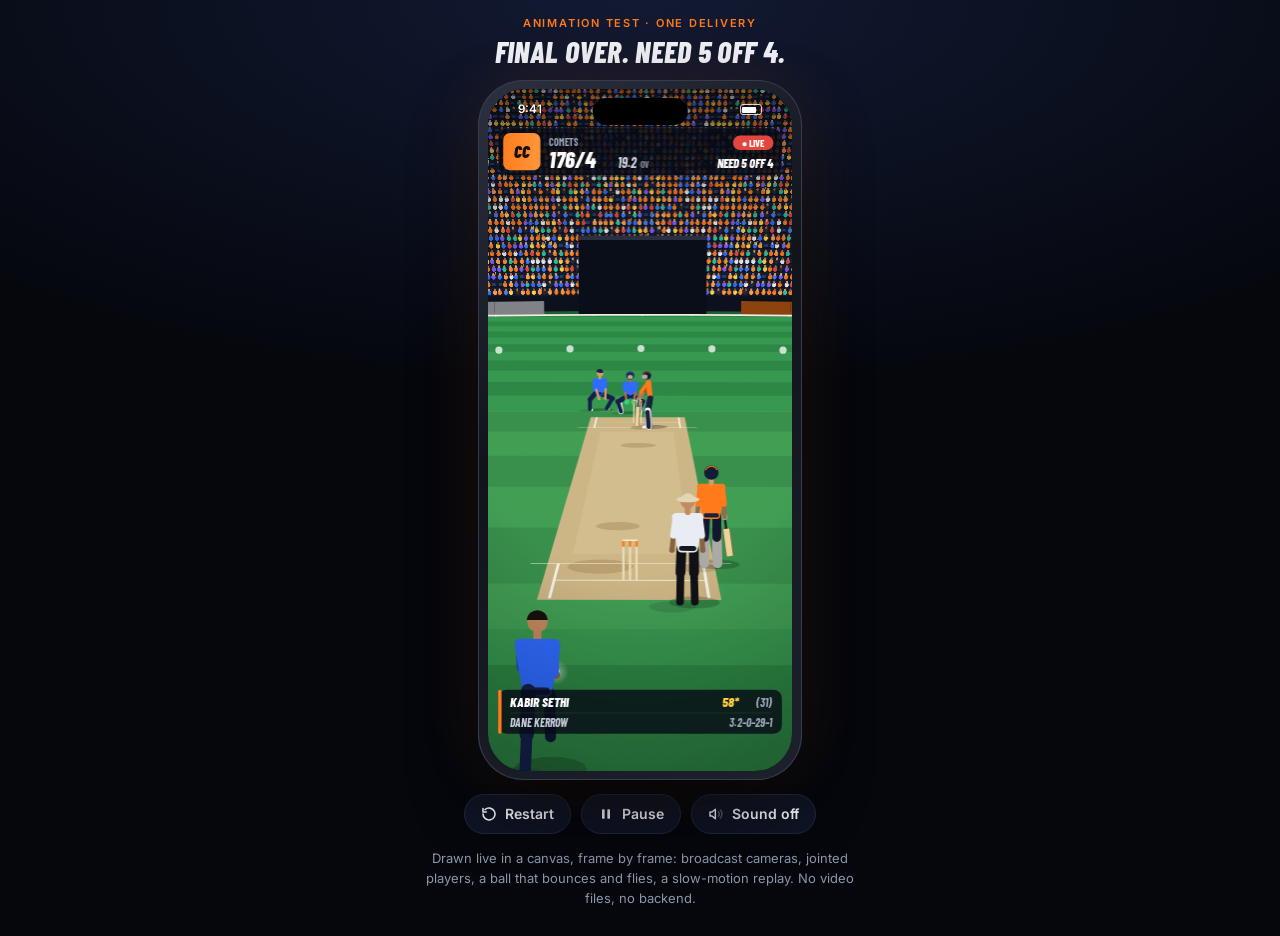
<file: demos/one-ball/index.html>
<!doctype html>
<html lang="en">
<head>
<meta charset="utf-8">
<meta name="viewport" content="width=device-width, initial-scale=1, viewport-fit=cover">
<title>One Ball</title>
<link rel="preconnect" href="https://fonts.googleapis.com">
<link rel="preconnect" href="https://fonts.gstatic.com" crossorigin>
<link href="https://fonts.googleapis.com/css2?family=Barlow+Condensed:ital,wght@0,600;0,700;0,800;1,700;1,800;1,900&family=Inter:wght@400;500;600;700&display=swap" rel="stylesheet">
<style>
  /* Single committed look: a floodlit night match. Same tokens in every scheme. */
  :root{
    --bg:#05070d; --bg-glow:#121a33; --ink:#eef1f7; --muted:#8c95aa; --line:#1f2740;
    --btn:#0e1424; --btn-hover:#2d3753; --accent:#ff7a1a; --accent-ink:#1a0d02; --gold:#ffd23f;
    color-scheme: dark;
  }
  @media (prefers-color-scheme: dark){
    :root:not([data-theme="light"]){
      --bg:#05070d; --bg-glow:#121a33; --ink:#eef1f7; --muted:#8c95aa; --line:#1f2740;
      --btn:#0e1424; --btn-hover:#2d3753; --accent:#ff7a1a; --accent-ink:#1a0d02; --gold:#ffd23f;
    }
  }
  :root[data-theme="dark"]{
    --bg:#05070d; --bg-glow:#121a33; --ink:#eef1f7; --muted:#8c95aa; --line:#1f2740;
    --btn:#0e1424; --btn-hover:#2d3753; --accent:#ff7a1a; --accent-ink:#1a0d02; --gold:#ffd23f;
  }
  *{box-sizing:border-box}
  html,body{margin:0}
  body{
    background:radial-gradient(120% 70% at 50% 0%, var(--bg-glow) 0%, var(--bg) 62%) fixed, var(--bg);
    color:var(--ink); font-family:Inter, system-ui, sans-serif; min-height:100vh; min-height:100svh;
  }
  .stage{
    max-width:720px; margin:0 auto; display:flex; flex-direction:column; align-items:center; gap:14px;
    padding:18px max(16px, env(safe-area-inset-right, 0px)) 28px max(16px, env(safe-area-inset-left, 0px));
  }
  .intro{text-align:center}
  .kicker{font:600 11px/1 Inter, sans-serif; letter-spacing:.16em; text-transform:uppercase; color:var(--accent); margin:0 0 7px}
  h1{font:italic 800 30px/1 "Barlow Condensed", "Arial Narrow", sans-serif; margin:0; text-transform:uppercase; letter-spacing:.01em}
  .phone{
    --w: min(360px, calc(100vw - 32px), calc((100vh - 200px) * 0.4615));
    width:var(--w); aspect-ratio:9 / 19.5; position:relative;
    border-radius:calc(var(--w) * .14); padding:calc(var(--w) * .028);
    background:linear-gradient(145deg,#2c3140,#11141b 42%,#1d212c);
    box-shadow:0 0 0 1px #363c4d inset, 0 30px 80px -20px rgba(0,0,0,.85), 0 0 70px -12px rgba(255,122,26,.18);
  }
  @supports (height:100svh){ .phone{ --w: min(360px, calc(100vw - 32px), calc((100svh - 200px) * 0.4615)); } }
  .screen{position:relative; width:100%; height:100%; border-radius:calc(var(--w) * .115); overflow:hidden; background:#000}
  canvas{display:block; width:100%; height:100%}
  .island{position:absolute; top:calc(var(--w) * .028); left:50%; transform:translateX(-50%); width:31%; height:calc(var(--w) * .082); background:#000; border-radius:999px; z-index:5}
  .status{position:absolute; top:calc(var(--w) * .047); left:0; right:0; display:flex; justify-content:space-between; padding:0 10%; font:600 calc(var(--w) * .036)/1 Inter, sans-serif; color:#fff; z-index:4; pointer-events:none}
  .status .bat{display:inline-block; width:1.9em; height:.95em; border:1.5px solid rgba(255,255,255,.8); border-radius:3px; position:relative; vertical-align:-1px}
  .status .bat::after{content:""; position:absolute; inset:1.5px; right:25%; background:#fff; border-radius:1px}
  .endcard{
    position:absolute; inset:0; z-index:6; display:flex; flex-direction:column; align-items:center; justify-content:flex-end;
    gap:calc(var(--w) * .025); padding:0 9% 22%; text-align:center;
    background:linear-gradient(180deg, rgba(5,7,13,0) 25%, rgba(5,7,13,.86) 62%, rgba(5,7,13,.95));
    opacity:0; pointer-events:none; transition:opacity .6s ease;
  }
  .endcard.show{opacity:1; pointer-events:auto}
  .endcard .tag{font:700 calc(var(--w) * .033)/1 Inter, sans-serif; letter-spacing:.18em; color:var(--gold); text-transform:uppercase}
  .endcard .big{font:italic 900 calc(var(--w) * .15)/.9 "Barlow Condensed", "Arial Narrow", sans-serif; text-transform:uppercase; color:#fff}
  .endcard .big span{color:var(--accent)}
  .endcard .sub{font:500 calc(var(--w) * .038)/1.4 Inter, sans-serif; color:#c8cedb}
  .endcard .pom{margin-top:calc(var(--w) * .02); font:600 calc(var(--w) * .036)/1.3 Inter, sans-serif; color:#fff; padding:.7em 1em; border:1px solid rgba(255,255,255,.14); border-radius:12px; background:rgba(255,255,255,.04)}
  .endcard .pom b{color:var(--gold)}
  .endcard .btn{margin-top:calc(var(--w) * .03)}
  .bigplay{
    position:absolute; z-index:6; left:50%; top:50%; transform:translate(-50%,-50%);
    width:calc(var(--w) * .24); height:calc(var(--w) * .24); border-radius:50%; border:0; cursor:pointer;
    background:rgba(255,122,26,.95); box-shadow:0 10px 40px rgba(0,0,0,.5); display:grid; place-items:center;
  }
  .bigplay[hidden]{display:none}
  .bigplay svg{width:38%; height:38%; margin-left:8%}
  .controls{display:flex; gap:10px; flex-wrap:wrap; justify-content:center}
  .btn{
    appearance:none; border:1px solid var(--line); background:var(--btn); color:var(--ink); cursor:pointer;
    font:600 14px/1 Inter, sans-serif; padding:11px 16px; border-radius:999px; display:inline-flex; gap:8px; align-items:center;
  }
  .btn:hover{border-color:var(--btn-hover)}
  .btn:focus-visible, .bigplay:focus-visible{outline:2px solid var(--gold); outline-offset:3px}
  .btn.primary{background:var(--accent); border-color:var(--accent); color:var(--accent-ink)}
  .btn svg{width:16px; height:16px}
  .note{max-width:430px; text-align:center; color:var(--muted); font:400 13px/1.55 Inter, sans-serif; margin:0}
</style>
</head>
<body>

<main class="stage">
  <header class="intro">
    <p class="kicker">Animation test · one delivery</p>
    <h1>Final over. Need 5 off 4.</h1>
  </header>

  <div class="phone">
    <div class="screen" id="screen">
      <canvas id="cv" aria-label="Animated cricket delivery: the bowler runs in, the batter hits a six, then a slow-motion replay"></canvas>
      <div class="island"></div>
      <div class="status"><span>9:41</span><span><span class="bat"></span></span></div>
      <button class="bigplay" id="bigplay" hidden aria-label="Play the ball">
        <svg viewBox="0 0 24 24" fill="#1a0d02"><path d="M6 4l14 8-14 8z"/></svg>
      </button>
      <div class="endcard" id="endcard" aria-live="polite">
        <div class="tag">Result</div>
        <div class="big">Comets <span>win</span></div>
        <div class="sub">by 6 wickets · 3 balls to spare</div>
        <div class="pom">Player of the match<br><b>Kabir Sethi</b> 64* (32)</div>
        <button class="btn primary" id="again">
          <svg viewBox="0 0 24 24" fill="none" stroke="currentColor" stroke-width="2.4" stroke-linecap="round" stroke-linejoin="round"><path d="M3 12a9 9 0 1 0 3-6.7"/><path d="M3 4v5h5"/></svg>
          Watch again
        </button>
      </div>
    </div>
  </div>

  <div class="controls">
    <button class="btn" id="restart">
      <svg viewBox="0 0 24 24" fill="none" stroke="currentColor" stroke-width="2.4" stroke-linecap="round" stroke-linejoin="round"><path d="M3 12a9 9 0 1 0 3-6.7"/><path d="M3 4v5h5"/></svg>
      Restart
    </button>
    <button class="btn" id="pause">
      <svg id="pauseIcon" viewBox="0 0 24 24" fill="currentColor"><rect x="6" y="5" width="4" height="14" rx="1"/><rect x="14" y="5" width="4" height="14" rx="1"/></svg>
      <span id="pauseLabel">Pause</span>
    </button>
    <button class="btn" id="sound" aria-pressed="false">
      <svg viewBox="0 0 24 24" fill="none" stroke="currentColor" stroke-width="2.2" stroke-linecap="round" stroke-linejoin="round"><path d="M11 5L6 9H3v6h3l5 4z"/><path id="waves" d="M15.5 8.5a5 5 0 0 1 0 7M18.5 6a8.5 8.5 0 0 1 0 12" opacity=".3"/></svg>
      <span id="soundLabel">Sound off</span>
    </button>
  </div>
  <p class="note">Drawn live in a canvas, frame by frame: broadcast cameras, jointed players, a ball that bounces and flies, a slow-motion replay. No video files, no backend.</p>
</main>

<script>
(() => {
'use strict';
const cv = document.getElementById('cv');
const ctx = cv.getContext('2d');
let W = 360, H = 780, DPR = 1, U = 1;
const NEAR = 0.25;
const REDUCED = window.matchMedia && matchMedia('(prefers-reduced-motion: reduce)').matches;

/* ---------------- math ---------------- */
const add=(a,b)=>[a[0]+b[0],a[1]+b[1],a[2]+b[2]];
const sub=(a,b)=>[a[0]-b[0],a[1]-b[1],a[2]-b[2]];
const mul=(a,k)=>[a[0]*k,a[1]*k,a[2]*k];
const dot=(a,b)=>a[0]*b[0]+a[1]*b[1]+a[2]*b[2];
const cross=(a,b)=>[a[1]*b[2]-a[2]*b[1],a[2]*b[0]-a[0]*b[2],a[0]*b[1]-a[1]*b[0]];
const len=a=>Math.hypot(a[0],a[1],a[2]);
const norm=a=>{const l=len(a)||1;return [a[0]/l,a[1]/l,a[2]/l]};
const lerp=(a,b,t)=>a+(b-a)*t;
const lerp3=(a,b,t)=>[a[0]+(b[0]-a[0])*t,a[1]+(b[1]-a[1])*t,a[2]+(b[2]-a[2])*t];
const clamp=(x,a,b)=>x<a?a:x>b?b:x;
const c01=x=>clamp(x,0,1);
const sm=x=>{x=c01(x);return x*x*(3-2*x)};
const ramp=(t,a,b)=>sm((t-a)/(b-a));
const easeOutBack=x=>{const c1=1.9,c3=c1+1;return 1+c3*Math.pow(x-1,3)+c1*Math.pow(x-1,2)};
const easeOut=x=>1-Math.pow(1-c01(x),3);
const DEG=Math.PI/180, UP=[0,1,0];
function rng(seed){let a=seed>>>0;return()=>{a=a+0x6D2B79F5|0;let t=Math.imul(a^a>>>15,1|a);t=t+Math.imul(t^t>>>7,61|t)^t;return((t^t>>>14)>>>0)/4294967296}}
function hash(n){const x=Math.sin(n*127.1+311.7)*43758.5453;return x-Math.floor(x)}

/* Monotone cubic keyframes: keys = [[t, ...values]] */
function track(rows){ return rows.map(r=>({t:r[0], v:r.slice(1)})); }
function sample(keys, t){
  const n=keys.length;
  if(t<=keys[0].t) return keys[0].v.slice();
  if(t>=keys[n-1].t) return keys[n-1].v.slice();
  let i=0; while(i<n-2 && t>keys[i+1].t) i++;
  const k0=keys[i], k1=keys[i+1], dt=k1.t-k0.t, u=(t-k0.t)/dt;
  const u2=u*u,u3=u2*u, h00=2*u3-3*u2+1,h10=u3-2*u2+u,h01=-2*u3+3*u2,h11=u3-u2;
  const km=keys[i-1], kp=keys[i+2], out=new Array(k0.v.length);
  for(let j=0;j<out.length;j++){
    const d=(k1.v[j]-k0.v[j])/dt;
    let m0=0,m1=0;
    if(km){const dm=(k0.v[j]-km.v[j])/(k0.t-km.t); m0=dm*d>0?2*dm*d/(dm+d):0;}
    if(kp){const dp=(kp.v[j]-k1.v[j])/(kp.t-k1.t); m1=dp*d>0?2*dp*d/(dp+d):0;}
    out[j]=h00*k0.v[j]+h10*dt*m0+h01*k1.v[j]+h11*dt*m1;
  }
  return out;
}
const s1=(keys,t)=>sample(keys,t)[0];

function ik(a, c, l1, l2, bend){
  const d=sub(c,a); let dist=len(d)||1e-4; const dn=mul(d,1/dist);
  dist=Math.min(dist,l1+l2-1e-3);
  const x=(l1*l1-l2*l2+dist*dist)/(2*dist), h=Math.sqrt(Math.max(0,l1*l1-x*x));
  const p=norm(sub(bend,mul(dn,dot(bend,dn))));
  return add(add(a,mul(dn,x)),mul(p,h));
}

/* ---------------- camera ---------------- */
function makeCam(pos, target, fov, roll=0){
  const fwd=norm(sub(target,pos));
  let right=norm(cross(UP,fwd)), up=cross(fwd,right);
  if(roll){const c=Math.cos(roll),s=Math.sin(roll);const r2=add(mul(right,c),mul(up,s));up=add(mul(up,c),mul(right,-s));right=r2;}
  return {pos,fwd,right,up,f:(H/2)/Math.tan(fov*DEG/2)};
}
function toCam(cam,p){const d=sub(p,cam.pos);return [dot(d,cam.right),dot(d,cam.up),dot(d,cam.fwd)];}
function projC(cam,c){if(c[2]<NEAR)return null;const s=cam.f/c[2];return {x:W/2+c[0]*s,y:H/2-c[1]*s,s,z:c[2]};}
function proj(cam,p){return projC(cam,toCam(cam,p));}
function clipNear(c){
  const out=[];
  for(let i=0;i<c.length;i++){
    const a=c[i],b=c[(i+1)%c.length],ai=a[2]>=NEAR,bi=b[2]>=NEAR;
    if(ai)out.push(a);
    if(ai!==bi){const t=(NEAR-a[2])/(b[2]-a[2]);out.push([a[0]+(b[0]-a[0])*t,a[1]+(b[1]-a[1])*t,NEAR]);}
  }
  return out;
}
function polyPath(cam, pts){
  const c=clipNear(pts.map(p=>toCam(cam,p)));
  if(c.length<3)return false;
  ctx.beginPath();
  for(let i=0;i<c.length;i++){const s=cam.f/c[i][2],x=W/2+c[i][0]*s,y=H/2-c[i][1]*s;i?ctx.lineTo(x,y):ctx.moveTo(x,y);}
  ctx.closePath();return true;
}
function fillPoly(cam,pts,col){if(polyPath(cam,pts)){ctx.fillStyle=col;ctx.fill();}}
function line3(cam,a,b,wM,col,minW=0.6){
  let ca=toCam(cam,a),cb=toCam(cam,b);
  if(ca[2]<NEAR&&cb[2]<NEAR)return;
  if(ca[2]<NEAR){const t=(NEAR-ca[2])/(cb[2]-ca[2]);ca=[ca[0]+(cb[0]-ca[0])*t,ca[1]+(cb[1]-ca[1])*t,NEAR];}
  if(cb[2]<NEAR){const t=(NEAR-cb[2])/(ca[2]-cb[2]);cb=[cb[0]+(ca[0]-cb[0])*t,cb[1]+(ca[1]-cb[1])*t,NEAR];}
  const pa=projC(cam,ca),pb=projC(cam,cb);
  ctx.strokeStyle=col;ctx.lineWidth=Math.max(minW*DPR,wM*(pa.s+pb.s)/2);
  ctx.beginPath();ctx.moveTo(pa.x,pa.y);ctx.lineTo(pb.x,pb.y);ctx.stroke();
}
function groundCircle(c,r,n=18){const o=[];for(let i=0;i<n;i++){const a=i/n*Math.PI*2;o.push([c[0]+Math.cos(a)*r,0.01,c[2]+Math.sin(a)*r*0.9]);}return o;}

/* ---------------- colours ---------------- */
function shade(hex,k){const n=parseInt(hex.slice(1),16);const r=Math.round(((n>>16)&255)*k),g=Math.round(((n>>8)&255)*k),b=Math.round((n&255)*k);return `rgb(${Math.min(255,r)},${Math.min(255,g)},${Math.min(255,b)})`;}
function kit(o){o.dk={};for(const k in o){if(typeof o[k]==='string'&&o[k][0]==='#')o.dk[k]=shade(o[k],0.7);}return o;}
const SKINS=['#b7794f','#d29a6e','#8f5d3b','#c48a60','#e0b089','#a86d45'];
const KIT_BAT=kit({shirt:'#ff7a1a',pants:'#1a2140',skin:'#b7794f',head:'helmet',helmet:'#141b36',trim:'#ff7a1a',pads:'#f4f3ee',gloves:'#f4f3ee',shoe:'#f2f2f2'});
const KIT_NS=kit({shirt:'#ff7a1a',pants:'#1a2140',skin:'#d29a6e',head:'helmet',helmet:'#141b36',trim:'#ff7a1a',pads:'#f4f3ee',gloves:'#f4f3ee',shoe:'#f2f2f2'});
const KIT_BOWL=kit({shirt:'#2f6bff',pants:'#14214d',skin:'#c48a60',head:'hair',hair:'#17110d',shoe:'#f2f2f2'});
const KIT_KEEP=kit({shirt:'#2f6bff',pants:'#14214d',skin:'#a86d45',head:'helmet',helmet:'#14214d',trim:'#2f6bff',pads:'#f4f3ee',gloves:'#36d17c',shoe:'#f2f2f2',bigGloves:true});
const KIT_UMP=kit({shirt:'#e9edf3',pants:'#15181f',skin:'#c48a60',head:'hat',hat:'#e2d6b6',shoe:'#15181f'});
const fieldKit=i=>kit({shirt:'#2f6bff',pants:'#14214d',skin:SKINS[i%SKINS.length],head:'cap',cap:'#14214d',shoe:'#f2f2f2'});

/* ---------------- the delivery: timings ---------------- */
const B=[0.35,0,18.95];               // batter's stance base
const T_REL=2.42, T_B=2.80, T_C=2.885, FLY=3.05, T_LAND=T_C+FLY;
const P_B=[0.0,0,14.8], P_LAND=[52,7.3,-46];
let P_REL,P_C,V1,V2,V3;

/* ---------------- bowler ---------------- */
const BP=(()=>{const rows=[];
  for(let t=0;t<2.0-1e-6;t+=0.1){const u=t/2;rows.push([t,-1.15+0.4*u,0.98,-16+13.4*(0.88*u+0.12*u*u)]);}
  rows.push([2.0,-0.75,1.0,-2.6],[2.13,-0.7,1.26,-1.6],[2.26,-0.66,0.97,-0.75],[2.36,-0.6,0.9,0.05],[2.42,-0.58,0.93,0.5],
    [2.55,-0.62,0.88,1.3],[2.75,-0.8,0.86,2.3],[3.0,-1.1,0.92,3.35],[3.3,-1.45,0.95,4.25],[3.6,-1.75,0.97,4.85],
    [4.0,-1.98,0.98,5.2],[4.5,-2.05,0.98,5.3],[20,-2.05,0.98,5.3]);
  return track(rows);})();
const THETA=track([[0,140],[2.0,140],[2.13,110],[2.26,-20],[2.36,-110],[2.42,-192],[2.5,-265],[2.62,-325],[2.9,-345],[3.5,-358],[20,-358]]);
const PSI=track([[0,150],[2.0,150],[2.13,165],[2.26,175],[2.36,120],[2.42,30],[2.55,-30],[2.75,-40],[3.2,-12],[3.6,-4],[20,-4]]);
const RHO=track([[0,0],[2.0,0.3],[2.26,1.25],[2.36,1.0],[2.42,0.1],[2.62,-0.7],[3.0,-0.3],[3.6,0],[20,0]]);
const LEAN=track([[0,0.1],[2.0,0.08],[2.13,0.0],[2.26,-0.12],[2.42,0.14],[2.6,0.3],[3.0,0.15],[3.6,0.04],[20,0.04]]);
const pelvisXZ=t=>{const v=sample(BP,t);return [v[0],v[2]];};
const FEET_L=[],FEET_R=[];
(()=>{
  for(let k=-2;k<=8;k++){
    const ton=1.88-(8-k)*0.22, isL=((8-k)%2===0);
    const p=pelvisXZ(Math.max(0,ton+0.06));
    (isL?FEET_L:FEET_R).push({ton,toff:ton+0.12,p:[p[0]+(isL?-0.1:0.1),p[1]+(ton<0?ton*6.6:0)],lift:0.34});
  }
  FEET_L[FEET_L.length-1].toff=2.0;
  FEET_R.push({ton:2.26,toff:2.5,p:[-0.62,-0.35],lift:0.42});
  FEET_L.push({ton:2.36,toff:2.62,p:[-0.5,0.95],lift:0.55});
  FEET_R.push({ton:2.66,toff:2.78,p:[-0.8,2.35],lift:0.3});
  FEET_L.push({ton:2.92,toff:3.05,p:[-1.15,3.45],lift:0.26});
  FEET_R.push({ton:3.2,toff:3.34,p:[-1.5,4.3],lift:0.2});
  FEET_L.push({ton:3.5,toff:3.62,p:[-1.82,4.95],lift:0.15});
  FEET_R.push({ton:3.86,toff:99,p:[-1.93,5.32],lift:0.1});
  FEET_L.push({ton:4.25,toff:99,p:[-2.16,5.2],lift:0.08});
})();
function footPos(list,t){
  for(let i=0;i<list.length;i++){
    const pl=list[i];
    if(t<pl.ton){
      if(i===0)return [pl.p[0],0.07,pl.p[1]];
      const pr=list[i-1],u=c01((t-pr.toff)/(pl.ton-pr.toff)),e=sm(u);
      return [lerp(pr.p[0],pl.p[0],e),0.07+pl.lift*Math.sin(Math.PI*Math.pow(u,0.75)),lerp(pr.p[1],pl.p[1],e)];
    }
    if(t<=pl.toff)return [pl.p[0],0.07,pl.p[1]];
  }
  const l=list[list.length-1];return [l.p[0],0.07,l.p[1]];
}
function armSwing(sh,F,a,bend){
  const d1=add(mul(UP,-Math.cos(a)),mul(F,Math.sin(a))), el=add(sh,mul(d1,0.3));
  const d2=add(mul(UP,-Math.cos(a+bend)),mul(F,Math.sin(a+bend)));
  return {el,ha:add(el,mul(d2,0.28))};
}
function bowlerPose(t){
  const pv=sample(BP,t);
  let y=pv[1]; if(t<2.0) y+=0.035*Math.sin(2*Math.PI*(t-0.02)/0.22)*(1-ramp(t,1.8,2.0));
  const h=-0.35*ramp(t,2.6,3.6), F=[Math.sin(h),0,Math.cos(h)], R=[Math.cos(h),0,-Math.sin(h)];
  const pel=[pv[0],y,pv[2]];
  const rho=s1(RHO,t)+(t<2.0?0.2*Math.sin(2*Math.PI*t/0.44):0), lean=s1(LEAN,t);
  const hipAx=add(mul(R,Math.cos(rho*0.5)),mul(F,-Math.sin(rho*0.5)));
  const lhip=add(pel,mul(hipAx,-0.1)), rhip=add(pel,mul(hipAx,0.1));
  const shAx=add(mul(R,Math.cos(rho)),mul(F,-Math.sin(rho)));
  const sc=add(add(pel,[0,0.5,0]),mul(F,lean));
  const lsh=add(sc,mul(shAx,-0.19)), rsh=add(sc,mul(shAx,0.19));
  const neck=add(sc,[0,0.08,0]), head=add(add(neck,[0,0.17,0]),mul(F,0.04));
  const lft=footPos(FEET_L,t), rft=footPos(FEET_R,t);
  const lkn=ik(lhip,lft,0.47,0.47,F), rkn=ik(rhip,rft,0.47,0.47,F);
  const runW=1-ramp(t,1.9,2.08), ph=2*Math.PI*t/0.44;
  const ra=armSwing(rsh,F,0.85*Math.sin(ph),1.45), la=armSwing(lsh,F,-0.85*Math.sin(ph),1.45);
  const th=s1(THETA,t)*DEG, ps=s1(PSI,t)*DEG;
  const across=ramp(t,2.44,2.62)*(1-ramp(t,2.9,3.4));
  const dB=add(mul(UP,-Math.cos(th)),mul(F,Math.sin(th)));
  const rhaD=add(add(rsh,mul(dB,0.66)),mul(R,-0.45*across)), relD=add(lerp3(rsh,rhaD,0.48),mul(R,0.03));
  const dL=add(add(mul(UP,-Math.cos(ps)),mul(F,Math.sin(ps))),mul(R,-0.15));
  const ps2=ps+18*DEG, dL2=add(mul(UP,-Math.cos(ps2)),mul(F,Math.sin(ps2)));
  const lelD=add(lsh,mul(norm(dL),0.31)), lhaD=add(lelD,mul(dL2,0.29));
  return {F,J:{pel,lhip,rhip,lkn,rkn,lft,rft,lsh,rsh,neck,head,
    lel:lerp3(lelD,la.el,runW),lha:lerp3(lhaD,la.ha,runW),rel:lerp3(relD,ra.el,runW),rha:lerp3(rhaD,ra.ha,runW)}};
}

/* ---------------- batter (keyframed, offsets from B) ---------------- */
const BAT_JOINTS=['pel','lhip','rhip','lft','rft','neck','head','lsh','rsh','lel','rel','g','toe','rha'];
const BATK=[
 [0.0,{pel:[0.05,0.95,0.03],lhip:[0.04,0.93,-0.09],rhip:[0.06,0.93,0.15],lft:[0,0.07,-0.26],rft:[0.03,0.07,0.24],neck:[-0.03,1.44,0],head:[-0.07,1.61,-0.08],lsh:[-0.03,1.41,-0.16],rsh:[0.01,1.39,0.16],lel:[-0.24,1.12,-0.1],rel:[-0.17,1.06,0.14],g:[-0.31,0.9,0.01],toe:[-0.37,0.05,-0.08]}],
 [2.2,'same'],
 [2.36,{rft:[-0.02,0.07,0.21],g:[-0.27,0.97,0.05],toe:[-0.3,0.16,-0.04]}],
 [2.58,{pel:[0.03,0.92,-0.08],lhip:[0.01,0.91,-0.2],rhip:[0.05,0.91,0.06],lft:[-0.02,0.22,-0.55],rft:[-0.02,0.07,0.21],neck:[-0.05,1.42,-0.12],head:[-0.1,1.57,-0.24],lsh:[-0.05,1.39,-0.28],rsh:[0.03,1.37,0.05],lel:[-0.24,1.22,-0.12],rel:[-0.08,1.1,0.2],g:[-0.12,1.3,0.12],toe:[-0.02,1.92,0.62]}],
 [2.76,{pel:[0.01,0.83,-0.42],lhip:[-0.01,0.83,-0.55],rhip:[0.04,0.83,-0.29],lft:[-0.06,0.07,-0.98],rft:[-0.02,0.07,0.21],neck:[-0.07,1.33,-0.62],head:[-0.13,1.47,-0.78],lsh:[-0.09,1.31,-0.76],rsh:[0.04,1.3,-0.46],lel:[-0.27,1.2,-0.58],rel:[-0.1,1.1,-0.22],g:[-0.13,1.38,-0.34],toe:[-0.02,2.08,0.12]}],
 [T_C,{pel:[0,0.82,-0.48],lhip:[-0.02,0.82,-0.61],rhip:[0.03,0.82,-0.35],lft:[-0.06,0.07,-0.98],rft:[-0.02,0.08,0.2],neck:[-0.09,1.32,-0.68],head:[-0.16,1.45,-0.84],lsh:[-0.12,1.3,-0.82],rsh:[0,1.29,-0.52],lel:[-0.3,1.1,-0.86],rel:[-0.2,1.02,-0.66],g:[-0.29,0.96,-0.98],toe:[-0.38,0.18,-1.3]}],
 [3.15,{pel:[-0.01,0.87,-0.52],lhip:[-0.04,0.87,-0.63],rhip:[0.02,0.87,-0.4],lft:[-0.06,0.07,-0.98],rft:[-0.04,0.13,0.12],neck:[-0.06,1.4,-0.7],head:[-0.07,1.57,-0.8],lsh:[0.05,1.37,-0.83],rsh:[-0.17,1.35,-0.6],lel:[-0.05,1.62,-1.0],rel:[-0.28,1.52,-0.78],g:[-0.14,1.82,-0.85],toe:[0.22,2.25,-0.2]}],
 [3.45,{g:[-0.12,1.86,-0.84],toe:[0.26,2.27,-0.22]}],
 [4.3,{pel:[0,0.92,-0.5],lhip:[-0.03,0.92,-0.6],rhip:[0.03,0.92,-0.4],lft:[-0.06,0.07,-0.98],rft:[0,0.07,0],neck:[-0.02,1.45,-0.62],head:[0,1.63,-0.68],lsh:[0.08,1.42,-0.72],rsh:[-0.15,1.41,-0.52],lel:[-0.05,1.2,-0.85],rel:[-0.25,1.18,-0.55],g:[-0.12,1.02,-0.78],toe:[0.25,0.35,-0.95]}],
 [6.95,'same'],
 [7.4,{pel:[0.02,0.97,-0.5],lhip:[0.02,0.96,-0.62],rhip:[0.02,0.96,-0.38],lft:[-0.02,0.07,-0.75],rft:[0.03,0.07,-0.25],neck:[-0.02,1.46,-0.5],head:[-0.05,1.64,-0.5],lsh:[0,1.43,-0.68],rsh:[0,1.43,-0.32],lel:[-0.12,1.72,-0.74],rel:[-0.12,1.72,-0.2],g:[-0.08,2.04,-0.64],toe:[-0.13,2.88,-0.76],rha:[-0.08,1.98,-0.16]}],
 [8.2,{g:[-0.06,2.1,-0.6],toe:[-0.06,2.94,-0.64],rha:[-0.07,2.04,-0.14]}],
 [9.0,{g:[-0.08,2.05,-0.62],toe:[-0.12,2.89,-0.74],rha:[-0.08,1.99,-0.15]}],
];
const BATTRACK=(()=>{
  let prev=null;const rows=[];
  for(const [t,k] of BATK){
    const pose=k==='same'?{...prev}:{...prev,...k};
    if(!k.rha||k==='same'){ if(!(k&&k.rha)){const D=norm(sub(pose.toe,pose.g));pose.rha=add(pose.g,mul(D,0.09));} }
    prev=pose;
    const row=[t];for(const j of BAT_JOINTS)row.push(...pose[j]);rows.push(row);
  }
  return track(rows);
})();
const BAT_BEND=norm([-0.35,0,-1]);
function batterPose(t){
  const v=sample(BATTRACK,t),J={};
  BAT_JOINTS.forEach((n,i)=>{J[n]=[B[0]+v[i*3],B[1]+v[i*3+1],B[2]+v[i*3+2]];});
  const D=norm(sub(J.toe,J.g));
  J.toe=add(J.g,mul(D,0.84));
  J.lha=J.g;
  J.lkn=ik(J.lhip,J.lft,0.47,0.47,BAT_BEND);
  J.rkn=ik(J.rhip,J.rft,0.47,0.47,BAT_BEND);
  const F=norm([-(J.rsh[2]-J.lsh[2])*0.0-1,0,-0.25]);
  return {F,J,bat:{top:add(J.g,mul(D,-0.07)),grip:add(J.g,mul(D,0.25)),toe:J.toe}};
}
function batSweet(t){const p=batterPose(t);const D=norm(sub(p.J.toe,p.J.g));return add(p.J.g,mul(D,0.6));}

/* ---------------- ball ---------------- */
function initBall(){
  P_REL=add(bowlerPose(T_REL).J.rha,[0,0.02,0.03]);
  const d1=T_B-T_REL; V1=[(P_B[0]-P_REL[0])/d1,(P_B[1]-P_REL[1]+4.905*d1*d1)/d1,(P_B[2]-P_REL[2])/d1];
  P_C=batSweet(T_C);
  const d2=T_C-T_B; V2=[(P_C[0]-P_B[0])/d2,(P_C[1]+4.905*d2*d2)/d2,(P_C[2]-P_B[2])/d2];
  V3=[(P_LAND[0]-P_C[0])/FLY,(P_LAND[1]-P_C[1]+4.905*FLY*FLY)/FLY,(P_LAND[2]-P_C[2])/FLY];
}
function ballAt(t){
  if(t<T_REL){return add(bowlerPose(t).J.rha,[0,0.02,0.03]);}
  if(t<T_B){const d=t-T_REL;return [P_REL[0]+V1[0]*d,P_REL[1]+V1[1]*d-4.905*d*d,P_REL[2]+V1[2]*d];}
  if(t<T_C){const d=t-T_B;return [P_B[0]+V2[0]*d,V2[1]*d-4.905*d*d,P_B[2]+V2[2]*d];}
  if(t<T_LAND){const d=t-T_C;return [P_C[0]+V3[0]*d,P_C[1]+V3[1]*d-4.905*d*d,P_C[2]+V3[2]*d];}
  const d=Math.min(t-T_LAND,0.5);return [P_LAND[0]+V3[0]*0.12*d,P_LAND[1]+Math.max(0,2.2*d-4.9*d*d),P_LAND[2]+V3[2]*0.12*d];
}
const ballVisible=t=>t<T_LAND+0.35;

/* ---------------- other players ---------------- */
function genericPose(o){
  const F=[Math.sin(o.h),0,Math.cos(o.h)],R=[Math.cos(o.h),0,-Math.sin(o.h)];
  const cr=o.crouch||0, amp=o.amp||0, ph=o.ph||0, run=!!o.run;
  const stride=run?0.5:0.28, lift=run?0.26:0.08;
  const pelY=0.95-cr*0.42-(run?0.05*amp:0)+Math.abs(Math.sin(ph))*0.03*amp;
  const pel=[o.x,pelY,o.z];
  const lhip=add(pel,mul(R,-0.1)),rhip=add(pel,mul(R,0.1));
  const fw=0.12+cr*0.2;
  const foot=(side,p)=>add(add([o.x,0.07+Math.max(0,Math.cos(p))*lift*amp,o.z],mul(R,side*fw)),mul(F,Math.sin(p)*stride*amp+cr*0.06));
  const lft=foot(-1,ph),rft=foot(1,ph+Math.PI);
  const kb=norm(add(F,[0,0.1,0]));
  const lkn=ik(lhip,lft,0.47,0.47,add(kb,mul(R,-cr*0.8))),rkn=ik(rhip,rft,0.47,0.47,add(kb,mul(R,cr*0.8)));
  const sc=add(add(pel,[0,0.5-cr*0.04,0]),mul(F,0.06+cr*0.16+(run?0.12*amp:0)));
  const lsh=add(sc,mul(R,-0.19)),rsh=add(sc,mul(R,0.19));
  const neck=add(sc,[0,0.08,0]),head=add(add(neck,[0,0.17,0]),mul(F,0.03));
  let lel,lha,rel,rha;
  const arms=o.arms||'side';
  if(arms==='up'){lel=add(lsh,[0,0.3,0]);lha=add(lsh,add([0,0.6,0],mul(R,-0.06)));rel=add(rsh,[0,0.3,0]);rha=add(rsh,add([0,0.6,0],mul(R,0.06)));}
  else if(arms==='ready'||arms==='keeper'){
    const low=arms==='keeper'?-0.12:0.12, fwd=arms==='keeper'?0.42:0.34;
    lha=add(add(pel,mul(F,fwd)),add([0,low,0],mul(R,-0.11)));rha=add(add(pel,mul(F,fwd)),add([0,low,0],mul(R,0.11)));
    lel=ik(lsh,lha,0.31,0.29,add(mul(R,-1),[0,-0.5,0]));rel=ik(rsh,rha,0.31,0.29,add(R,[0,-0.5,0]));
  } else {
    const a=armSwing(lsh,F,-(run?0.9:0.35)*amp*Math.sin(ph),run?1.4:0.35),b=armSwing(rsh,F,(run?0.9:0.35)*amp*Math.sin(ph),run?1.4:0.35);
    lel=add(a.el,mul(R,-0.04));lha=add(a.ha,mul(R,-0.06));rel=add(b.el,mul(R,0.04));rha=add(b.ha,mul(R,0.06));
  }
  return {F,J:{pel,lhip,rhip,lkn,rkn,lft,rft,lsh,rsh,neck,head,lel,lha,rel,rha}};
}
const TO_BAT=(x,z)=>Math.atan2(B[0]-x,B[2]-z);
const FIELDERS=[
  {x:-1.35,z:23.1,slip:true},{x:-24,z:18},{x:-22,z:6},{x:-10,z:-4},{x:11,z:-3},
  {x:24,z:12},{x:22,z:23},{x:30,z:50},{x:38,z:-36,longOn:true},
].map((f,i)=>({...f,kit:fieldKit(i+1)}));
(()=>{ // long-on's sprint target: the rope, on the line of the ball
  const f=FIELDERS.find(f=>f.longOn);
  const d=norm([P_LAND[0]-f.x,0,P_LAND[2]-f.z]);
  let k=0;while(Math.hypot(f.x+d[0]*k,f.z+d[2]*k-10)<63.4)k+=0.1;
  f.run={d,dist:k,t0:3.05,speed:6.8};
})();
function fielderPose(f,t){
  const inDir=norm([B[0]-f.x,0,B[2]-f.z]);
  const walk=f.slip?0:1.6*ramp(t,1.25,2.45);
  let x=f.x+inDir[0]*walk,z=f.z+inDir[2]*walk,h=TO_BAT(f.x,f.z),amp=(!f.slip&&t>1.25&&t<2.45)?0.7:0,ph=walk/0.62*Math.PI;
  let crouch=f.slip?(1-ramp(t,2.9,3.3))*0.9:0.25*ramp(t,2.2,2.5)*(1-ramp(t,2.95,3.2));
  let arms=f.slip?'keeper':(crouch>0.05?'ready':'side'),run=false;
  if(f.run&&t>f.run.t0){
    const d=Math.min(f.run.dist,(t-f.run.t0)*f.run.speed*Math.min(1,(t-f.run.t0)*2.5));
    x+=f.run.d[0]*d;z+=f.run.d[2]*d;h=Math.atan2(f.run.d[0],f.run.d[2]);
    const moving=d<f.run.dist;amp=moving?1:Math.max(0,1-(t-f.run.t0-f.run.dist/f.run.speed)*3);run=true;ph=d/1.15*Math.PI;crouch=0;arms='side';
  } else if(t>3.0&&!f.slip){ // turn to watch the ball
    const bp=ballAt(Math.min(t,T_LAND));const hb=Math.atan2(bp[0]-x,bp[2]-z);h=lerp(h,hb,ramp(t,3.0,3.5));
  }
  return genericPose({x,z,h,crouch,amp,ph,run,arms});
}
function keeperPose(t){
  const c=1-ramp(t,2.95,3.4);
  const h=Math.PI+0.5*ramp(t,3.1,3.8);
  return genericPose({x:-0.25,z:22.4,h,crouch:0.95*c,arms:c>0.4?'keeper':'side'});
}
function umpirePose(t){
  const sig=ramp(t,6.15,6.4);
  const p=genericPose({x:0.95,z:-1.65,h:0,arms:sig>0.5?'up':'side'});
  return p;
}
function nsPose(t){
  const w=1.7*ramp(t,2.25,2.95), moving=t>2.25&&t<2.95;
  const p=genericPose({x:1.45,z:1.0+w,h:0,amp:moving?0.6:0,ph:w/0.6*Math.PI});
  const D=norm([0.15,-1,0.35]);
  p.bat={top:add(p.J.rha,mul(D,-0.07)),grip:add(p.J.rha,mul(D,0.25)),toe:add(p.J.rha,mul(D,0.84))};
  return p;
}

/* ---------------- figure renderer ---------------- */
function figureItem(cam,pose,k,items){
  const J=pose.J,P={};
  for(const n in J){const p=proj(cam,J[n]);if(!p)return;P[n]=p;}
  if(P.pel.x<-W*0.5||P.pel.x>W*1.5||P.pel.y<-H*0.5||P.pel.y>H*1.6)return;
  const F=pose.F, fd=P.pel.z, prims=[];
  const toeL=proj(cam,add(J.lft,mul(F,0.17))),toeR=proj(cam,add(J.rft,mul(F,0.17)));
  const col=(name,z)=>z>fd+0.05?k.dk[name]:k[name];
  const seg=(pa,pb,w,name)=>{if(!pa||!pb)return;const z=(pa.z+pb.z)/2;prims.push({z,f(){ctx.strokeStyle=col(name,z);ctx.lineWidth=Math.max(1,w*(pa.s+pb.s)/2);ctx.beginPath();ctx.moveTo(pa.x,pa.y);ctx.lineTo(pb.x,pb.y);ctx.stroke();}});};
  const dot2=(p,r,name)=>{prims.push({z:p.z-0.01,f(){ctx.fillStyle=col(name,p.z);ctx.beginPath();ctx.arc(p.x,p.y,Math.max(0.8,r*p.s),0,7);ctx.fill();}});};
  for(const sd of ['l','r']){
    const hip=P[sd+'hip'],kn=P[sd+'kn'],ft=P[sd+'ft'],toe=sd==='l'?toeL:toeR;
    seg(hip,kn,0.16,'pants');
    if(k.pads){
      seg(kn,ft,0.13,'pants');
      const top=proj(cam,lerp3(J[sd+'kn'],J[sd+'hip'],0.12));
      seg(top,ft,0.175,'pads');
    } else seg(kn,ft,0.125,'pants');
    seg(ft,toe,0.09,'shoe');
  }
  const torsoZ=(P.lsh.z+P.rsh.z+P.lhip.z+P.rhip.z)/4;
  prims.push({z:torsoZ,f(){
    ctx.fillStyle=k.shirt;ctx.strokeStyle=k.shirt;ctx.lineWidth=Math.max(1,0.13*P.pel.s);
    ctx.beginPath();ctx.moveTo(P.lsh.x,P.lsh.y);ctx.lineTo(P.rsh.x,P.rsh.y);ctx.lineTo(P.rhip.x,P.rhip.y);ctx.lineTo(P.lhip.x,P.lhip.y);ctx.closePath();ctx.fill();ctx.stroke();
    // waist band
    ctx.strokeStyle=k.pants;ctx.lineWidth=Math.max(1,0.08*P.pel.s);ctx.beginPath();ctx.moveTo(P.lhip.x,P.lhip.y);ctx.lineTo(P.rhip.x,P.rhip.y);ctx.stroke();
  }});
  for(const sd of ['l','r']){
    const sh=P[sd+'sh'],el=P[sd+'el'],ha=P[sd+'ha'];
    seg(sh,el,0.105,'shirt');
    seg(el,ha,0.08,'skin');
    if(k.gloves)dot2(ha,k.bigGloves?0.085:0.055,'gloves');else dot2(ha,0.045,'skin');
  }
  seg(P.neck,P.head,0.09,'skin');
  // head
  const hp=P.head, facing=dot(F,norm(sub(cam.pos,J.head)));
  const fp=proj(cam,add(J.head,mul(F,0.1)));
  prims.push({z:hp.z-0.02,f(){drawHead(hp,fp,facing,k);}});
  // bat
  const bat=pose.bat;
  if(bat){
    const a=proj(cam,bat.top),g=proj(cam,bat.grip),b=proj(cam,bat.toe);
    if(a&&g&&b){
      const z=(g.z+b.z)/2;
      prims.push({z:z-0.03,f(){
        ctx.lineCap='round';
        ctx.strokeStyle='#1d1d22';ctx.lineWidth=Math.max(1,0.04*(a.s+g.s)/2);ctx.beginPath();ctx.moveTo(a.x,a.y);ctx.lineTo(g.x,g.y);ctx.stroke();
        ctx.lineCap='butt';
        const w=Math.max(1.5,0.11*(g.s+b.s)/2);
        ctx.strokeStyle='#8f6a37';ctx.lineWidth=w+Math.max(1,w*0.22);ctx.beginPath();ctx.moveTo(g.x,g.y);ctx.lineTo(b.x,b.y);ctx.stroke();
        ctx.strokeStyle='#ecd29c';ctx.lineWidth=w;ctx.beginPath();ctx.moveTo(g.x,g.y);ctx.lineTo(b.x,b.y);ctx.stroke();
        ctx.lineCap='round';
      }});
    }
  }
  items.push({z:fd,f(){prims.sort((p,q)=>q.z-p.z);ctx.lineCap='round';ctx.lineJoin='round';for(const p of prims)p.f();}});
}
function drawHead(p,fp,facing,k){
  const r=Math.max(1.2,0.115*p.s);
  const dx=fp?(fp.x-p.x):0, dy=fp?(fp.y-p.y):0;
  if(k.head==='helmet'){
    ctx.fillStyle=k.skin;ctx.beginPath();ctx.arc(p.x,p.y,r,0,7);ctx.fill();
    ctx.fillStyle=k.helmet;ctx.beginPath();ctx.arc(p.x-dx*0.15,p.y-dy*0.15-r*0.12,r*1.12,0,7);ctx.fill();
    if(facing>-0.1){
      ctx.fillStyle=k.skin;ctx.beginPath();ctx.arc(p.x+dx*0.5,p.y+dy*0.5+r*0.18,r*0.62,0,7);ctx.fill();
      if(r>3){ctx.strokeStyle='#c7ccd6';ctx.lineWidth=Math.max(0.8,r*0.11);
        for(let i=0;i<3;i++){const yy=p.y+dy*0.5+r*(0.0+i*0.28);ctx.beginPath();ctx.moveTo(p.x+dx*0.5-r*0.62,yy);ctx.lineTo(p.x+dx*0.5+r*0.62,yy);ctx.stroke();}}
    }
    if(r>3){ctx.strokeStyle=k.trim;ctx.lineWidth=r*0.16;ctx.beginPath();ctx.arc(p.x-dx*0.15,p.y-dy*0.15-r*0.12,r*0.98,Math.PI*1.15,Math.PI*1.85);ctx.stroke();}
  } else {
    ctx.fillStyle=k.skin;ctx.beginPath();ctx.arc(p.x,p.y,r,0,7);ctx.fill();
    const top=k.head==='hair'?k.hair:k.head==='cap'?k.cap:k.hat;
    ctx.fillStyle=top;ctx.beginPath();ctx.arc(p.x-dx*0.2,p.y-dy*0.2-r*0.15,r*1.02,Math.PI*1.02,Math.PI*1.98);ctx.closePath();ctx.fill();
    if(k.head==='cap'&&r>1.5){ctx.beginPath();ctx.ellipse(p.x+dx*0.6,p.y-r*0.25+dy*0.3,r*0.75,r*0.22,0,0,7);ctx.fill();}
    if(k.head==='hat'){ctx.beginPath();ctx.ellipse(p.x,p.y-r*0.3,r*1.65,r*0.42,0,0,7);ctx.fill();}
  }
}
function shadowAt(cam,x,z,r,a){if(polyPath(cam,groundCircle([x,0,z],r,14))){ctx.fillStyle=`rgba(4,18,8,${a})`;ctx.fill();}}

/* ---------------- stadium ---------------- */
const O=[0,0,10];
const ringP=(r,y,a)=>[O[0]+r*Math.sin(a),y,O[2]+r*Math.cos(a)];
const STAND_N=120;
const crowdTex=[];
function makeCrowdTex(seed){
  const c=document.createElement('canvas');c.width=256;c.height=1024;
  const g=c.getContext('2d'),r=rng(seed);
  g.fillStyle='#161c2d';g.fillRect(0,0,256,1024);
  const rows=40,rh=1024/rows,cols=9,cw=256/cols;
  const shirts=['#ff7a1a','#ff7a1a','#ff8f33','#ff9f4a','#2f6bff','#3d7bff','#e8ecf3','#ffd23f','#e2463f','#22283a','#ff7a1a','#7a5cff','#1fc7a4'];
  for(let i=0;i<rows;i++){
    const y0=1024-(i+1)*rh;
    g.fillStyle='#0f1422';g.fillRect(0,y0+rh*0.8,256,rh*0.2);
    for(let j=0;j<cols;j++){
      const x=j*cw+cw*0.5+(r()-0.5)*7;
      if(r()<0.07){g.fillStyle='#22406e';g.fillRect(x-9,y0+rh*0.4,18,rh*0.36);continue;}
      g.fillStyle=shirts[Math.floor(r()*shirts.length)];
      g.beginPath();g.ellipse(x,y0+rh*0.64,10.5,rh*0.32,0,0,7);g.fill();
      g.fillStyle=SKINS[Math.floor(r()*SKINS.length)];
      g.beginPath();g.arc(x+(r()-0.5)*3,y0+rh*0.3,5.2,0,7);g.fill();
      if(r()<0.05){g.strokeStyle=r()<0.6?'#ff7a1a':'#ffd23f';g.lineWidth=4;g.beginPath();g.moveTo(x+7,y0+rh*0.5);g.lineTo(x+12,y0-rh*0.3);g.stroke();}
    }
  }
  const gr=g.createLinearGradient(0,0,0,1024);gr.addColorStop(0,'rgba(0,0,0,.55)');gr.addColorStop(0.6,'rgba(0,0,0,.12)');gr.addColorStop(1,'rgba(0,0,0,0)');
  g.fillStyle=gr;g.fillRect(0,0,256,1024);
  return c;
}
function texTri(img,p0,p1,p2,t0,t1,t2){
  const du1=t1[0]-t0[0],dv1=t1[1]-t0[1],du2=t2[0]-t0[0],dv2=t2[1]-t0[1],det=du1*dv2-du2*dv1;
  if(Math.abs(det)<1e-6)return;
  const dx1=p1.x-p0.x,dx2=p2.x-p0.x,dy1=p1.y-p0.y,dy2=p2.y-p0.y;
  const a=(dx1*dv2-dx2*dv1)/det,c=(dx2*du1-dx1*du2)/det,b=(dy1*dv2-dy2*dv1)/det,d=(dy2*du1-dy1*du2)/det;
  const e=p0.x-a*t0[0]-c*t0[1],f=p0.y-b*t0[0]-d*t0[1];
  const cx=(p0.x+p1.x+p2.x)/3,cy=(p0.y+p1.y+p2.y)/3,ex=v=>v+(v-cx)*0.02,ey=v=>v+(v-cy)*0.02;
  ctx.save();ctx.beginPath();ctx.moveTo(ex(p0.x),ey(p0.y));ctx.lineTo(ex(p1.x),ey(p1.y));ctx.lineTo(ex(p2.x),ey(p2.y));ctx.closePath();ctx.clip();
  ctx.setTransform(a,b,c,d,e,f);ctx.drawImage(img,0,0);ctx.restore();
}
const standY=f=>lerp(1.2,24,f), standR=f=>lerp(70,95,f);
function drawStands(cam){
  const segs=[];
  for(let i=0;i<STAND_N;i++){
    const a0=i/STAND_N*Math.PI*2,a1=(i+1)/STAND_N*Math.PI*2;
    const cz=toCam(cam,ringP(82,12,(a0+a1)/2))[2];
    if(cz<NEAR)continue;
    segs.push({i,a0,a1,cz});
  }
  segs.sort((p,q)=>q.cz-p.cz);
  for(const sg of segs){
    const {i,a0,a1}=sg;
    const corners=[ringP(70,0,a0),ringP(70,0,a1),ringP(95,24,a1),ringP(95,24,a0)];
    const pc=corners.map(p=>proj(cam,p));if(pc.some(p=>!p))continue;
    const xs=pc.map(p=>p.x),ys=pc.map(p=>p.y);
    if(Math.max(...xs)<-20||Math.min(...xs)>W+20||Math.max(...ys)<-20||Math.min(...ys)>H+20)continue;
    // roof fascia + back wall
    fillPoly(cam,[ringP(95,24,a0),ringP(95,24,a1),ringP(97,31,a1),ringP(97,31,a0)],'#0a0e1a');
    fillPoly(cam,[ringP(95,23.4,a0),ringP(95,23.4,a1),ringP(95,24.2,a1),ringP(95,24.2,a0)],'#3a3f52');
    // front wall
    fillPoly(cam,[ringP(70,0,a0),ringP(70,0,a1),ringP(70,1.2,a1),ringP(70,1.2,a0)],'#0c111d');
    const img=crowdTex[i%crowdTex.length];
    const bands=[0,0.34,0.67,1];
    for(let b=0;b<3;b++){
      const f0=bands[b],f1=bands[b+1];
      const A=proj(cam,ringP(standR(f0),standY(f0),a0)),Bp=proj(cam,ringP(standR(f0),standY(f0),a1)),C=proj(cam,ringP(standR(f1),standY(f1),a1)),D=proj(cam,ringP(standR(f1),standY(f1),a0));
      if(!A||!Bp||!C||!D)continue;
      const v0=1024*(1-f0),v1=1024*(1-f1);
      ctx.fillStyle='#151b2b';ctx.beginPath();ctx.moveTo(A.x,A.y);ctx.lineTo(Bp.x,Bp.y);ctx.lineTo(C.x,C.y);ctx.lineTo(D.x,D.y);ctx.closePath();ctx.fill();
      texTri(img,A,Bp,C,[0,v0],[256,v0],[256,v1]);
      texTri(img,A,C,D,[0,v0],[256,v1],[0,v1]);
    }
  }
}
const TOWERS=[45,135,225,315].map(d=>d*DEG);
function drawTowers(cam,glow){
  for(const a of TOWERS){
    const base=ringP(108,18,a),top=ringP(108,54,a);
    if(!glow){
      line3(cam,base,top,1.3,'#1a1f2d');
      const T=[Math.cos(a),0,-Math.sin(a)];
      const c=ringP(108,57,a);
      const q=[add(c,add(mul(T,-7),[0,-3.2,0])),add(c,add(mul(T,7),[0,-3.2,0])),add(c,add(mul(T,7),[0,3.2,0])),add(c,add(mul(T,-7),[0,3.2,0]))];
      fillPoly(cam,q,'#fff6dc');
    } else {
      const p=proj(cam,ringP(106,57,a));if(!p)continue;
      const r=Math.min(W*1.2,Math.max(40*DPR,26*p.s));
      const gr=ctx.createRadialGradient(p.x,p.y,0,p.x,p.y,r);
      gr.addColorStop(0,'rgba(255,248,225,.75)');gr.addColorStop(0.15,'rgba(255,240,200,.25)');gr.addColorStop(1,'rgba(255,240,200,0)');
      ctx.fillStyle=gr;ctx.fillRect(p.x-r,p.y-r,r*2,r*2);
    }
  }
}
const CIRCLE30=(()=>{const o=[];const R=27.43;
  for(let i=0;i<=24;i++){const a=-Math.PI/2+i/24*Math.PI;o.push([R*Math.sin(a),20.12+R*Math.cos(a)]);}
  for(let z=20.12-3;z>0.5;z-=3)o.push([R,z]);
  for(let i=0;i<=24;i++){const a=Math.PI/2+i/24*Math.PI;o.push([R*Math.sin(a),R*Math.cos(a)]);}
  for(let z=3;z<20;z+=3)o.push([-R,z]);
  return o;})();
function drawGround(cam,s){
  // outfield beyond the rope
  fillPoly(cam,Array.from({length:96},(_,i)=>ringP(70.2,0,i/96*Math.PI*2)),'#1f5f32');
  ctx.save();
  if(polyPath(cam,Array.from({length:96},(_,i)=>ringP(65,0,i/96*Math.PI*2)))){
    ctx.fillStyle='#2d8745';ctx.fill();ctx.clip();
    for(let k=0;k<34;k++){if(k%2)continue;const z0=-60+k*4.6,z1=z0+4.6;fillPoly(cam,[[-72,0,z0],[72,0,z0],[72,0,z1],[-72,0,z1]],'#37984f');}
    // lighter square
    fillPoly(cam,[[-9,0,-3],[9,0,-3],[9,0,23],[-9,0,23]],'rgba(120,190,110,.16)');
  }
  ctx.restore();
  // 30-yard circle dots
  ctx.fillStyle='rgba(255,255,255,.75)';
  for(const [x,z] of CIRCLE30){const p=proj(cam,[x,0.02,z]);if(p&&p.x>-10&&p.x<W+10&&p.y>-10&&p.y<H+10){ctx.beginPath();ctx.arc(p.x,p.y,Math.max(0.7*DPR,0.18*p.s),0,7);ctx.fill();}}
  // sightscreens
  for(const zc of [76,-56]){fillPoly(cam,[[-4.5,0,zc],[4.5,0,zc],[4.5,5.5,zc],[-4.5,5.5,zc]],'#0a0e18');fillPoly(cam,[[-4.5,5.2,zc],[4.5,5.2,zc],[4.5,5.5,zc],[-4.5,5.5,zc]],'#2a3042');}
  // LED boards
  const six=s>T_LAND+0.02&&s<9.0;
  const cols=['#ff7a1a','#2f6bff','#ffd23f','#e8ecf5'];
  for(let i=0;i<STAND_N;i++){
    const a0=i/STAND_N*Math.PI*2,a1=(i+1)/STAND_N*Math.PI*2,am=(a0+a1)/2;
    if(Math.abs(66.5*Math.sin(am))<8.5)continue;
    const p0=ringP(66.5,0,a0),p1=ringP(66.5,0,a1);
    if(toCam(cam,p0)[2]<NEAR||toCam(cam,p1)[2]<NEAR)continue;
    let c;
    if(six){c=(Math.floor(i/2+s*14)%2)?'#ffd23f':'#ff7a1a';}
    else{const base=cols[Math.floor(i/6)%4];const lum=0.55+0.45*Math.max(0,Math.sin(i*0.5-s*3.2));c=shade(base,lum);}
    fillPoly(cam,[p0,p1,ringP(66.5,0.95,a1),ringP(66.5,0.95,a0)],c);
    fillPoly(cam,[ringP(66.5,0.95,a0),ringP(66.5,0.95,a1),ringP(66.5,1.05,a1),ringP(66.5,1.05,a0)],'#0b0f1a');
  }
  // rope
  ctx.lineCap='round';
  for(let i=0;i<STAND_N;i++){const a0=i/STAND_N*Math.PI*2,a1=(i+1)/STAND_N*Math.PI*2;line3(cam,ringP(65,0.05,a0),ringP(65,0.05,a1),0.12,'#f2eee4');}
  // pitch
  fillPoly(cam,[[-1.52,0.005,-1.3],[1.52,0.005,-1.3],[1.52,0.005,21.42],[-1.52,0.005,21.42]],'#cdb685');
  fillPoly(cam,[[-1.1,0.006,2],[1.1,0.006,2],[1.1,0.006,18.1],[-1.1,0.006,18.1]],'rgba(214,196,150,.55)');
  for(const [x,z,r] of [[0.35,19.1,0.55],[-0.55,1.0,0.6],[0.05,15.4,0.5],[-0.3,4.5,0.45]]){if(polyPath(cam,groundCircle([x,0.007,z],r,16))){ctx.fillStyle='rgba(150,118,70,.35)';ctx.fill();}}
  // creases
  const cr=(a,b)=>fillPoly(cam,[[a[0],0.009,a[1]],[b[0],0.009,b[1]],[b[0]+(a[1]===b[1]?0:0.05),0.009,b[1]+(a[1]===b[1]?0.05:0)],[a[0]+(a[1]===b[1]?0:0.05),0.009,a[1]+(a[1]===b[1]?0.05:0)]],'#f6f4ec');
  for(const zc of [1.22,18.9])cr([-1.83,zc],[1.83,zc]);
  for(const zc of [0,20.12])cr([-1.32,zc-0.025],[1.32,zc-0.025]);
  for(const x of [-1.32,1.32]){cr([x-0.025,-1.22],[x-0.025,1.22]);cr([x-0.025,18.9],[x-0.025,21.34]);}
  // bounce mark (after the ball pitches)
}
function stumpsItem(cam,zc,items){
  const pc=proj(cam,[0,0.35,zc]);if(!pc)return;
  items.push({z:pc.z,f(){
    ctx.lineCap='butt';
    for(const x of [-0.114,0,0.114]){
      const a=proj(cam,[x,0,zc]),b=proj(cam,[x,0.71,zc]);if(!a||!b)continue;
      ctx.strokeStyle='#e9dcba';ctx.lineWidth=Math.max(1,0.04*(a.s+b.s)/2);ctx.beginPath();ctx.moveTo(a.x,a.y);ctx.lineTo(b.x,b.y);ctx.stroke();
      ctx.strokeStyle='#ff7a1a';ctx.lineWidth=Math.max(1,0.045*b.s);const c=proj(cam,[x,0.6,zc]);ctx.beginPath();ctx.moveTo(c.x,c.y);ctx.lineTo(b.x,b.y);ctx.stroke();
    }
    line3(cam,[-0.13,0.715,zc],[0.13,0.715,zc],0.025,'#f4ecd2');
    ctx.lineCap='round';
  }});
}

/* ---------------- particles ---------------- */
const DUST=Array.from({length:16},(_,i)=>{const r=rng(91+i);const a=r()*Math.PI*2;return {dx:Math.cos(a)*(0.4+r()*1.2),dz:Math.sin(a)*(0.6+r()*1.2)+1.2,dy:0.6+r()*1.4,s:0.03+r()*0.05};});
function drawDust(cam,t){
  const d=t-T_B;if(d<0||d>0.6)return;
  for(const p of DUST){
    const pos=[P_B[0]+p.dx*d,Math.max(0,p.dy*d-2*d*d),P_B[2]+p.dz*d];const q=proj(cam,pos);if(!q)continue;
    ctx.fillStyle=`rgba(225,205,160,${0.55*(1-d/0.6)})`;ctx.beginPath();ctx.arc(q.x,q.y,Math.max(0.8,(p.s+d*0.25)*q.s),0,7);ctx.fill();
  }
}
const FIREWORKS=[[6.0,-0.62,30],[6.22,-0.42,34],[6.45,-0.82,28],[6.75,-0.55,38],[7.05,-0.7,31],[7.35,-0.38,33],[7.7,-0.75,36],[8.05,-0.5,30]].map(([t0,a,y],i)=>{
  const r=rng(400+i);const n=46,parts=[];
  for(let k=0;k<n;k++){const u=r()*2-1,ph=r()*Math.PI*2,sq=Math.sqrt(1-u*u);parts.push([sq*Math.cos(ph),u,sq*Math.sin(ph),0.75+r()*0.35]);}
  return {t0,c:ringP(88,y,Math.PI+a),parts,col:i%3===0?[255,210,63]:i%3===1?[255,122,26]:[255,255,255]};});
function drawFireworks(cam,s){
  ctx.globalCompositeOperation='lighter';
  for(const fw of FIREWORKS){
    const d=s-fw.t0;if(d<0||d>1.6)continue;
    const cp=proj(cam,fw.c);if(!cp)continue;
    if(d<0.12){const r=60*cp.s*(d/0.12);const g=ctx.createRadialGradient(cp.x,cp.y,0,cp.x,cp.y,r+1);g.addColorStop(0,'rgba(255,240,200,.9)');g.addColorStop(1,'rgba(255,200,120,0)');ctx.fillStyle=g;ctx.fillRect(cp.x-r,cp.y-r,r*2,r*2);}
    const fade=Math.max(0,1-d/1.6);
    const [R,G,Bc]=fw.col;
    for(const p of fw.parts){
      const sp=13*p[3], pos=t=>[fw.c[0]+p[0]*sp*t*(1-0.35*t),fw.c[1]+p[1]*sp*t*(1-0.35*t)-2.2*t*t,fw.c[2]+p[2]*sp*t*(1-0.35*t)];
      const a=proj(cam,pos(Math.max(0,d-0.1))),b=proj(cam,pos(d));if(!a||!b)continue;
      ctx.strokeStyle=`rgba(${R},${G},${Bc},${0.9*fade})`;ctx.lineWidth=Math.max(1,0.35*b.s);
      ctx.beginPath();ctx.moveTo(a.x,a.y);ctx.lineTo(b.x,b.y);ctx.stroke();
    }
  }
  ctx.globalCompositeOperation='source-over';
}
const FLASHES=Array.from({length:240},(_,i)=>{const r=rng(800+i);const f=r();return {p:ringP(standR(f),standY(f)+0.7,Math.PI+(-0.62+(r()-0.5)*1.4)),ph:r()*10};});
function drawCrowdFlashes(cam,s){
  const k=ramp(s,T_LAND,T_LAND+0.3)*(1-ramp(s,8.3,8.8));if(k<=0)return;
  ctx.fillStyle='#ffffff';
  for(const f of FLASHES){const on=hash(Math.floor(s*9)+f.ph*13)>0.72;if(!on)continue;const p=proj(cam,f.p);if(!p||p.x<0||p.x>W||p.y<0||p.y>H)continue;
    ctx.globalAlpha=0.85*k;ctx.beginPath();ctx.arc(p.x,p.y,Math.max(0.9*DPR,0.16*p.s),0,7);ctx.fill();}
  ctx.globalAlpha=1;
}

/* ---------------- ball rendering ---------------- */
function drawBall(cam,t,trailDt,trailN,items){
  if(!ballVisible(t))return;
  const bp=ballAt(t);const p=proj(cam,bp);if(!p)return;
  const inHand=t<T_REL;
  items.push({z:inHand?p.z-0.2:p.z-0.05,f(){
    if(!inHand&&trailN>0){
      ctx.lineCap='round';
      let prev=p;
      for(let k=1;k<=trailN;k++){
        const tt=t-k*trailDt;if(tt<T_REL)break;
        const q=proj(cam,ballAt(tt));if(!q)break;
        const a=1-k/(trailN+1);
        ctx.strokeStyle=`rgba(255,250,235,${0.5*a})`;ctx.lineWidth=Math.max(1,0.07*q.s*a)*1.0+DPR*1.2*a;
        ctx.beginPath();ctx.moveTo(prev.x,prev.y);ctx.lineTo(q.x,q.y);ctx.stroke();prev=q;
      }
    }
    const r=Math.max(1.6*DPR,0.036*1.25*p.s);
    const g=ctx.createRadialGradient(p.x,p.y,0,p.x,p.y,r*3.2);
    g.addColorStop(0,'rgba(255,255,255,.55)');g.addColorStop(1,'rgba(255,255,255,0)');
    ctx.fillStyle=g;ctx.beginPath();ctx.arc(p.x,p.y,r*3.2,0,7);ctx.fill();
    ctx.fillStyle='#fbfaf4';ctx.beginPath();ctx.arc(p.x,p.y,r,0,7);ctx.fill();
    if(r>4){ctx.strokeStyle='rgba(60,60,70,.55)';ctx.lineWidth=r*0.12;ctx.beginPath();ctx.arc(p.x,p.y,r*0.7,-0.9,0.9);ctx.stroke();}
  }});
}
function drawBallShadow(cam,t){
  if(t<T_REL||!ballVisible(t)||t>T_LAND)return;
  const bp=ballAt(t);if(Math.hypot(bp[0],bp[2]-10)>65)return;
  const a=0.42*Math.max(0.15,1-bp[1]/12);
  shadowAt(cam,bp[0],bp[2],0.06+bp[1]*0.01,a);
}

/* ---------------- scene / cameras ---------------- */
const S_MAIN=3.15,S_FOLLOW=6.9,S_CELEB=8.8,REPLAY_T0=2.34,REPLAY_RATE=0.24,S_END=12.85;
function scene(s){
  const shake=REDUCED?0:1;
  if(s<S_MAIN){
    const drift=[Math.sin(s*0.7)*0.12*shake,Math.sin(s*0.9+1)*0.06*shake,0];
    const fov=lerp(27,19.5,ramp(s,1.1,2.6));
    const tz=lerp(11.5,13.2,ramp(s,1.6,2.7));
    return {mode:'main',t:s,cam:makeCam(add([0.2,6.0,-24],drift),[0.12,1.0,tz],fov),trail:[0.006,7]};
  }
  if(s<S_FOLLOW){
    const t=s;const lagT=clamp(t-0.13,T_C,T_LAND+0.25);
    let tg=ballAt(lagT);
    if(t>T_LAND){tg=lerp3(tg,add(P_LAND,[0,4,0]),ramp(t,T_LAND,T_LAND+1.2));}
    const pos=[-5,7.5,31];
    const kick=(!REDUCED&&t>T_LAND)?Math.exp(-(t-T_LAND)*5)*Math.sin((t-T_LAND)*48)*0.5:0;
    tg=add(tg,[kick,kick*0.6,0]);
    const dist=len(sub(tg,pos));
    const fov=clamp(2*Math.atan(8/dist)/DEG,13,48)*(t>T_LAND?lerp(1,1.35,ramp(t,T_LAND+0.4,S_FOLLOW)):1);
    return {mode:'follow',t,cam:makeCam(pos,tg,fov),trail:[0.03,12]};
  }
  if(s<S_CELEB){
    const k=ramp(s,S_FOLLOW,S_CELEB);
    return {mode:'celeb',t:s,cam:makeCam(lerp3([-8.6,2.0,12.8],[-7.4,1.9,13.8],k),[0.3,1.25,18.3],30),trail:[0.03,0]};
  }
  const rs=Math.min(s,S_END)-S_CELEB, t=REPLAY_T0+rs*REPLAY_RATE;
  const k=ramp(t,2.35,3.2), up=ramp(t,2.9,3.2);
  return {mode:'replay',t,rs,cam:makeCam(lerp3([2.3,3.2,26.2],[1.9,2.9,25.0],k),[lerp(-0.1,-0.2,up),lerp(0.55,1.6,up),lerp(14.2,15.4,up)],lerp(30,36,up)),trail:[0.006,8]};
}

/* ---------------- frame ---------------- */
let vign=null;
function render(s){
  const sc=scene(s),cam=sc.cam,t=sc.t;
  ctx.setTransform(1,0,0,1,0,0);
  // sky
  const hp=proj(cam,add(cam.pos,mul(norm([cam.fwd[0],0,cam.fwd[2]]),3000)));
  const hy=hp?hp.y:H*0.3;
  const sky=ctx.createLinearGradient(0,hy-H*1.2,0,hy);
  sky.addColorStop(0,'#03060f');sky.addColorStop(0.65,'#0b1633');sky.addColorStop(1,'#243c6e');
  ctx.fillStyle=sky;ctx.fillRect(0,0,W,H);
  drawTowers(cam,false);
  drawStands(cam);
  drawGround(cam,s);
  if(t>=T_B&&(sc.mode==='replay')){ // pitch map marker
    const a=ramp(t,T_B,T_B+0.05);
    if(polyPath(cam,groundCircle([P_B[0],0.012,P_B[2]],0.2,24))){ctx.fillStyle=`rgba(255,210,63,${0.35*a})`;ctx.fill();ctx.strokeStyle=`rgba(255,210,63,${0.95*a})`;ctx.lineWidth=Math.max(1,DPR*1.5);ctx.stroke();}
  }
  // build players
  const poses=[];
  const bw=bowlerPose(t),bt=batterPose(t),kp=keeperPose(t),um=umpirePose(t),ns=nsPose(t);
  poses.push([bw,KIT_BOWL],[bt,KIT_BAT],[kp,KIT_KEEP],[um,KIT_UMP],[ns,KIT_NS]);
  for(const f of FIELDERS)poses.push([fielderPose(f,t),f.kit]);
  // shadows
  for(const [p] of poses){const pl=p.J.pel;shadowAt(cam,pl[0]+0.12,pl[2]+0.18,0.42,0.22);shadowAt(cam,pl[0]-0.25,pl[2]-0.1,0.38,0.12);}
  drawBallShadow(cam,t);
  drawDust(cam,t);
  const items=[];
  stumpsItem(cam,0,items);stumpsItem(cam,20.12,items);
  for(const [p,k] of poses)figureItem(cam,p,k,items);
  if(sc.mode==='replay')drawTracker(cam,t);
  drawBall(cam,t,sc.trail[0],sc.trail[1],items);
  items.sort((a,b)=>b.z-a.z);for(const it of items)it.f();
  // contact flash
  const dc=t-T_C;
  if(dc>=0&&dc<0.07){const p=proj(cam,P_C);if(p){const r=Math.max(10*DPR,0.9*p.s)*(1-dc/0.07);const g=ctx.createRadialGradient(p.x,p.y,0,p.x,p.y,r);g.addColorStop(0,'rgba(255,255,240,.95)');g.addColorStop(1,'rgba(255,230,180,0)');ctx.globalCompositeOperation='lighter';ctx.fillStyle=g;ctx.fillRect(p.x-r,p.y-r,r*2,r*2);ctx.globalCompositeOperation='source-over';}}
  if(sc.mode!=='replay'){drawFireworks(cam,s);drawCrowdFlashes(cam,s);}
  ctx.globalCompositeOperation='lighter';drawTowers(cam,true);ctx.globalCompositeOperation='source-over';
  // landing flash
  if(sc.mode==='follow'&&s>T_LAND&&s<T_LAND+0.14&&!REDUCED){ctx.fillStyle=`rgba(255,240,210,${0.22*(1-(s-T_LAND)/0.14)})`;ctx.fillRect(0,0,W,H);}
  // vignette
  if(!vign){vign=ctx.createRadialGradient(W/2,H*0.46,H*0.25,W/2,H*0.5,H*0.78);vign.addColorStop(0,'rgba(0,0,0,0)');vign.addColorStop(1,'rgba(0,0,0,.5)');}
  ctx.fillStyle=vign;ctx.fillRect(0,0,W,H);
  drawHUD(s,sc);
}
function drawTracker(cam,t){
  if(t<T_REL)return;
  ctx.lineCap='round';ctx.lineJoin='round';
  let prev=null;
  for(let tt=T_REL;tt<=t;tt+=0.004){
    const p=proj(cam,ballAt(tt));if(!p){prev=null;continue;}
    if(prev){ctx.strokeStyle=tt<T_C?'rgba(255,210,63,.55)':'rgba(255,122,26,.7)';ctx.lineWidth=Math.max(1.5*DPR,0.05*p.s);ctx.beginPath();ctx.moveTo(prev.x,prev.y);ctx.lineTo(p.x,p.y);ctx.stroke();}
    prev=p;
  }
}

/* ---------------- HUD ---------------- */
const FONT='"Barlow Condensed","Arial Narrow",sans-serif';
function rr(x,y,w,h,r){ctx.beginPath();ctx.moveTo(x+r,y);ctx.arcTo(x+w,y,x+w,y+h,r);ctx.arcTo(x+w,y+h,x,y+h,r);ctx.arcTo(x,y+h,x,y,r);ctx.arcTo(x,y,x+w,y,r);ctx.closePath();}
function txt(str,x,y,size,weight='800',color='#fff',align='left',italic=true){ctx.font=`${italic?'italic ':''}${weight} ${size}px ${FONT}`;ctx.fillStyle=color;ctx.textAlign=align;ctx.textBaseline='alphabetic';ctx.fillText(str,x,y);}
const KMH='143.6', DIST=()=>Math.round(Math.hypot(P_LAND[0]-B[0],P_LAND[2]-B[2])), LAUNCH=()=>Math.round(Math.atan2(V3[1],Math.hypot(V3[0],V3[2]))/DEG), EXIT=()=>Math.round(len(V3)*3.6);
function drawHUD(s,sc){
  const u=U, after=s>T_LAND+0.25;
  ctx.textBaseline='alphabetic';
  if(sc.mode!=='replay'){
    // score bug
    const x=12*u,y=46*u,w=W-24*u,h=56*u;
    ctx.fillStyle='rgba(7,10,20,.82)';rr(x,y,w,h,12*u);ctx.fill();
    ctx.strokeStyle='rgba(255,255,255,.08)';ctx.lineWidth=1*u;ctx.stroke();
    const g=ctx.createLinearGradient(x,0,x+64*u,0);g.addColorStop(0,'#ff7a1a');g.addColorStop(1,'#ff9e45');
    ctx.fillStyle=g;rr(x+6*u,y+6*u,44*u,h-12*u,8*u);ctx.fill();
    txt('CC',x+28*u,y+35*u,20*u,'900','#1a0d02','center');
    txt('COMETS',x+60*u,y+21*u,12*u,'700','#9aa3b8','left',false);
    const pop=after?easeOutBack(c01((s-T_LAND-0.25)/0.35)):0;
    ctx.save();const sx=x+60*u,sy=y+47*u;ctx.translate(sx,sy);const sk=1+0.25*(1-Math.abs(pop-1))*(after&&s<T_LAND+0.7?1:0);ctx.scale(sk,sk);
    txt(after?'182/4':'176/4',0,0,27*u,'800',after?'#ffd23f':'#ffffff');ctx.restore();
    txt(after?'19.3':'19.2',x+142*u,y+47*u,17*u,'700','#c8cedb');txt('OV',x+168*u,y+47*u,11*u,'700','#7f889d','left',false);
    // right block
    const live=!after;
    ctx.fillStyle=live?'#e2463f':'#ffd23f';rr(x+w-58*u,y+9*u,48*u,17*u,8.5*u);ctx.fill();
    txt(live?'● LIVE':'FINAL',x+w-34*u,y+22*u,11.5*u,'800',live?'#fff':'#1a0d02','center',false);
    txt(after?'COMETS WIN':'NEED 5 OFF 4',x+w-10*u,y+47*u,15*u,'800',after?'#ffd23f':'#ffffff','right');
    txt('vs KNIGHTS',x+w-10*u,y+33*u+0,0.1,'700','#000','right');
  }
  // lower third
  if(sc.mode==='main'||(sc.mode==='follow'&&s<T_LAND-0.4)){
    const x=12*u,y=H-96*u,w=W-24*u;
    ctx.fillStyle='rgba(7,10,20,.8)';rr(x,y,w,52*u,10*u);ctx.fill();
    ctx.fillStyle='#ff7a1a';rr(x,y,4*u,52*u,2*u);ctx.fill();
    txt('KABIR SETHI',x+14*u,y+21*u,16*u,'800','#fff');
    txt('58*',x+w-50*u,y+21*u,16*u,'800','#ffd23f','right');txt('(31)',x+w-12*u,y+21*u,14*u,'700','#9aa3b8','right');
    ctx.fillStyle='rgba(255,255,255,.08)';ctx.fillRect(x+14*u,y+27*u,w-26*u,1*u);
    txt('DANE KERROW',x+14*u,y+44*u,14*u,'700','#c8cedb');
    txt('3.2–0–29–1',x+w-12*u,y+44*u,14*u,'700','#9aa3b8','right');
  }
  // speed gun
  const sp=s-T_REL-0.08;
  if(sp>0&&sp<2.2&&sc.mode!=='replay'){
    const a=c01(sp/0.15)*(1-c01((sp-1.9)/0.3)), x=12*u, y=H-146*u, slide=(1-easeOut(sp/0.25))*-30*u;
    ctx.globalAlpha=a;
    ctx.fillStyle='rgba(7,10,20,.82)';rr(x+slide,y,118*u,40*u,10*u);ctx.fill();
    txt(KMH,x+slide+12*u,y+30*u,26*u,'800','#fff');txt('KM/H',x+slide+80*u,y+29*u,12*u,'700','#ff9e45','left',false);
    ctx.globalAlpha=1;
  }
  // SIX!
  const ds=s-T_LAND-0.02;
  if(ds>0&&s<S_FOLLOW){
    const inA=c01(ds/0.22), out=1-ramp(s,S_FOLLOW-0.35,S_FOLLOW-0.05);
    const sc6=REDUCED?1:lerp(2.3,1,easeOutBack(inA));
    const cx=W/2,cy=H*(sc.mode==='celeb'?0.27:0.42);
    ctx.save();ctx.globalAlpha=inA*out;ctx.translate(cx,cy);
    if(!REDUCED){ctx.rotate(-0.06);
      // rays
      ctx.save();ctx.rotate(ds*0.5);ctx.fillStyle='rgba(255,180,60,.12)';
      for(let i=0;i<14;i++){ctx.rotate(Math.PI*2/14);ctx.beginPath();ctx.moveTo(0,0);ctx.lineTo(W*0.9,-W*0.09);ctx.lineTo(W*0.9,W*0.09);ctx.closePath();ctx.fill();}
      ctx.restore();}
    ctx.scale(sc6,sc6);
    ctx.font=`italic 900 ${118*u}px ${FONT}`;ctx.textAlign='center';ctx.textBaseline='middle';
    ctx.lineJoin='round';ctx.lineWidth=12*u;ctx.strokeStyle='#1a0d02';ctx.strokeText('SIX!',0,0);
    const g=ctx.createLinearGradient(0,-50*u,0,50*u);g.addColorStop(0,'#fff3b0');g.addColorStop(0.45,'#ffd23f');g.addColorStop(1,'#ff7a1a');
    ctx.fillStyle=g;ctx.fillText('SIX!',0,0);
    ctx.restore();
    const a2=c01((ds-0.3)/0.25)*out;
    if(a2>0){ctx.globalAlpha=a2;
      const y=cy+66*u;ctx.fillStyle='rgba(7,10,20,.82)';rr(W/2-104*u,y,208*u,30*u,15*u);ctx.fill();
      txt(`MAXIMUM  ·  ${DIST()} M`,W/2,y+21*u,16*u,'800','#ffffff','center');ctx.globalAlpha=1;}
  }
  // celebration lower third
  if(sc.mode==='celeb'){
    const a=c01((s-7.15)/0.3);ctx.globalAlpha=a;
    const x=12*u,y=H-110*u,w=W-24*u,sl=(1-easeOut((s-7.15)/0.4))*40*u;
    ctx.fillStyle='#ffd23f';rr(x+sl,y,150*u,22*u,6*u);ctx.fill();
    txt('MATCH-WINNING SIX',x+sl+10*u,y+16*u,13*u,'800','#1a0d02');
    ctx.fillStyle='rgba(7,10,20,.85)';rr(x+sl,y+26*u,w,44*u,10*u);ctx.fill();
    txt('KABIR SETHI',x+sl+14*u,y+56*u,24*u,'800','#fff');
    txt('64*',x+sl+w-48*u,y+56*u,22*u,'800','#ffd23f','right');txt('(32)',x+sl+w-12*u,y+56*u,15*u,'700','#9aa3b8','right');
    ctx.globalAlpha=1;
  }
  // replay
  if(sc.mode==='replay'){
    const x=12*u,y=46*u;
    ctx.fillStyle='#ff7a1a';rr(x,y,92*u,26*u,13*u);ctx.fill();
    txt('↺ REPLAY',x+46*u,y+19*u,15*u,'800','#1a0d02','center');
    ctx.fillStyle='rgba(7,10,20,.8)';rr(x+98*u,y,58*u,26*u,13*u);ctx.fill();
    txt('¼ SPEED',x+127*u,y+18*u,12*u,'700','#ffd23f','center',false);
    const t=sc.t;
    const chips=[];if(s>=S_END-0.05){}else{
    if(t>T_REL)chips.push(['RELEASE',`${KMH} km/h`,T_REL]);
    if(t>T_B)chips.push(['PITCHED',`${(20.12-P_B[2]).toFixed(1)} m · full`,T_B]);
    if(t>T_C+0.02)chips.push(['OFF THE BAT',`${EXIT()} km/h · ${LAUNCH()}°`,T_C+0.02]);
    chips.forEach(([k,v,t0],i)=>{
      const a=c01((t-t0)/0.05);const yy=H-(150-i*42)*u;ctx.globalAlpha=a;
      ctx.fillStyle='rgba(7,10,20,.84)';rr(x,yy,W-24*u,36*u,10*u);ctx.fill();
      ctx.fillStyle=i===2?'#ff7a1a':'#ffd23f';rr(x,yy,4*u,36*u,2*u);ctx.fill();
      txt(k,x+14*u,yy+23*u,12*u,'700','#9aa3b8','left',false);
      txt(v,x+W-36*u,yy+25*u,19*u,'800','#fff','right');
      ctx.globalAlpha=1;
    });}
  }
  // replay wipe
  const wp=(s-(S_CELEB-0.2))/0.42;
  if(wp>0&&wp<1){
    const cx=lerp(-W*0.9,W*1.9,wp);
    ctx.save();ctx.translate(cx,H/2);ctx.transform(1,0,-0.35,1,0,0);
    const g=ctx.createLinearGradient(-W*0.7,0,W*0.7,0);g.addColorStop(0,'#ff7a1a');g.addColorStop(0.5,'#ffb14a');g.addColorStop(1,'#ff7a1a');
    ctx.fillStyle=g;ctx.fillRect(-W*0.75,-H,W*1.5,H*2);
    ctx.fillStyle='#1a0d02';ctx.fillRect(-W*0.75,-H,8*u,H*2);ctx.fillRect(W*0.75-8*u,-H,8*u,H*2);
    ctx.restore();
    txt('REPLAY',cx,H/2+22*u,64*u,'900','#1a0d02','center');
  }
}

/* ---------------- audio (only after a tap) ---------------- */
let AC=null,master=null,crowdG=null,roarG=null,noiseBuf=null,soundOn=false;
function initAudio(){
  AC=new (window.AudioContext||window.webkitAudioContext)();
  master=AC.createGain();master.gain.value=0.8;master.connect(AC.destination);
  const n=AC.sampleRate*3;noiseBuf=AC.createBuffer(1,n,AC.sampleRate);const d=noiseBuf.getChannelData(0);
  for(let i=0;i<n;i++)d[i]=Math.random()*2-1;
  const mk=(f,q,g0)=>{const src=AC.createBufferSource();src.buffer=noiseBuf;src.loop=true;const bp=AC.createBiquadFilter();bp.type='bandpass';bp.frequency.value=f;bp.Q.value=q;const g=AC.createGain();g.gain.value=g0;src.connect(bp).connect(g).connect(master);src.start();return g;};
  crowdG=mk(650,0.6,0.0);roarG=mk(1300,0.5,0.0);
}
function crack(rate=1,vol=1){
  const t=AC.currentTime,src=AC.createBufferSource();src.buffer=noiseBuf;src.playbackRate.value=rate;
  const bp=AC.createBiquadFilter();bp.type='bandpass';bp.frequency.value=2400*rate;bp.Q.value=1.4;
  const g=AC.createGain();g.gain.setValueAtTime(0.0001,t);g.gain.exponentialRampToValueAtTime(vol,t+0.003);g.gain.exponentialRampToValueAtTime(0.001,t+0.1/rate);
  src.connect(bp).connect(g).connect(master);src.start(t);src.stop(t+0.25/rate);
  const o=AC.createOscillator();o.type='triangle';o.frequency.setValueAtTime(1500*rate,t);o.frequency.exponentialRampToValueAtTime(620*rate,t+0.07/rate);
  const og=AC.createGain();og.gain.setValueAtTime(0.45*vol,t);og.gain.exponentialRampToValueAtTime(0.001,t+0.09/rate);o.connect(og).connect(master);o.start(t);o.stop(t+0.15/rate);
}
function thud(rate=1){const t=AC.currentTime,o=AC.createOscillator();o.frequency.setValueAtTime(150*rate,t);o.frequency.exponentialRampToValueAtTime(60*rate,t+0.08/rate);const g=AC.createGain();g.gain.setValueAtTime(0.35,t);g.gain.exponentialRampToValueAtTime(0.001,t+0.1/rate);o.connect(g).connect(master);o.start(t);o.stop(t+0.15/rate);}
function pop(){const t=AC.currentTime,src=AC.createBufferSource();src.buffer=noiseBuf;const lp=AC.createBiquadFilter();lp.type='lowpass';lp.frequency.value=900;const g=AC.createGain();g.gain.setValueAtTime(0.5,t);g.gain.exponentialRampToValueAtTime(0.001,t+0.45);src.connect(lp).connect(g).connect(master);src.start(t);src.stop(t+0.5);}
const EVENTS=[[T_B,()=>thud()],[T_C,()=>crack()],...FIREWORKS.map(f=>[f.t0,pop]),[S_CELEB+(T_B-REPLAY_T0)/REPLAY_RATE,()=>thud(0.5)],[S_CELEB+(T_C-REPLAY_T0)/REPLAY_RATE,()=>crack(0.45,0.9)]];
function audioTick(prev,s){
  if(!AC||!soundOn)return;
  for(const [te,fn] of EVENTS)if(prev<te&&s>=te)fn();
  let base=0.05+0.05*ramp(s,0.5,2.4), roar=0;
  if(s>T_C)roar=0.12+0.28*ramp(s,T_C,T_LAND)+0.1*ramp(s,T_LAND,T_LAND+0.3);
  if(s>S_CELEB){roar*=1-ramp(s,S_CELEB,S_CELEB+1.5);roar=Math.max(roar,0.08);}
  const now=AC.currentTime;crowdG.gain.setTargetAtTime(base+roar*0.4,now,0.08);roarG.gain.setTargetAtTime(roar,now,0.12);
}

/* ---------------- loop & controls ---------------- */
const endcard=document.getElementById('endcard'),bigplay=document.getElementById('bigplay');
const pauseLabel=document.getElementById('pauseLabel'),pauseIcon=document.getElementById('pauseIcon');
let s=0,playing=false,last=0,dirty=true;
function setPlaying(p){
  playing=p;pauseLabel.textContent=p?'Pause':'Play';
  pauseIcon.innerHTML=p?'<rect x="6" y="5" width="4" height="14" rx="1"/><rect x="14" y="5" width="4" height="14" rx="1"/>':'<path d="M7 4l13 8-13 8z"/>';
  bigplay.hidden=p||s>=S_END;
  if(!p&&AC&&soundOn){crowdG.gain.setTargetAtTime(0,AC.currentTime,0.1);roarG.gain.setTargetAtTime(0,AC.currentTime,0.1);}
  last=performance.now();dirty=true;
}
function restart(){s=0;endcard.classList.remove('show');setPlaying(true);}
function resize(){
  const r=cv.getBoundingClientRect();DPR=Math.min(2.5,window.devicePixelRatio||1);
  W=Math.max(2,Math.round(r.width*DPR));H=Math.max(2,Math.round(r.height*DPR));cv.width=W;cv.height=H;U=W/360;vign=null;dirty=true;
}
function frame(now){
  const dt=Math.min(0.05,(now-last)/1000);last=now;
  if(playing){
    const prev=s;s+=dt;
    if(s>=S_END){s=S_END;playing=false;setPlaying(false);endcard.classList.add('show');}
    audioTick(prev,s);dirty=true;
  }
  if(dirty){render(s);dirty=false;}
  requestAnimationFrame(frame);
}
document.getElementById('restart').onclick=restart;
document.getElementById('again').onclick=restart;
bigplay.onclick=()=>{if(s>=S_END)restart();else setPlaying(true);};
document.getElementById('pause').onclick=()=>{if(s>=S_END){restart();return;}setPlaying(!playing);};
document.getElementById('sound').onclick=e=>{
  const b=e.currentTarget;soundOn=!soundOn;
  if(soundOn&&!AC)initAudio();
  if(AC&&AC.state==='suspended')AC.resume();
  if(!soundOn&&AC){crowdG.gain.setTargetAtTime(0,AC.currentTime,0.05);roarG.gain.setTargetAtTime(0,AC.currentTime,0.05);}
  b.setAttribute('aria-pressed',String(soundOn));
  document.getElementById('soundLabel').textContent=soundOn?'Sound on':'Sound off';
  document.getElementById('waves').setAttribute('opacity',soundOn?'1':'.3');
};
document.addEventListener('visibilitychange',()=>{if(document.hidden&&playing)setPlaying(false);});
window.addEventListener('resize',resize);

for(let i=0;i<4;i++)crowdTex.push(makeCrowdTex(17+i*31));
initBall();
resize();
const m=location.hash.match(/t=([\d.]+)/);
if(m){s=parseFloat(m[1]);setPlaying(false);bigplay.hidden=true;if(s>=S_END)endcard.classList.add('show');}
else if(REDUCED){s=T_C+0.02;setPlaying(false);}
else setPlaying(true);
if(document.fonts&&document.fonts.ready)document.fonts.ready.then(()=>{dirty=true;});
last=performance.now();requestAnimationFrame(frame);
})();
</script>
</body>
</html>
</file>
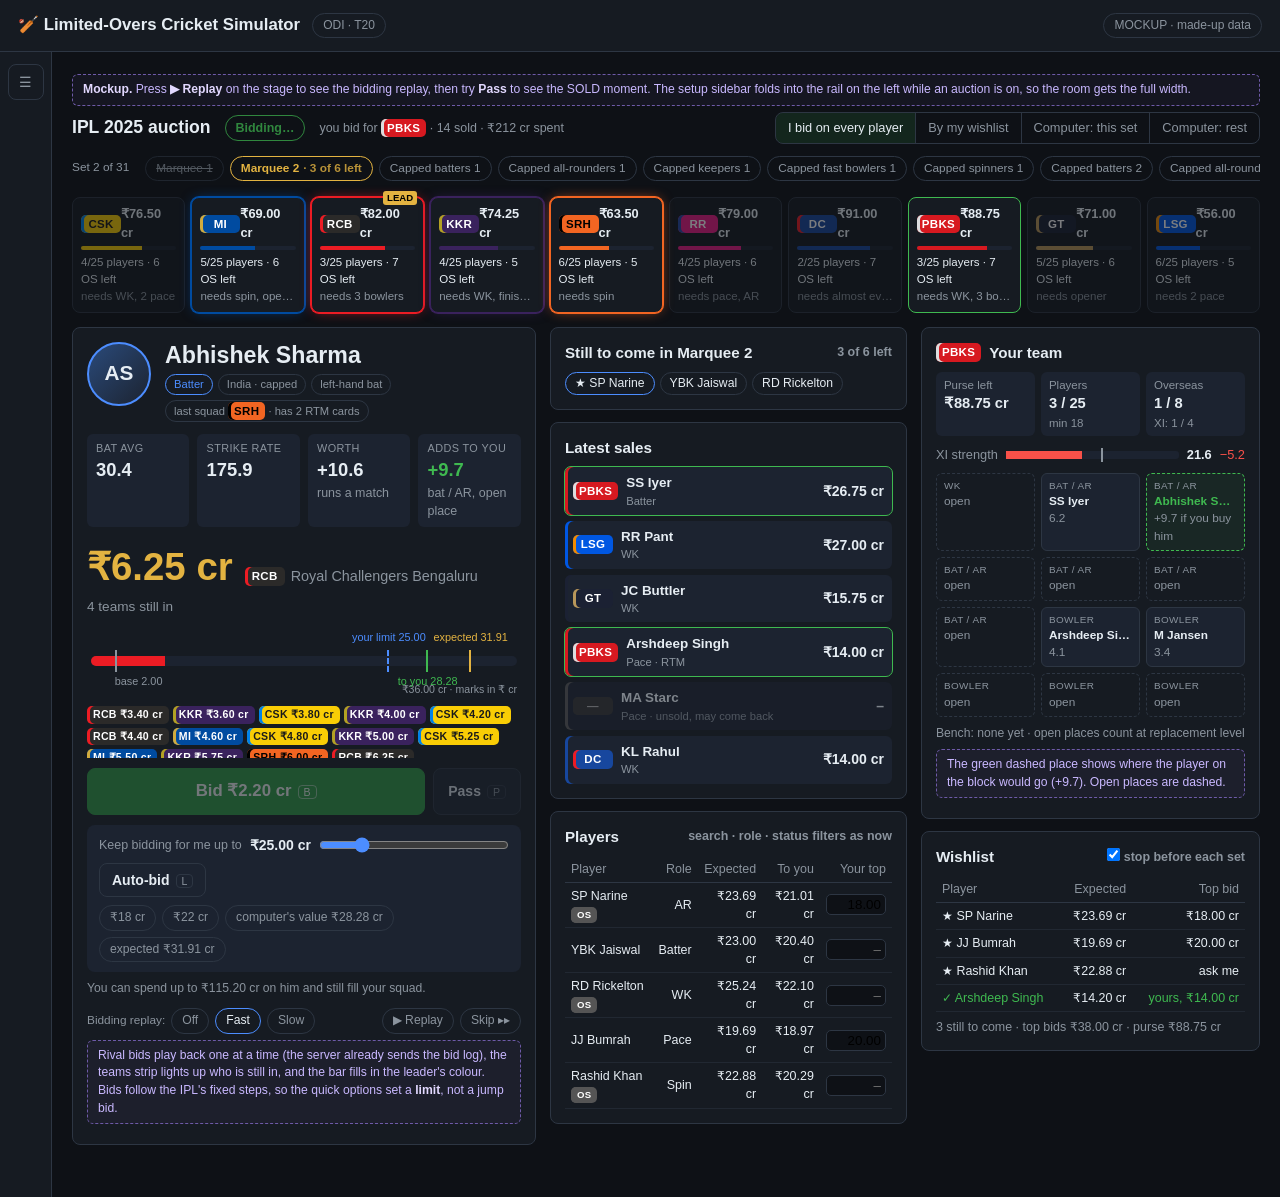
<file: docs/mockups/auction_room.html>
<!doctype html>
<html lang="en">
<head>
<meta charset="utf-8">
<meta name="viewport" content="width=device-width, initial-scale=1">
<title>Auction Room Mockup</title>
<!-- Static mockup of the new auction room (made-up data). Not wired to the server. -->
<style>
:root{--bg:#0e1116;--panel:#161b22;--panel2:#1c2330;--border:#2d3643;--text:#e6edf3;--muted:#8b949e;
--green:#3fb950;--blue:#4c8dff;--amber:#e3b341;--red:#f85149;--accent:#2ea043;--r:8px}
*{box-sizing:border-box;margin:0;padding:0}
body{background:var(--bg);color:var(--text);font:14px/1.45 -apple-system,BlinkMacSystemFont,"Segoe UI",Roboto,sans-serif}
button{font:inherit;color:inherit;cursor:pointer}
header{height:52px;display:flex;align-items:center;gap:12px;padding:0 18px;background:var(--panel);border-bottom:1px solid var(--border)}
header h1{font-size:1.05rem;font-weight:650}
.pill{font-size:.75rem;padding:3px 10px;border-radius:99px;border:1px solid var(--border);color:var(--muted)}
.muted{color:var(--muted)}.small{font-size:.78rem}
.layout{display:grid;grid-template-columns:52px 1fr;min-height:calc(100vh - 52px)}
.rail{background:var(--panel);border-right:1px solid var(--border);display:flex;flex-direction:column;align-items:center;padding-top:12px;gap:10px}
.rail button{width:36px;height:36px;border-radius:8px;border:1px solid var(--border);background:transparent;color:var(--muted)}
main{padding:16px 20px 40px;min-width:0}

/* note boxes (mockup only) */
.note{border:1px dashed #6e5aa8;background:rgba(110,90,168,.08);color:#c9b8ff;border-radius:6px;padding:6px 10px;font-size:.76rem;margin:6px 0}
.note b{color:#e2d8ff}

/* top bar */
.top{display:flex;flex-wrap:wrap;align-items:center;gap:10px 14px;margin-bottom:10px}
.top h2{font-size:1.1rem}
.turn{font-size:.78rem;padding:3px 10px;border-radius:99px;border:1px solid var(--green);color:var(--green);font-weight:600}
.seg{display:inline-flex;border:1px solid var(--border);border-radius:8px;overflow:hidden;margin-left:auto}
.seg button{background:transparent;border:0;border-right:1px solid var(--border);padding:6px 12px;font-size:.8rem;color:var(--muted)}
.seg button:last-child{border-right:0}
.seg button.on{background:rgba(46,160,67,.15);color:var(--text)}

/* set timeline */
.sets{display:flex;gap:6px;overflow-x:auto;padding:2px 0 8px;margin-bottom:8px;scrollbar-width:thin}
.set{flex:0 0 auto;font-size:.74rem;border:1px solid var(--border);border-radius:99px;padding:3px 10px;color:var(--muted);white-space:nowrap}
.set.done{opacity:.55;text-decoration:line-through}
.set.cur{border-color:var(--amber);color:var(--amber);font-weight:600}
.set .n{opacity:.8;margin-left:4px}

/* team colours */
.tc{display:inline-flex;align-items:center;justify-content:center;font-weight:700;font-size:.72rem;letter-spacing:.3px;
  border-radius:5px;padding:1px 6px;min-width:40px;background:var(--c);color:var(--f);box-shadow:inset 3px 0 0 var(--a)}

/* teams strip */
.strip{display:grid;grid-template-columns:repeat(10,minmax(0,1fr));gap:6px;margin-bottom:14px}
.tcard{background:var(--panel);border:1px solid var(--border);border-radius:var(--r);padding:7px 8px;font-size:.72rem;position:relative;transition:.15s}
.tcard .hd{display:flex;align-items:center;justify-content:space-between;margin-bottom:4px}
.tcard .purse{font-weight:600;font-size:.8rem}
.bar{height:4px;background:var(--panel2);border-radius:3px;overflow:hidden;margin:3px 0 4px}
.bar i{display:block;height:100%;background:var(--c)}
.tcard .needs{color:var(--muted);white-space:nowrap;overflow:hidden;text-overflow:ellipsis}
.tcard.me{border-color:var(--green)}
.tcard.in{border-color:var(--c);box-shadow:0 0 0 1px var(--c),0 0 14px -4px var(--c)}
.tcard.lead::after{content:"LEAD";position:absolute;top:-7px;right:6px;font-size:.6rem;font-weight:700;background:var(--amber);color:#000;border-radius:3px;padding:0 4px}
.tcard.out{opacity:.45}

/* columns */
.cols{display:grid;grid-template-columns:minmax(0,1.3fr) minmax(0,1fr) minmax(0,.95fr);gap:14px;align-items:start}
.panel{background:var(--panel);border:1px solid var(--border);border-radius:var(--r);padding:14px;margin-bottom:12px}
.panel h3{font-size:.95rem;margin-bottom:8px;display:flex;align-items:center;gap:8px}
.panel h3 .sp{flex:1}

/* stage */
.stage{position:sticky;top:12px}
.pcard{display:flex;gap:14px;align-items:flex-start}
.avatar{flex:0 0 64px;height:64px;border-radius:50%;display:flex;align-items:center;justify-content:center;font-weight:700;font-size:1.3rem;
  background:linear-gradient(135deg,#2a4a7a,#1c2330);border:2px solid var(--blue)}
.pname{font-size:1.45rem;font-weight:700;line-height:1.2}
.badges{display:flex;flex-wrap:wrap;gap:5px;margin-top:5px}
.badge{font-size:.7rem;border:1px solid var(--border);border-radius:99px;padding:1px 8px;color:var(--muted)}
.badge.role{border-color:var(--blue);color:var(--blue)}
.badge.os{border-color:var(--amber);color:var(--amber)}
.tiles{display:grid;grid-template-columns:repeat(4,minmax(0,1fr));gap:8px;margin:12px 0}
.tile{background:var(--panel2);border-radius:6px;padding:7px 9px}
.tile .k{font-size:.68rem;color:var(--muted);text-transform:uppercase;letter-spacing:.4px}
.tile .v{font-size:1.15rem;font-weight:650}
.tile .v.g{color:var(--green)}

/* price */
.price{display:flex;align-items:baseline;gap:12px;flex-wrap:wrap;margin-top:4px}
.price .now{font-size:2.4rem;font-weight:750;color:var(--amber);font-variant-numeric:tabular-nums;transition:color .2s}
.price .by{display:flex;align-items:center;gap:6px;font-size:.9rem}
.call{font-size:.85rem;color:var(--muted);min-height:1.3em;margin:2px 0 6px}
.call.hot{color:var(--amber);font-weight:600}

/* price bar */
.pbar{position:relative;height:74px;margin:10px 4px 6px}
.pbar .track{position:absolute;left:0;right:0;top:30px;height:10px;background:var(--panel2);border-radius:5px;overflow:hidden}
.pbar .fill{height:100%;width:0;background:var(--lead,#888);transition:width .12s linear}
.mk{position:absolute;top:24px;width:0;height:22px;border-left:2px solid var(--mc)}
.mk span{position:absolute;left:-60px;width:120px;text-align:center;font-size:.68rem;color:var(--mc);white-space:nowrap}
.mk.up span{top:-20px}.mk.dn span{top:24px}
.mk.lft span{left:-2px;text-align:left}
.mk.dash{border-left-style:dashed}
.pbar .ends{position:absolute;top:56px;left:0;right:0;display:flex;justify-content:space-between;font-size:.66rem;color:var(--muted)}

/* bid log */
.log{display:flex;flex-wrap:wrap;gap:4px;margin:6px 0 10px;min-height:22px;max-height:52px;overflow:hidden}
.log .tc{font-size:.66rem;min-width:0;padding:1px 6px;animation:pop .18s ease-out}
@keyframes pop{from{transform:scale(.6);opacity:0}to{transform:none;opacity:1}}

/* controls */
.ctl{display:grid;grid-template-columns:1fr auto;gap:8px;margin-top:6px}
.btn{border:1px solid var(--border);background:var(--panel2);border-radius:8px;padding:10px 14px;font-weight:600}
.btn.go{background:var(--accent);border-color:var(--accent);color:#fff;font-size:1.05rem}
.btn:disabled{opacity:.4;cursor:default}
.kbd{font-size:.66rem;border:1px solid var(--border);border-radius:4px;padding:0 5px;margin-left:6px;color:var(--muted);font-weight:500}
.btn.go .kbd{border-color:rgba(255,255,255,.5);color:#fff}
.limit{margin-top:10px;background:var(--panel2);border-radius:8px;padding:10px 12px}
.limit .row{display:flex;align-items:center;gap:8px;flex-wrap:wrap}
.limit input[type=range]{flex:1;min-width:160px;accent-color:var(--blue)}
.chips{display:flex;gap:6px;flex-wrap:wrap;margin-top:8px}
.chip{border:1px solid var(--border);background:transparent;border-radius:99px;padding:3px 10px;font-size:.76rem;color:var(--muted)}
.chip.on,.chip:hover{border-color:var(--blue);color:var(--text)}
.hint1{font-size:.76rem;color:var(--muted);margin-top:8px}
.speed{display:flex;align-items:center;gap:6px;font-size:.74rem;color:var(--muted);margin-top:10px}

/* sold banner */
.sold{position:absolute;inset:0;display:none;align-items:center;justify-content:center;flex-direction:column;gap:6px;
  background:rgba(14,17,22,.82);border-radius:var(--r);backdrop-filter:blur(2px);z-index:2}
.sold.on{display:flex;animation:pop .25s ease-out}
.sold .w{font-size:2.2rem;font-weight:800;letter-spacing:2px;color:var(--c)}
.sold .t{font-size:1rem}
.stage .panel{position:relative}

/* feed */
.feed{display:flex;flex-direction:column;gap:6px}
.sale{display:grid;grid-template-columns:auto 1fr auto;align-items:center;gap:8px;padding:6px 8px;border-radius:6px;background:var(--panel2);box-shadow:inset 3px 0 0 var(--c,#555)}
.sale .nm{font-weight:600;font-size:.84rem}
.sale .rl{font-size:.7rem;color:var(--muted)}
.sale .pr{font-weight:650;font-variant-numeric:tabular-nums}
.sale.uns{opacity:.5}
.sale.me{outline:1px solid var(--green)}
.next{display:flex;flex-wrap:wrap;gap:5px}
.next span{font-size:.76rem;border:1px solid var(--border);border-radius:99px;padding:2px 9px}
.next span.w{border-color:var(--blue)}
table.mini{width:100%;border-collapse:collapse;font-size:.78rem}
.mini th{color:var(--muted);font-weight:500;text-align:right;padding:4px 6px;border-bottom:1px solid var(--border)}
.mini td{text-align:right;padding:4px 6px;border-bottom:1px solid rgba(45,54,67,.5)}
.mini th:first-child,.mini td:first-child{text-align:left}
.top-in{width:60px;background:var(--bg);border:1px solid var(--border);border-radius:5px;padding:2px 4px;text-align:right}

/* your team */
.meter{display:flex;align-items:center;gap:8px;font-size:.8rem;margin-bottom:8px}
.meter .bar{flex:1;height:8px;position:relative;overflow:visible}
.meter .bar .avg{position:absolute;top:-3px;bottom:-3px;width:2px;background:var(--muted)}
.facts{display:grid;grid-template-columns:repeat(3,1fr);gap:6px;margin-bottom:10px}
.fact{background:var(--panel2);border-radius:6px;padding:5px 8px;font-size:.72rem;color:var(--muted)}
.fact b{display:block;color:var(--text);font-size:.92rem}
.xi{display:grid;grid-template-columns:repeat(3,minmax(0,1fr));gap:6px}
.slot{border:1px solid var(--border);border-radius:6px;padding:5px 7px;font-size:.74rem;min-height:44px;background:var(--panel2)}
.slot .k{font-size:.62rem;color:var(--muted);text-transform:uppercase;letter-spacing:.4px}
.slot .p{font-weight:600;white-space:nowrap;overflow:hidden;text-overflow:ellipsis}
.slot .v{color:var(--muted)}
.slot.open{background:transparent;border-style:dashed;color:var(--muted)}
.slot.ghost{border:1px dashed var(--green);background:rgba(63,185,80,.08)}
.slot.ghost .p{color:var(--green)}
.bench{margin-top:8px;font-size:.76rem;color:var(--muted)}

@media (max-width:1250px){.cols{grid-template-columns:minmax(0,1fr) minmax(0,1fr)}.cols>.c1{grid-column:1/-1}.stage{position:static}
  .strip{grid-template-columns:repeat(5,minmax(0,1fr))}}
@media (max-width:760px){.layout{grid-template-columns:1fr}.rail{display:none}main{padding:12px 16px 30px}
  .cols{grid-template-columns:minmax(0,1fr)}.strip{display:flex;overflow-x:auto}.tcard{flex:0 0 120px}
  .tiles{grid-template-columns:repeat(2,minmax(0,1fr))}.seg{margin-left:0;width:100%;overflow-x:auto}.seg button{flex:1;white-space:nowrap}
  .price .now{font-size:1.9rem}}
</style>
</head>
<body>
<header><h1>🏏 Limited-Overs Cricket Simulator</h1><span class="pill">ODI · T20</span><span style="flex:1"></span><span class="pill">MOCKUP · made-up data</span></header>
<div class="layout">
  <nav class="rail"><button title="Show the setup sidebar">☰</button></nav>
  <main>
    <div class="note"><b>Mockup.</b> Press <b>▶ Replay</b> on the stage to see the bidding replay, then try <b>Pass</b> to see the SOLD moment.
      The setup sidebar folds into the rail on the left while an auction is on, so the room gets the full width.</div>

    <div class="top">
      <h2>IPL 2025 auction</h2>
      <span class="turn" id="turn">Your call!</span>
      <span class="muted small">you bid for <span class="tc" style="--c:#D71920;--f:#fff;--a:#DCDDDF">PBKS</span> · 14 sold · ₹212 cr spent</span>
      <div class="seg" title="How your team bids">
        <button class="on">I bid on every player</button><button>By my wishlist</button><button>Computer: this set</button><button>Computer: rest</button>
      </div>
    </div>
    <div class="sets" id="sets"></div>

    <div class="strip" id="strip"></div>

    <div class="cols">
      <!-- stage -->
      <div class="c1 stage">
        <div class="panel">
          <div class="sold" id="sold"><div class="w" id="sold-w">SOLD</div><div class="t" id="sold-t"></div></div>
          <div class="pcard">
            <div class="avatar">AS</div>
            <div style="min-width:0;flex:1">
              <div class="pname">Abhishek Sharma</div>
              <div class="badges"><span class="badge role">Batter</span><span class="badge">India · capped</span><span class="badge">left-hand bat</span>
                <span class="badge">last squad <span class="tc" style="--c:#F26522;--f:#000;--a:#000;min-width:0">SRH</span> · has 2 RTM cards</span></div>
            </div>
          </div>
          <div class="tiles">
            <div class="tile"><div class="k">Bat avg</div><div class="v">30.4</div></div>
            <div class="tile"><div class="k">Strike rate</div><div class="v">175.9</div></div>
            <div class="tile"><div class="k">Worth</div><div class="v">+10.6</div><div class="muted small">runs a match</div></div>
            <div class="tile"><div class="k">Adds to you</div><div class="v g">+9.7</div><div class="muted small">bat / AR, open place</div></div>
          </div>

          <div class="price"><span class="now" id="now">₹2.00 cr</span><span class="by" id="by"><span class="muted">base price</span></span></div>
          <div class="call" id="call">Opening at the base price…</div>

          <div class="pbar" id="pbar">
            <div class="track"><div class="fill" id="fill"></div></div>
            <div class="ends"><span></span><span id="pmax"></span></div>
          </div>
          <div class="log" id="log"></div>

          <div class="ctl">
            <button class="btn go" id="bid" disabled>Bid ₹2.20 cr<span class="kbd">B</span></button>
            <button class="btn" id="pass" disabled>Pass<span class="kbd">P</span></button>
          </div>
          <div class="limit">
            <div class="row"><span class="small muted">Keep bidding for me up to</span><b id="lim-v">₹25.00 cr</b>
              <input type="range" id="lim" min="250" max="11520" step="25" value="2500">
              <button class="btn" style="padding:6px 12px">Auto-bid<span class="kbd">L</span></button></div>
            <div class="chips" id="lim-chips"></div>
          </div>
          <div class="hint1">You can spend up to ₹115.20 cr on him and still fill your squad.</div>
          <div class="speed">Bidding replay:
            <button class="chip" data-sp="0">Off</button><button class="chip on" data-sp="70">Fast</button><button class="chip" data-sp="220">Slow</button>
            <span style="flex:1"></span><button class="chip" id="replay">▶ Replay</button><button class="chip" id="skip">Skip ▸▸</button></div>
          <div class="note">Rival bids play back one at a time (the server already sends the bid log), the teams strip lights up who is still in,
            and the bar fills in the leader's colour. Bids follow the IPL's fixed steps, so the quick options set a <b>limit</b>, not a jump bid.</div>
        </div>
      </div>

      <!-- feed and players -->
      <div class="c2">
        <div class="panel"><h3>Still to come in Marquee 2 <span class="sp"></span><span class="muted small">3 of 6 left</span></h3>
          <div class="next"><span class="w" title="On your wishlist">★ SP Narine</span><span>YBK Jaiswal</span><span>RD Rickelton</span></div></div>
        <div class="panel"><h3>Latest sales</h3><div class="feed" id="feed"></div></div>
        <div class="panel"><h3>Players <span class="sp"></span><span class="muted small">search · role · status filters as now</span></h3>
          <table class="mini"><tr><th>Player</th><th>Role</th><th>Expected</th><th>To you</th><th>Your top</th></tr>
            <tr><td>SP Narine <span class="tc" style="--c:#555;--f:#fff;--a:#555;min-width:0;font-size:.6rem">OS</span></td><td>AR</td><td>₹23.69 cr</td><td>₹21.01 cr</td><td><input class="top-in" value="18.00"></td></tr>
            <tr><td>YBK Jaiswal</td><td>Batter</td><td>₹23.00 cr</td><td>₹20.40 cr</td><td><input class="top-in" placeholder="–"></td></tr>
            <tr><td>RD Rickelton <span class="tc" style="--c:#555;--f:#fff;--a:#555;min-width:0;font-size:.6rem">OS</span></td><td>WK</td><td>₹25.24 cr</td><td>₹22.10 cr</td><td><input class="top-in" placeholder="–"></td></tr>
            <tr><td>JJ Bumrah</td><td>Pace</td><td>₹19.69 cr</td><td>₹18.97 cr</td><td><input class="top-in" value="20.00"></td></tr>
            <tr><td>Rashid Khan <span class="tc" style="--c:#555;--f:#fff;--a:#555;min-width:0;font-size:.6rem">OS</span></td><td>Spin</td><td>₹22.88 cr</td><td>₹20.29 cr</td><td><input class="top-in" placeholder="–"></td></tr>
          </table></div>
      </div>

      <!-- your team -->
      <div class="c3">
        <div class="panel"><h3><span class="tc" style="--c:#D71920;--f:#fff;--a:#DCDDDF">PBKS</span> Your team</h3>
          <div class="facts"><div class="fact">Purse left<b>₹88.75 cr</b></div><div class="fact">Players<b>3 / 25</b><span>min 18</span></div><div class="fact">Overseas<b>1 / 8</b><span>XI: 1 / 4</span></div></div>
          <div class="meter"><span class="muted">XI strength</span><div class="bar"><i style="width:44%;--c:var(--red)"></i><span class="avg" style="left:55%" title="average team"></span></div><b>21.6</b><span class="l" style="color:var(--red)">−5.2</span></div>
          <div class="xi" id="xi"></div>
          <div class="bench">Bench: none yet · open places count at replacement level</div>
          <div class="note">The green dashed place shows where the player on the block would go (+9.7). Open places are dashed.</div>
        </div>
        <div class="panel"><h3>Wishlist <span class="sp"></span><label class="small muted"><input type="checkbox" checked> stop before each set</label></h3>
          <table class="mini"><tr><th>Player</th><th>Expected</th><th>Top bid</th></tr>
            <tr><td>★ SP Narine</td><td>₹23.69 cr</td><td>₹18.00 cr</td></tr>
            <tr><td>★ JJ Bumrah</td><td>₹19.69 cr</td><td>₹20.00 cr</td></tr>
            <tr><td>★ Rashid Khan</td><td>₹22.88 cr</td><td>ask me</td></tr>
            <tr><td style="color:var(--green)">✓ Arshdeep Singh</td><td>₹14.20 cr</td><td style="color:var(--green)">yours, ₹14.00 cr</td></tr>
          </table>
          <div class="muted small" style="margin-top:6px">3 still to come · top bids ₹38.00 cr · purse ₹88.75 cr</div></div>
      </div>
    </div>
  </main>
</div>

<script>
'use strict';
const T = {   // franchise colours: background, text, accent stripe
  CSK: ['#F9CD05', '#1a1a1a', '#0081E9', 'Chennai Super Kings'], MI: ['#004BA0', '#fff', '#D1AB3E', 'Mumbai Indians'],
  RCB: ['#2B2A29', '#fff', '#EC1C24', 'Royal Challengers Bengaluru'], KKR: ['#3A225D', '#fff', '#B3A123', 'Kolkata Knight Riders'],
  SRH: ['#F26522', '#000', '#000', 'Sunrisers Hyderabad'], RR: ['#EA1A85', '#fff', '#254AA5', 'Rajasthan Royals'],
  DC: ['#17479E', '#fff', '#EF1B23', 'Delhi Capitals'], PBKS: ['#D71920', '#fff', '#DCDDDF', 'Punjab Kings'],
  GT: ['#1B2133', '#fff', '#B8975A', 'Gujarat Titans'], LSG: ['#0057E2', '#fff', '#F28B00', 'Lucknow Super Giants'],
};
const ME = 'PBKS';
const tc = (k, extra = '') => `<span class="tc" style="--c:${T[k][0]};--f:${T[k][1]};--a:${T[k][2]};${extra}">${k}</span>`;
const cr = l => l >= 100 ? `₹${(l / 100).toFixed(2)} cr` : `₹${l} L`;
const $ = id => document.getElementById(id);

// set timeline
const SETS = [['Marquee 1', 'done'], ['Marquee 2', 'cur', '3 of 6 left'], ['Capped batters 1'], ['Capped all-rounders 1'], ['Capped keepers 1'],
  ['Capped fast bowlers 1'], ['Capped spinners 1'], ['Capped batters 2'], ['Capped all-rounders 2'], ['Capped fast bowlers 2'], ['…'],
  ['Uncapped batters 1'], ['Uncapped fast bowlers 1'], ['…'], ['Accelerated round']];
$('sets').innerHTML = `<span class="set muted" style="border:0;padding-left:0">Set 2 of 31</span>` +
  SETS.map(([n, c, x]) => `<span class="set ${c || ''}">${n}${x ? `<span class="n">· ${x}</span>` : ''}</span>`).join('');

// teams strip
const TEAMS = {
  CSK: [7650, 4, 2, 'needs WK, 2 pace'], MI: [6900, 5, 2, 'needs spin, opener'], RCB: [8200, 3, 1, 'needs 3 bowlers'],
  KKR: [7425, 4, 3, 'needs WK, finisher'], SRH: [6350, 6, 3, 'needs spin'], RR: [7900, 4, 2, 'needs pace, AR'],
  DC: [9100, 2, 1, 'needs almost everyone'], PBKS: [8875, 3, 1, 'needs WK, 3 bowlers'], GT: [7100, 5, 2, 'needs opener'],
  LSG: [5600, 6, 3, 'needs 2 pace'],
};
function drawStrip(state = {}) {
  $('strip').innerHTML = Object.entries(TEAMS).map(([k, [p, n, os, need]]) => {
    const cls = [k === ME ? 'me' : '', state.in && state.in.has(k) ? 'in' : '', state.lead === k ? 'lead' : '', state.out && state.out.has(k) ? 'out' : ''].join(' ');
    return `<div class="tcard ${cls}" style="--c:${T[k][0] === '#1B2133' || T[k][0] === '#2B2A29' ? T[k][2] : T[k][0]}" title="${T[k][3]}">
      <div class="hd">${tc(k)}<span class="purse">${cr(p)}</span></div>
      <div class="bar"><i style="width:${p / 120}%"></i></div>
      <div>${n}/25 players · ${8 - os} OS left</div><div class="needs">${need}</div></div>`;
  }).join('');
}
drawStrip();

// feed
const FEED = [['SS Iyer', 'Batter', 'PBKS', 2675], ['RR Pant', 'WK', 'LSG', 2700], ['JC Buttler', 'WK', 'GT', 1575],
  ['Arshdeep Singh', 'Pace', 'PBKS', 1400, 'RTM'], ['MA Starc', 'Pace', null, null], ['KL Rahul', 'WK', 'DC', 1400]];
$('feed').innerHTML = FEED.map(([n, r, t, p, how]) => t
  ? `<div class="sale ${t === ME ? 'me' : ''}" style="--c:${T[t][0]}">${tc(t)}<div><div class="nm">${n}</div><div class="rl">${r}${how ? ' · ' + how : ''}</div></div><div class="pr">${cr(p)}</div></div>`
  : `<div class="sale uns"><span class="tc" style="--c:#333;--f:#aaa;--a:#333">—</span><div><div class="nm">${n}</div><div class="rl">${r} · unsold, may come back</div></div><div class="pr">–</div></div>`).join('');

// your XI (IPL 2025: 12 places with the Impact Player)
const XI = [['WK', null, 'ghost-no'], ['Bat / AR', 'SS Iyer', '6.2'], ['Bat / AR', null, 'ghost'], ['Bat / AR'], ['Bat / AR'], ['Bat / AR'],
  ['Bat / AR'], ['Bowler', 'Arshdeep Singh', '4.1'], ['Bowler', 'M Jansen', '3.4'], ['Bowler'], ['Bowler'], ['Bowler']];
$('xi').innerHTML = XI.map(([k, p, v]) => v === 'ghost'
  ? `<div class="slot ghost"><div class="k">${k}</div><div class="p">Abhishek Sharma?</div><div class="v">+9.7 if you buy him</div></div>`
  : p ? `<div class="slot"><div class="k">${k}</div><div class="p">${p}</div><div class="v">${v}</div></div>`
  : `<div class="slot open"><div class="k">${k}</div><div>open</div></div>`).join('');

// price bar and markers (lakh)
const BASE = 200, EST = 3191, TOYOU = 2828, MYTOP = 2500, MAXP = 3600;
const pos = l => `${Math.min(100, 100 * l / MAXP)}%`;
$('pmax').textContent = `${cr(MAXP)} · marks in ₹ cr`;
const MARKS = [[BASE, 'base 2.00', 'var(--muted)', 'dn lft'], [EST, 'expected 31.91', 'var(--amber)', 'up'],
  [TOYOU, 'to you 28.28', 'var(--green)', 'dn'], [MYTOP, 'your limit 25.00', 'var(--blue)', 'up dash']];
$('pbar').insertAdjacentHTML('beforeend', MARKS.map(([l, t, c, cl]) => `<div class="mk ${cl}" id="${cl.includes('dash') ? 'mk-top' : ''}" style="left:${pos(l)};--mc:${c}"><span>${t}</span></div>`).join(''));

// limit slider and quick chips
const chips = [[1800, '₹18 cr'], [2200, '₹22 cr'], [TOYOU, 'computer\'s value ₹28.28 cr'], [EST, 'expected ₹31.91 cr']];
$('lim-chips').innerHTML = chips.map(([l, t]) => `<button class="chip" data-l="${l}">${t}</button>`).join('');
function setLimit(l) {
  $('lim').value = l; $('lim-v').textContent = cr(+l);
  const m = $('mk-top'); m.style.left = pos(+l); m.querySelector('span').textContent = `your limit ${(l / 100).toFixed(2)}`;
  document.querySelectorAll('#lim-chips .chip').forEach(c => c.classList.toggle('on', +c.dataset.l === +l));
}
$('lim').oninput = e => setLimit(e.target.value);
$('lim-chips').onclick = e => e.target.dataset.l && setLimit(e.target.dataset.l);

// bidding replay: rival bids from the bid log, one at a time
const step = p => p + (p < 100 ? 5 : p < 200 ? 10 : p < 500 ? 20 : 25);
function makeLog() {
  const out = [], rng = (() => { let s = 7; return () => (s = (s * 16807) % 2147483647) / 2147483647; })();
  let live = ['MI', 'SRH', 'CSK', 'KKR', 'RCB'], p = BASE, lead = null;
  const drop = {CSK: 600, KKR: 1000, RCB: 1225, SRH: 1325};
  while (p <= 1425) {
    live = live.filter(t => !(drop[t] && p > drop[t]));
    const who = live.filter(t => t !== lead);
    if (!who.length) break;
    lead = who[Math.floor(rng() * who.length)];
    out.push([lead, p, live.slice()]);
    p = step(p);
  }
  return out;
}
const LOG = makeLog();
let speed = 70, timer = null;
function show(i) {
  const [lead, p, live] = LOG[i];
  $('now').textContent = cr(p);
  $('by').innerHTML = tc(lead) + `<span class="muted">${T[lead][3]}</span>`;
  $('fill').style.width = pos(p); $('fill').style.background = T[lead][0] === '#2B2A29' ? T[lead][2] : T[lead][0];
  const shown = LOG.slice(Math.max(0, i - 13), i + 1);
  $('log').innerHTML = shown.map(([t, q]) => tc(t, 'min-width:0').replace('</span>', ` ${cr(q)}</span>`)).join('');
  const all = Object.keys(TEAMS), inn = new Set(live);
  drawStrip({in: inn, lead, out: new Set(all.filter(t => !inn.has(t) && t !== ME))});
  $('call').className = 'call'; $('call').textContent = `${live.length} teams still in`;
}
function finish() {
  clearTimeout(timer); timer = null;
  const i = LOG.length - 1; show(i);
  const [, p] = LOG[i];
  $('turn').textContent = 'Your call!'; $('turn').style.opacity = 1;
  $('call').className = 'call hot'; $('call').textContent = `Your call — bid ${cr(step(p))} or pass`;
  $('bid').disabled = $('pass').disabled = false;
  $('bid').innerHTML = `Bid ${cr(step(p))}<span class="kbd">B</span>`;
}
function replay() {
  $('sold').classList.remove('on');
  $('bid').disabled = $('pass').disabled = true;
  $('turn').textContent = 'Bidding…'; $('turn').style.opacity = .7;
  if (!speed) return finish();
  let i = 0;
  const tick = () => { show(i); i++; timer = i < LOG.length ? setTimeout(tick, speed) : setTimeout(finish, speed); };
  clearTimeout(timer); tick();
}
function hammer() {         // you pass: going once, twice, sold
  $('bid').disabled = $('pass').disabled = true;
  const [lead, p] = LOG[LOG.length - 1];
  const words = ['Going once…', 'Going twice…'];
  let k = 0;
  const go = () => {
    if (k < words.length) { $('call').className = 'call hot'; $('call').textContent = words[k++]; timer = setTimeout(go, 650); return; }
    $('sold-w').textContent = 'SOLD'; $('sold').style.setProperty('--c', T[lead][0] === '#2B2A29' ? T[lead][2] : T[lead][0]);
    $('sold-t').innerHTML = `to ${tc(lead)} ${T[lead][3]} for <b>${cr(p)}</b> · <a href="#" id="again" style="color:var(--blue)">replay demo</a>`;
    $('sold').classList.add('on');
    $('again').onclick = e => { e.preventDefault(); replay(); };
  };
  go();
}
$('replay').onclick = replay;
$('skip').onclick = finish;
$('pass').onclick = hammer;
$('bid').onclick = () => { $('call').className = 'call hot'; $('call').textContent = 'You lead — rivals respond next (not simulated in the mockup)'; };
document.querySelectorAll('[data-sp]').forEach(b => b.onclick = () => {
  speed = +b.dataset.sp; document.querySelectorAll('[data-sp]').forEach(x => x.classList.toggle('on', x === b));
});
document.addEventListener('keydown', e => {
  if (e.target.tagName === 'INPUT') return;
  if (e.key === 'b' && !$('bid').disabled) $('bid').click();
  if (e.key === 'p' && !$('pass').disabled) $('pass').click();
});
setLimit(MYTOP);
replay();
</script>
</body>
</html>
</file>
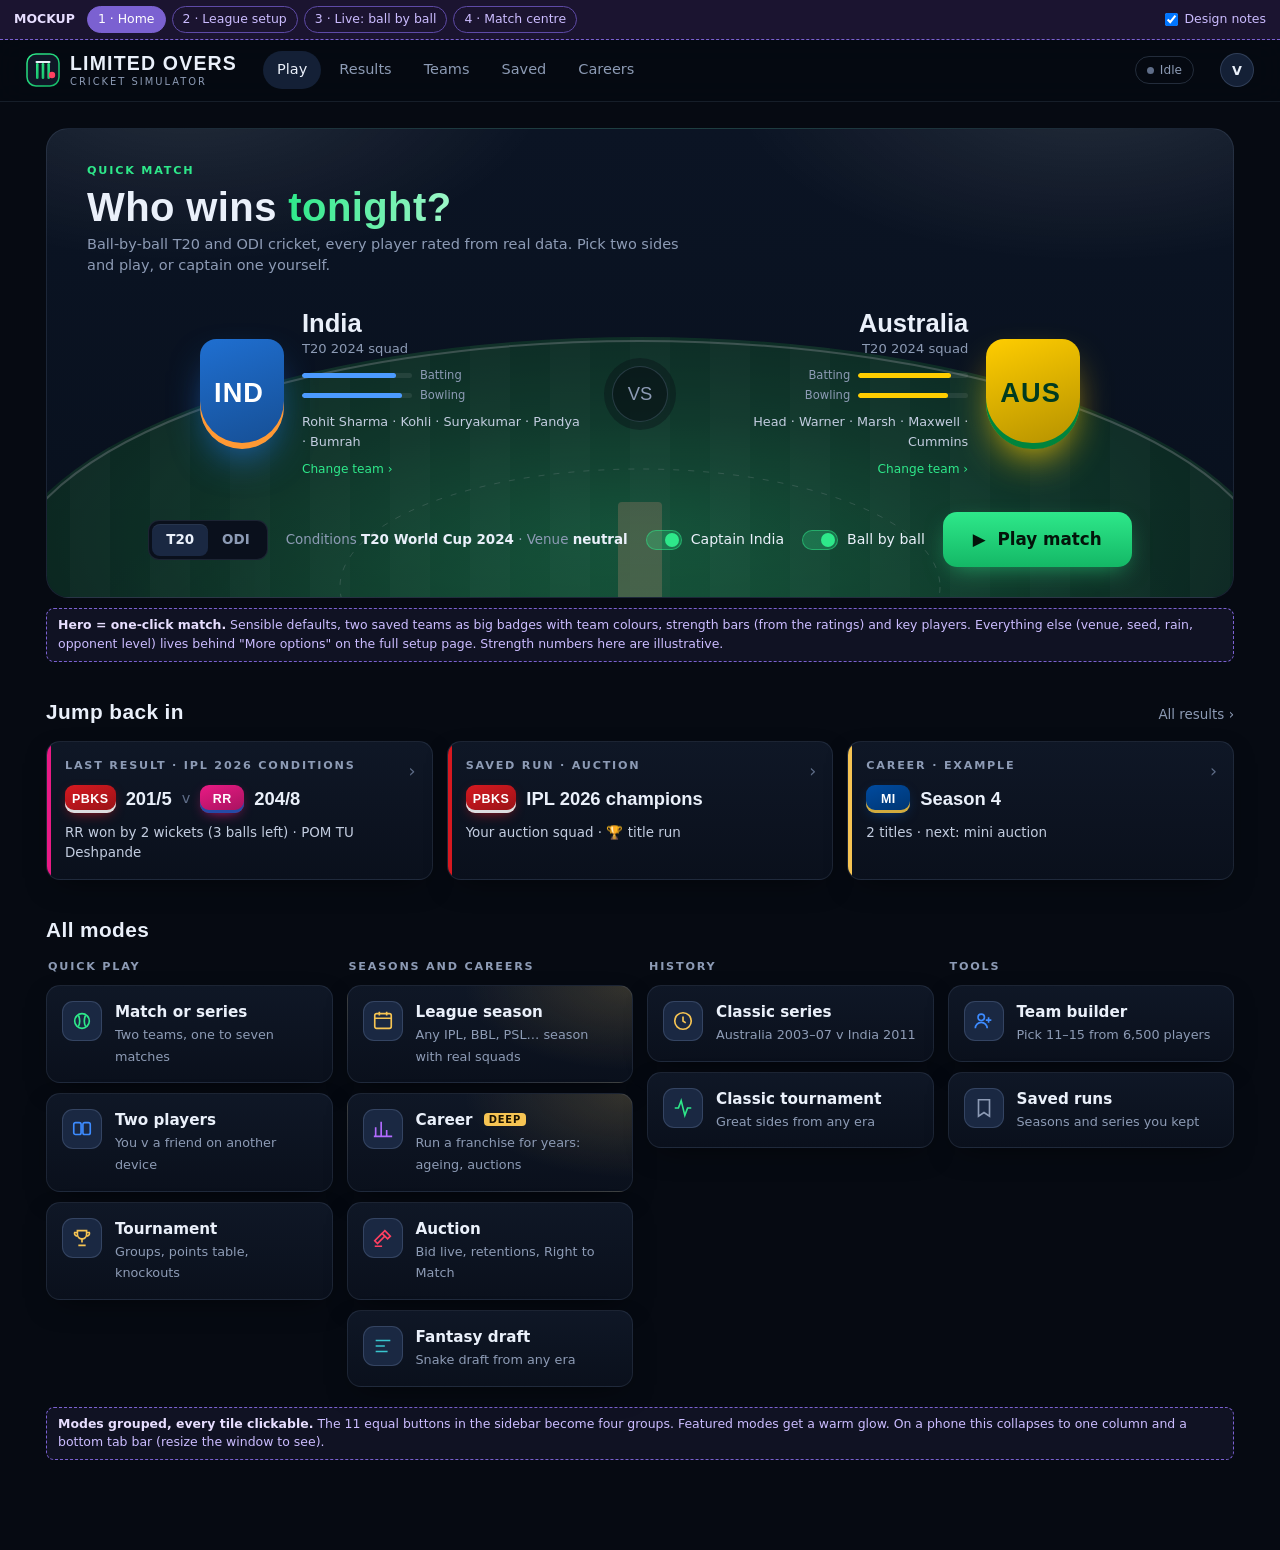
<file: docs/mockups/ui_redesign.html>
<!doctype html>
<html lang="en">
<head>
<meta charset="utf-8">
<meta name="viewport" content="width=device-width, initial-scale=1">
<title>UI Redesign Mockup</title>
<!-- Clickable mockup of the redesigned UI (docs/ui_redesign.md). Not wired to the server.
     Match centre and live screen use the real PBKS v RR 2026 match from results/last; home/setup cards are examples.
     Offline: no CDN. Scores use Bahnschrift (built into Windows); the real build would vendor an open font. -->
<style>
:root{
  --bg:#060a12;--bg2:#0a101c;--surface:#0f1726;--surface2:#142036;--surface3:#1a2842;
  --line:rgba(148,170,210,.13);--line2:rgba(148,170,210,.22);
  --text:#eaf0fa;--muted:#8d9bb5;--dim:#5f6d88;
  --brand:#2ee88a;--brand2:#14b866;--gold:#f6c453;--live:#ff4061;
  --four:#3d8bff;--six:#b26bff;--wkt:#ff4d4d;--extra:#f59e0b;
  --r:14px;--r2:10px;
  --disp:"Bahnschrift","DIN Alternate","Barlow Condensed","Roboto Condensed","Arial Narrow",sans-serif;
  --body:"Segoe UI Variable Text","Segoe UI",system-ui,-apple-system,Roboto,sans-serif;
  --shadow:0 10px 30px -12px rgba(0,0,0,.6);
}
*{box-sizing:border-box;margin:0;padding:0}
html{scroll-behavior:smooth}
body{background:var(--bg);color:var(--text);font:14.5px/1.5 var(--body);min-height:100vh;-webkit-font-smoothing:antialiased}
button{font:inherit;color:inherit;cursor:pointer;background:none;border:0}
.num,.disp{font-family:var(--disp);font-variant-numeric:tabular-nums}
.muted{color:var(--muted)}.dim{color:var(--dim)}.small{font-size:.8rem}
svg{display:block}

/* ── mockup-only chrome ── */
.mk{position:sticky;top:0;z-index:50;display:flex;gap:6px;align-items:center;flex-wrap:wrap;padding:6px 14px;
  background:#1b1430;border-bottom:1px dashed #7b61d1;font-size:.78rem;color:#cbbcff}
.mk b{color:#e7deff;margin-right:6px}
.mk button{padding:3px 10px;border-radius:99px;border:1px solid #5e4aa6;color:#cbbcff}
.mk button.on{background:#7b61d1;color:#fff;border-color:#7b61d1}
.mk label{margin-left:auto;display:flex;gap:6px;align-items:center;cursor:pointer}
.note{border:1px dashed #7b61d1;background:rgba(123,97,209,.09);color:#cbbcff;border-radius:8px;padding:7px 11px;font-size:.78rem;margin:10px 0}
.note b{color:#e7deff}
body.nonotes .note{display:none}

/* ── app shell ── */
.top{position:sticky;top:31px;z-index:40;height:62px;display:flex;align-items:center;gap:26px;padding:0 26px;
  background:rgba(6,10,18,.82);backdrop-filter:blur(14px);border-bottom:1px solid var(--line)}
.logo{display:flex;align-items:center;gap:10px}
.logo .word{font-family:var(--disp);font-weight:700;font-size:1.22rem;letter-spacing:.06em;line-height:1}
.logo .word small{display:block;font-family:var(--body);font-weight:500;font-size:.62rem;letter-spacing:.2em;color:var(--muted);margin-top:3px}
.nav{display:flex;gap:4px}
.nav button{padding:8px 14px;border-radius:99px;color:var(--muted);font-weight:500;transition:.15s}
.nav button:hover{color:var(--text);background:var(--surface)}
.nav button.on{color:var(--text);background:var(--surface2)}
.top .sp{flex:1}
.chip{display:inline-flex;align-items:center;gap:6px;padding:4px 11px;border-radius:99px;border:1px solid var(--line2);font-size:.76rem;color:var(--muted);white-space:nowrap}
.chip .dot{width:7px;height:7px;border-radius:50%;background:var(--dim)}
.chip.live{border-color:rgba(255,64,97,.45);color:#ff8ea2}
.chip.live .dot{background:var(--live);box-shadow:0 0 0 0 rgba(255,64,97,.6);animation:ping 1.6s infinite}
@keyframes ping{70%{box-shadow:0 0 0 7px rgba(255,64,97,0)}100%{box-shadow:0 0 0 0 rgba(255,64,97,0)}}
.avatar{width:34px;height:34px;border-radius:50%;background:var(--surface2);display:grid;place-items:center;font-weight:700;font-size:.8rem;border:1px solid var(--line2)}
.tabbar{display:none}
.screen{display:none;animation:fade .35s ease}
.screen.on{display:block}
@keyframes fade{from{opacity:0;transform:translateY(6px)}to{opacity:1;transform:none}}
.wrap{max-width:1240px;margin:0 auto;padding:26px 26px 80px}

/* ── shared bits ── */
.badge{--c:#555;--f:#fff;--a:#999;display:inline-grid;place-items:center;font-family:var(--disp);font-weight:700;letter-spacing:.04em;
  color:var(--f);background:linear-gradient(160deg,var(--c) 0%,color-mix(in srgb,var(--c) 70%,#000) 100%);
  border-radius:9px;box-shadow:inset 0 -3px 0 var(--a),0 4px 14px -6px var(--c);font-size:.78rem;min-width:44px;height:28px;padding:0 7px}
.badge.lg{width:96px;height:110px;font-size:1.7rem;border-radius:18px 18px 46px 46px;box-shadow:inset 0 -6px 0 var(--a),0 18px 40px -14px var(--c)}
.badge.md{min-width:58px;height:40px;font-size:1.05rem;border-radius:12px}
.btn{display:inline-flex;align-items:center;justify-content:center;gap:8px;padding:11px 20px;border-radius:12px;font-weight:600;transition:.15s;white-space:nowrap}
.btn.pri{background:linear-gradient(180deg,var(--brand) 0%,var(--brand2) 100%);color:#03140a;box-shadow:0 8px 24px -8px rgba(46,232,138,.6)}
.btn.pri:hover{transform:translateY(-1px);box-shadow:0 12px 30px -8px rgba(46,232,138,.75)}
.btn.big{padding:15px 30px;font-size:1.05rem;border-radius:14px}
.btn.ghost{border:1px solid var(--line2);color:var(--text)}
.btn.ghost:hover{border-color:var(--muted);background:var(--surface)}
.seg{display:inline-flex;padding:3px;background:var(--bg2);border:1px solid var(--line);border-radius:11px}
.seg button{padding:6px 14px;border-radius:8px;color:var(--muted);font-weight:600;font-size:.84rem}
.seg button.on{background:var(--surface3);color:var(--text);box-shadow:0 1px 0 rgba(255,255,255,.06) inset}
.card{background:linear-gradient(180deg,var(--surface) 0%,var(--bg2) 100%);border:1px solid var(--line);border-radius:var(--r);box-shadow:var(--shadow)}
.sec-h{display:flex;align-items:baseline;gap:12px;margin:34px 0 14px}
.sec-h h2{font-family:var(--disp);font-size:1.3rem;font-weight:600;letter-spacing:.02em}
.sec-h a{margin-left:auto;color:var(--muted);font-size:.84rem;cursor:pointer}
.kicker{font-size:.7rem;letter-spacing:.16em;text-transform:uppercase;color:var(--muted);font-weight:600}
.toggle{display:inline-flex;align-items:center;gap:9px;cursor:pointer;font-size:.88rem;user-select:none}
.toggle i{width:36px;height:20px;border-radius:99px;background:var(--surface3);position:relative;transition:.2s;border:1px solid var(--line2)}
.toggle i::after{content:"";position:absolute;top:2px;left:2px;width:14px;height:14px;border-radius:50%;background:var(--muted);transition:.2s}
.toggle.on i{background:rgba(46,232,138,.25);border-color:rgba(46,232,138,.5)}
.toggle.on i::after{left:18px;background:var(--brand)}

/* ── home: hero ── */
.hero{position:relative;overflow:hidden;border-radius:22px;border:1px solid var(--line);min-height:420px;
  background:
    radial-gradient(600px 300px at 12% -10%,rgba(255,255,255,.10),transparent 60%),
    radial-gradient(600px 300px at 88% -10%,rgba(255,255,255,.10),transparent 60%),
    radial-gradient(900px 420px at 50% 120%,rgba(46,232,138,.22),transparent 65%),
    linear-gradient(180deg,#0b1424 0%,#08101d 100%)}
.hero .ground{position:absolute;left:50%;bottom:-210px;transform:translateX(-50%);width:1300px;opacity:.55;pointer-events:none}
.hero .inner{position:relative;padding:34px 40px 30px;display:grid;grid-template-columns:1fr;gap:6px}
.hero h1{font-family:var(--disp);font-size:2.5rem;font-weight:700;letter-spacing:.01em;line-height:1.05}
.hero h1 em{font-style:normal;background:linear-gradient(90deg,var(--brand),#9df7c8);-webkit-background-clip:text;background-clip:text;color:transparent}
.hero .lead{color:var(--muted);max-width:620px}
.vs{display:grid;grid-template-columns:1fr auto 1fr;align-items:center;gap:30px;margin:26px auto 4px;max-width:880px;width:100%}
.side{display:flex;align-items:center;gap:18px}
.side.r{flex-direction:row-reverse;text-align:right}
.side .nm{font-family:var(--disp);font-size:1.6rem;font-weight:700;line-height:1.1}
.side .sub{color:var(--muted);font-size:.82rem;margin:2px 0 8px}
.side .keys{font-size:.8rem;color:#c3cde0;line-height:1.55}
.side .swap{font-size:.76rem;color:var(--brand);margin-top:8px;cursor:pointer}
.str{display:flex;gap:8px;align-items:center;font-size:.72rem;color:var(--muted);margin-top:3px}
.side.r .str{flex-direction:row-reverse}
.str .b{width:110px;height:5px;border-radius:9px;background:rgba(255,255,255,.08);overflow:hidden}
.str .b i{display:block;height:100%;border-radius:9px;background:var(--c)}
.vsx{font-family:var(--disp);font-size:1.15rem;color:var(--muted);width:56px;height:56px;border-radius:50%;display:grid;place-items:center;
  border:1px solid var(--line2);background:rgba(6,10,18,.6);box-shadow:0 0 0 8px rgba(6,10,18,.35)}
.hero .ctl{display:flex;flex-wrap:wrap;gap:12px 18px;align-items:center;justify-content:center;margin-top:24px}
.hero .ctl .meta{color:var(--muted);font-size:.84rem}
.hero .ctl .meta b{color:var(--text);font-weight:600}

/* continue strip */
.cont{display:grid;grid-template-columns:repeat(3,minmax(0,1fr));gap:14px}
.ccard{padding:16px 18px;cursor:pointer;transition:.18s;position:relative;overflow:hidden}
.ccard:hover{transform:translateY(-2px);border-color:var(--line2)}
.ccard .row{display:flex;align-items:center;gap:10px;margin-top:10px}
.ccard .sc{font-family:var(--disp);font-size:1.15rem;font-weight:600}
.ccard .res{margin-top:10px;font-size:.84rem;color:#c3cde0}
.ccard .stripe{position:absolute;inset:0 auto 0 0;width:4px}
.ccard .go{position:absolute;right:16px;top:16px;color:var(--dim);font-size:1.1rem}

/* mode tiles */
.groups{display:grid;grid-template-columns:repeat(4,minmax(0,1fr));gap:14px}
.grp .kicker{margin:0 0 9px 2px}
.tile{display:flex;gap:13px;align-items:flex-start;padding:15px;cursor:pointer;margin-bottom:10px;transition:.18s;text-align:left;width:100%}
.tile:hover{transform:translateY(-2px);border-color:rgba(46,232,138,.35);box-shadow:0 14px 34px -14px rgba(46,232,138,.25)}
.tile .ic{flex:0 0 40px;height:40px;border-radius:11px;display:grid;place-items:center;background:var(--surface3);border:1px solid var(--line2)}
.tile .ic svg{width:22px;height:22px}
.tile b{display:block;font-size:.95rem;font-weight:600}
.tile span{font-size:.8rem;color:var(--muted);line-height:1.4}
.tile.feat{background:radial-gradient(240px 120px at 100% 0%,rgba(246,196,83,.16),transparent 70%),linear-gradient(180deg,var(--surface) 0%,var(--bg2) 100%)}
.tile .new{font-size:.62rem;font-weight:700;letter-spacing:.08em;color:#1a1200;background:var(--gold);border-radius:4px;padding:1px 5px;margin-left:6px;vertical-align:2px}

/* ── setup ── */
.crumb{color:var(--muted);font-size:.84rem;margin-bottom:8px;cursor:pointer}
.setup-h{display:flex;align-items:flex-end;gap:20px;margin-bottom:6px}
.setup-h h1{font-family:var(--disp);font-size:2.1rem;font-weight:700}
.step{margin-top:26px}
.step .kicker{margin-bottom:10px;display:flex;gap:10px;align-items:center}
.step .kicker .n{width:20px;height:20px;border-radius:50%;display:grid;place-items:center;background:var(--surface3);color:var(--text);font-size:.68rem;letter-spacing:0}
.leagues{display:grid;grid-template-columns:repeat(auto-fill,minmax(215px,1fr));gap:10px}
.lg{padding:13px 14px;display:flex;align-items:center;gap:11px;cursor:pointer;transition:.15s;text-align:left}
.lg:hover{border-color:var(--line2)}
.lg.on{border-color:var(--brand);box-shadow:0 0 0 1px var(--brand),0 10px 30px -14px rgba(46,232,138,.5)}
.lg .badge{min-width:46px}
.lg b{display:block;font-size:.86rem;line-height:1.2}
.lg div span{font-size:.72rem;color:var(--muted)}
.years{display:flex;gap:6px;overflow-x:auto;padding-bottom:6px;scrollbar-width:thin}
.years button{flex:0 0 auto;padding:7px 13px;border-radius:9px;border:1px solid var(--line);color:var(--muted);font-family:var(--disp);font-size:.95rem}
.years button.on{border-color:var(--brand);color:var(--text);background:rgba(46,232,138,.1)}
.teams{display:grid;grid-template-columns:repeat(auto-fill,minmax(190px,1fr));gap:10px}
.team{padding:12px;display:flex;align-items:center;gap:12px;cursor:pointer;transition:.15s;text-align:left;position:relative}
.team:hover{border-color:var(--line2)}
.team.on{border-color:var(--c);box-shadow:0 0 0 1px var(--c),0 12px 30px -14px var(--c)}
.team.on::after{content:"YOU";position:absolute;top:-8px;right:10px;font-size:.6rem;font-weight:800;letter-spacing:.08em;background:var(--c);color:var(--f);padding:1px 6px;border-radius:4px}
.team b{display:block;font-size:.88rem;line-height:1.2}
.team div span{font-size:.72rem;color:var(--muted)}
.ctrl3{display:grid;grid-template-columns:repeat(3,minmax(0,1fr));gap:12px}
.ctrl{padding:16px;cursor:pointer;transition:.15s;text-align:left}
.ctrl.on{border-color:var(--brand);box-shadow:0 0 0 1px var(--brand)}
.ctrl b{display:block;font-size:1rem;margin:8px 0 3px}
.ctrl span{font-size:.8rem;color:var(--muted)}
.ctrl .ic{width:36px;height:36px;border-radius:10px;display:grid;place-items:center;background:var(--surface3)}
.opts{display:flex;flex-wrap:wrap;gap:16px 34px;align-items:center;margin-top:12px}
.opts .lbl{font-size:.8rem;color:var(--muted);margin-right:10px}
details.adv{margin-top:18px;border-top:1px solid var(--line);padding-top:12px}
details.adv summary{cursor:pointer;color:var(--muted);font-size:.86rem}
.startbar{position:sticky;bottom:16px;margin-top:30px;display:flex;align-items:center;gap:16px;padding:14px 16px 14px 22px;border-radius:18px;
  background:rgba(15,23,38,.88);backdrop-filter:blur(14px);border:1px solid var(--line2);box-shadow:0 20px 50px -20px #000}
.startbar .sum{flex:1;font-size:.9rem}
.startbar .sum b{font-weight:600}

/* ── live screen ── */
.bug{display:grid;grid-template-columns:auto 1fr auto;align-items:stretch;border-radius:18px;overflow:hidden;border:1px solid var(--line2);
  background:linear-gradient(90deg,color-mix(in srgb,var(--bat) 35%,var(--surface)) 0%,var(--surface) 38%,var(--surface) 62%,color-mix(in srgb,var(--bowl) 30%,var(--surface)) 100%);box-shadow:var(--shadow)}
.bug .tm{display:flex;align-items:center;gap:14px;padding:14px 20px}
.bug .tm.r{flex-direction:row-reverse;text-align:right}
.bug .big{font-family:var(--disp);font-size:2.6rem;font-weight:700;line-height:1;transition:color .3s}
.bug .big small{font-size:1.05rem;color:var(--muted);font-weight:500;margin-left:6px}
.bug .tm .lbl{font-size:.74rem;color:var(--muted);letter-spacing:.08em;text-transform:uppercase}
.bug .mid{display:flex;flex-direction:column;justify-content:center;align-items:center;gap:7px;padding:10px 16px;border-left:1px solid var(--line);border-right:1px solid var(--line)}
.need{font-family:var(--disp);font-size:1.35rem;font-weight:600;text-align:center}
.need b{color:var(--gold)}
.wpbar{width:min(420px,100%);height:9px;border-radius:9px;overflow:hidden;display:flex;background:var(--surface3)}
.wpbar i{display:block;height:100%;transition:width .6s cubic-bezier(.3,.8,.3,1)}
.wplab{display:flex;justify-content:space-between;width:min(420px,100%);font-size:.74rem;color:var(--muted)}
.wplab b{color:var(--text);font-family:var(--disp);font-size:.9rem}
.live-grid{display:grid;grid-template-columns:minmax(250px,1fr) minmax(340px,1.35fr) minmax(300px,1.1fr);gap:16px;margin-top:16px;align-items:start}
.pc{padding:14px 16px;margin-bottom:12px;position:relative;overflow:hidden}
.pc .who{display:flex;align-items:center;gap:12px}
.ini{width:44px;height:44px;border-radius:50%;display:grid;place-items:center;font-family:var(--disp);font-weight:700;font-size:1rem;
  background:linear-gradient(160deg,var(--c),color-mix(in srgb,var(--c) 55%,#000));color:var(--f);box-shadow:0 0 0 2px var(--bg),0 0 0 3px var(--c)}
.pc .nm{font-weight:600}
.pc .role{font-size:.74rem;color:var(--muted)}
.pc .fig{margin-left:auto;text-align:right;font-family:var(--disp)}
.pc .fig b{font-size:1.75rem;font-weight:700;line-height:1}
.pc .fig span{display:block;font-size:.8rem;color:var(--muted)}
.pc.on{border-color:color-mix(in srgb,var(--c) 70%,transparent)}
.pc.on::before{content:"";position:absolute;left:0;top:0;bottom:0;width:3px;background:var(--c)}
.strike{font-size:.62rem;font-weight:800;letter-spacing:.08em;color:var(--gold);margin-left:6px}
.meter{margin-top:11px}
.meter .t{display:flex;justify-content:space-between;font-size:.72rem;color:var(--muted);margin-bottom:4px}
.meter .b{height:6px;border-radius:9px;background:var(--surface3);overflow:hidden}
.meter .b i{display:block;height:100%;border-radius:9px;background:linear-gradient(90deg,#3d8bff,var(--brand))}
.mini-stats{display:flex;gap:16px;margin-top:10px;font-size:.78rem;color:var(--muted)}
.mini-stats b{color:var(--text);font-family:var(--disp);font-size:.95rem;margin-right:3px}
.pship{padding:12px 16px;font-size:.82rem}
.pship .b{display:flex;height:8px;border-radius:9px;overflow:hidden;margin:8px 0 4px;gap:2px}
.field-card{padding:14px;position:relative}
.field-wrap{position:relative;max-width:420px;margin:0 auto}
.flash{position:absolute;inset:0;display:grid;place-items:center;pointer-events:none;font-family:var(--disp);font-weight:800;font-size:3.6rem;letter-spacing:.06em;
  opacity:0;transform:scale(.6);transition:all .25s cubic-bezier(.3,1.6,.5,1);text-shadow:0 6px 30px rgba(0,0,0,.8)}
.flash.on{opacity:1;transform:scale(1)}
.thisover{display:flex;align-items:center;gap:8px;justify-content:center;margin-top:12px;flex-wrap:wrap}
.thisover .lb{font-size:.72rem;color:var(--muted);letter-spacing:.08em;text-transform:uppercase;margin-right:4px}
.ball{width:34px;height:34px;border-radius:50%;display:inline-grid;place-items:center;font-family:var(--disp);font-weight:700;font-size:.9rem;
  background:var(--surface3);border:1px solid var(--line2);color:#c9d3e6;flex:0 0 auto}
.ball.sm{width:26px;height:26px;font-size:.74rem}
.ball.empty{background:transparent;border-style:dashed;color:transparent}
.ball.dot{color:var(--dim)}
.ball.b4{background:var(--four);border-color:var(--four);color:#fff}
.ball.b6{background:var(--six);border-color:var(--six);color:#fff;box-shadow:0 0 16px -2px var(--six)}
.ball.bw{background:var(--wkt);border-color:var(--wkt);color:#fff}
.ball.bx{background:rgba(245,158,11,.14);border-color:rgba(245,158,11,.55);color:var(--extra);font-size:.68rem}
.ball.pop{animation:pop .45s cubic-bezier(.3,1.7,.5,1)}
@keyframes pop{from{transform:scale(0)}to{transform:scale(1)}}
.feed{max-height:250px;overflow:auto;padding:4px 16px 12px}
.feed div{padding:8px 0;border-bottom:1px solid var(--line);font-size:.84rem;display:flex;gap:10px}
.feed div .ov{font-family:var(--disp);color:var(--muted);width:34px;flex:0 0 auto}
.plan{padding:16px}
.plan h3{font-size:.98rem;font-weight:600;display:flex;align-items:center;gap:8px}
.bars{display:flex;align-items:flex-end;gap:6px;height:118px;margin:16px 0 8px}
.bars button{flex:1;border-radius:7px 7px 4px 4px;background:var(--surface3);border:1px solid var(--line2);position:relative;transition:.15s}
.bars button span{position:absolute;bottom:-21px;left:0;right:0;text-align:center;font-family:var(--disp);font-size:.8rem;color:var(--dim)}
.bars button:hover{filter:brightness(1.3)}
.bars button.lit{border-color:transparent}
.bars button.sel{box-shadow:0 0 0 2px var(--text)}
.bars button.sel span{color:var(--text);font-weight:700}
.barlab{display:flex;justify-content:space-between;font-size:.72rem;color:var(--muted);margin-top:28px}
.plan .desc{margin-top:12px;padding:10px 12px;border-radius:10px;background:var(--bg2);border:1px solid var(--line);font-size:.83rem}
.plan .desc b{font-family:var(--disp);font-size:1.05rem}
.actions{display:grid;grid-template-columns:1fr 1fr;gap:8px;margin-top:14px}
.actions .pri{grid-column:1/-1}
.btn.pri .kbd{color:#03140a;border-color:rgba(3,20,10,.35)}
.kbd{font-size:.68rem;border:1px solid var(--line2);border-radius:4px;padding:0 5px;color:var(--muted);margin-left:6px;font-family:var(--body)}
.drawer{margin-top:12px;padding:0 16px}
.drawer summary{cursor:pointer;padding:12px 0;color:var(--muted);font-size:.85rem}
.drawer .chips{display:flex;flex-wrap:wrap;gap:6px;padding-bottom:14px}
.drawer .chips button{padding:5px 11px;border-radius:99px;border:1px solid var(--line2);font-size:.78rem;color:var(--muted)}
.drawer .chips button.on{border-color:var(--brand);color:var(--brand)}
.overlay{position:fixed;inset:0;z-index:60;display:none;place-items:center;background:rgba(3,6,12,.72);backdrop-filter:blur(6px)}
.overlay.on{display:grid;animation:fade .3s}
.result-card{width:min(520px,92vw);padding:30px;text-align:center;border-radius:22px;
  background:radial-gradient(400px 200px at 50% 0%,color-mix(in srgb,var(--c) 45%,transparent),transparent 70%),var(--surface);border:1px solid var(--line2)}
.result-card h2{font-family:var(--disp);font-size:2rem;margin:14px 0 4px}
.confetti{position:fixed;inset:0;pointer-events:none;z-index:61}

/* ── match centre ── */
.mc-hero{padding:0;overflow:hidden;position:relative}
.mc-hero .teams2{display:grid;grid-template-columns:1fr auto 1fr}
.mc-side{padding:24px 28px;display:flex;align-items:center;gap:18px;position:relative}
.mc-side::before{content:"";position:absolute;inset:0;background:linear-gradient(90deg,color-mix(in srgb,var(--c) 30%,transparent),transparent 75%);pointer-events:none}
.mc-side.r{flex-direction:row-reverse;text-align:right}
.mc-side.r::before{background:linear-gradient(270deg,color-mix(in srgb,var(--c) 30%,transparent),transparent 75%)}
.mc-side .nm{font-weight:600;font-size:1rem;position:relative}
.mc-side .sc{font-family:var(--disp);font-size:3rem;font-weight:700;line-height:1;position:relative}
.mc-side .sc small{font-size:1rem;color:var(--muted);font-weight:500;margin-left:6px}
.mc-side.lost .sc{color:#aab4c8}
.mc-side .won{position:relative;font-size:.66rem;font-weight:800;letter-spacing:.1em;color:#03140a;background:var(--brand);border-radius:4px;padding:2px 6px;display:inline-block;margin-top:6px}
.mc-mid{display:flex;flex-direction:column;justify-content:center;align-items:center;padding:0 10px;color:var(--muted);font-size:.8rem;gap:4px}
.mc-res{border-top:1px solid var(--line);padding:13px 28px;display:flex;flex-wrap:wrap;gap:8px 22px;align-items:center;font-size:.84rem;color:var(--muted);background:rgba(6,10,18,.35)}
.mc-res .r{color:var(--text);font-weight:600;font-size:.96rem;margin-right:auto}
.mc-res b{color:var(--text);font-weight:500}
.mnav{display:flex;align-items:center;gap:10px;margin-bottom:14px}
.mnav .t{font-size:.84rem;color:var(--muted);flex:1}
.subtabs{display:flex;gap:4px;margin:22px 0 18px;border-bottom:1px solid var(--line);overflow-x:auto}
.subtabs button{padding:11px 16px;color:var(--muted);font-weight:600;border-bottom:2px solid transparent;margin-bottom:-1px;white-space:nowrap}
.subtabs button.on{color:var(--text);border-color:var(--brand)}
.pane{display:none}.pane.on{display:block;animation:fade .3s}
.sum-grid{display:grid;grid-template-columns:minmax(0,1.5fr) minmax(0,1fr);gap:16px;align-items:start}
.pom{padding:20px;display:flex;gap:18px;align-items:center;position:relative;overflow:hidden;
  background:radial-gradient(300px 160px at 0% 0%,rgba(246,196,83,.18),transparent 70%),linear-gradient(180deg,var(--surface),var(--bg2))}
.pom .ini{width:64px;height:64px;font-size:1.4rem}
.pom .k{color:var(--gold)}
.pom .nm{font-family:var(--disp);font-size:1.45rem;font-weight:700;line-height:1.15}
.pom .fig{color:#c3cde0;font-size:.86rem}
.perf{padding:6px 18px 10px}
.perf .row{display:flex;align-items:center;gap:12px;padding:10px 0;border-bottom:1px solid var(--line)}
.perf .row:last-child{border:0}
.perf .row .what{flex:1}
.perf .row .what b{font-weight:600;font-size:.9rem}
.perf .row .what span{display:block;font-size:.74rem;color:var(--muted)}
.perf .row .v{font-family:var(--disp);font-size:1.25rem;font-weight:700}
.perf .row .v small{font-size:.8rem;color:var(--muted);font-weight:500}
.timeline{padding:6px 20px 14px}
.tl{display:grid;grid-template-columns:52px 18px 1fr;gap:10px;padding:9px 0;position:relative}
.tl .ov{font-family:var(--disp);color:var(--muted);text-align:right;font-size:.88rem;padding-top:1px}
.tl .pt{width:12px;height:12px;border-radius:50%;margin-top:5px;background:var(--surface3);border:2px solid var(--line2);position:relative;z-index:1}
.tl::before{content:"";position:absolute;left:67px;top:0;bottom:0;width:2px;background:var(--line)}
.tl.wicket .pt{background:var(--wkt);border-color:var(--wkt)}
.tl.big_over .pt,.tl.milestone .pt{background:var(--six);border-color:var(--six)}
.tl.turning_point .pt{background:var(--gold);border-color:var(--gold);box-shadow:0 0 12px var(--gold)}
.tl.innbreak .pt{background:var(--text)}
.tl .tx{font-size:.86rem}
.tl .tx .s{font-family:var(--disp);color:var(--muted);margin-left:6px}
.tl .tx small{display:block;color:var(--muted);font-size:.76rem}
.chart-card{padding:16px 18px}
.chart-card h3{font-size:.92rem;font-weight:600;margin-bottom:8px;display:flex;align-items:center;gap:12px}
.legend{display:flex;gap:14px;font-size:.76rem;color:var(--muted);font-weight:500;margin-left:auto}
.legend i{display:inline-block;width:10px;height:10px;border-radius:3px;margin-right:5px;vertical-align:-1px}
.charts{display:grid;grid-template-columns:1fr 1fr;gap:16px}
/* scorecard */
.inn-switch{display:flex;gap:10px;margin-bottom:14px}
.inn-switch button{display:flex;align-items:center;gap:10px;padding:9px 14px 9px 10px;border-radius:12px;border:1px solid var(--line);color:var(--muted)}
.inn-switch button.on{border-color:var(--c);color:var(--text);background:color-mix(in srgb,var(--c) 12%,transparent)}
.inn-switch .s{font-family:var(--disp);font-size:1.1rem;color:var(--text)}
.sctbl{width:100%;border-collapse:collapse;font-size:.88rem}
.sctbl th{font-size:.7rem;letter-spacing:.08em;text-transform:uppercase;color:var(--muted);font-weight:600;text-align:right;padding:10px 12px;border-bottom:1px solid var(--line)}
.sctbl th:first-child,.sctbl th.l{text-align:left}
.sctbl td{padding:11px 12px;border-bottom:1px solid var(--line);text-align:right;font-family:var(--disp);font-size:.98rem;font-variant-numeric:tabular-nums}
.sctbl td.l{text-align:left;font-family:var(--body);font-size:.88rem}
.sctbl td.how{color:var(--muted);font-size:.8rem}
.sctbl tr:hover td{background:rgba(255,255,255,.02)}
.sctbl tr.hi td.r{color:var(--gold);font-weight:700}
.sctbl td .tag{font-family:var(--body);font-size:.62rem;font-weight:700;color:var(--muted);border:1px solid var(--line2);border-radius:4px;padding:0 4px;margin-left:6px;vertical-align:1px}
.sctbl td .no{color:var(--brand)}
.srbar{display:inline-block;width:60px;height:5px;border-radius:9px;background:var(--surface3);vertical-align:middle;margin-left:8px;overflow:hidden}
.srbar i{display:block;height:100%;background:var(--c)}
.sc-foot{display:flex;flex-wrap:wrap;gap:6px 26px;padding:12px;font-size:.84rem;color:var(--muted)}
.sc-foot b{color:var(--text);font-family:var(--disp);font-size:1rem}
.fowstrip{position:relative;height:46px;margin:6px 12px 14px}
.fowstrip .line{position:absolute;left:0;right:0;top:22px;height:4px;border-radius:9px;background:var(--surface3)}
.fowstrip .fill{position:absolute;left:0;top:22px;height:4px;border-radius:9px;background:var(--c)}
.fowstrip .w{position:absolute;top:15px;width:18px;height:18px;margin-left:-9px;border-radius:50%;background:var(--wkt);border:2px solid var(--bg);font-family:var(--disp);font-size:.62rem;font-weight:700;display:grid;place-items:center;cursor:default}
.fowstrip .w span{position:absolute;top:-17px;white-space:nowrap;font-size:.7rem;color:var(--muted);font-family:var(--disp)}
.tblwrap{overflow-x:auto}
/* commentary */
.over-card{display:grid;grid-template-columns:90px 1fr auto;gap:16px;align-items:center;padding:14px 18px;border-bottom:1px solid var(--line)}
.over-card:last-child{border:0}
.over-card .o{font-family:var(--disp)}
.over-card .o b{font-size:1.3rem;display:block;line-height:1}
.over-card .o span{font-size:.74rem;color:var(--muted)}
.over-card .balls{display:flex;gap:6px;flex-wrap:wrap}
.over-card .ev{grid-column:2/-1;font-size:.8rem;color:#c3cde0;margin-top:-6px}
.over-card .ev.w{color:#ff9d9d}
.over-card .tot{text-align:right;font-family:var(--disp)}
.over-card .tot b{font-size:1.1rem}
.over-card .tot span{display:block;font-size:.74rem;color:var(--muted)}
.ib{font-family:var(--disp);font-size:.8rem;letter-spacing:.06em;color:var(--muted);padding:12px 18px;background:rgba(255,255,255,.02);border-bottom:1px solid var(--line);text-transform:uppercase}

/* ── phone ── */
@media (max-width:1100px){
  .live-grid{grid-template-columns:1fr 1fr}.live-grid .colF{grid-column:1/-1;order:-1}
  .groups{grid-template-columns:1fr 1fr}
}
@media (max-width:760px){
  .top{gap:12px;padding:0 16px;height:56px}.nav{display:none}.top .avatar{display:none}
  .tabbar{display:flex;position:fixed;bottom:0;left:0;right:0;z-index:40;height:64px;background:rgba(10,16,28,.95);backdrop-filter:blur(14px);border-top:1px solid var(--line);padding-bottom:env(safe-area-inset-bottom)}
  .tabbar button{flex:1;display:flex;flex-direction:column;align-items:center;justify-content:center;gap:3px;font-size:.66rem;color:var(--muted)}
  .tabbar button.on{color:var(--brand)}
  .tabbar svg{width:22px;height:22px}
  .wrap{padding:16px 16px 96px}
  .hero .inner{padding:24px 18px}
  .hero h1{font-size:1.85rem}
  .vs{grid-template-columns:1fr;gap:14px;margin-top:18px}
  .side,.side.r{flex-direction:row;text-align:left}.side.r .str{flex-direction:row}
  .badge.lg{width:64px;height:74px;font-size:1.15rem;border-radius:12px 12px 30px 30px}
  .side .keys{display:none}.side .nm{font-size:1.25rem}
  .vsx{width:40px;height:40px;margin:0 auto;font-size:.9rem}
  .cont{grid-template-columns:1fr}.cont .ccard:nth-child(n+3){display:none}
  .groups{grid-template-columns:1fr}
  .ctrl3{grid-template-columns:1fr}
  .startbar{bottom:76px;padding:10px 10px 10px 14px;gap:10px}.startbar .sum{font-size:.76rem;line-height:1.35}.startbar .btn.ghost{display:none}.startbar .btn.big{padding:12px 16px;font-size:.95rem}
  .leagues{grid-template-columns:1fr 1fr}.lg{padding:10px;gap:8px}.lg .badge{min-width:40px;font-size:.68rem}.lg b{font-size:.8rem}
  .bug{grid-template-columns:1fr 1fr}.bug .mid{grid-column:1/-1;order:3;border:0;border-top:1px solid var(--line)}
  .bug .tm{padding:12px 14px;gap:10px}.bug .big{font-size:1.9rem}.bug .tm .badge.md{display:none}
  .live-grid{grid-template-columns:1fr;gap:12px}.live-grid .colF{display:contents}.live-grid .field-card{order:-3}.live-grid .colP{order:-2}.live-grid .colB{order:-1}.live-grid .com-card{order:0;margin-top:0!important}
  .inn-switch{overflow-x:auto}.inn-switch button{flex:0 0 auto}
  .mc-hero .teams2{grid-template-columns:1fr}.mc-mid{display:none}
  .mc-side,.mc-side.r{flex-direction:row;text-align:left;padding:16px 18px}
  .mc-side.r::before{background:linear-gradient(90deg,color-mix(in srgb,var(--c) 30%,transparent),transparent 75%)}
  .mc-side .sc{font-size:2.3rem;margin-left:auto}
  .sum-grid,.charts{grid-template-columns:1fr}
  .over-card{grid-template-columns:62px 1fr}.over-card .tot{grid-column:2;text-align:left}
  .sctbl .hide-s{display:none}
  .mk label{display:none}
  .mk{position:static}.top{top:0}
}
</style>
</head>
<body>

<div class="mk"><b>MOCKUP</b>
  <button data-go="home" class="on">1 · Home</button>
  <button data-go="setup">2 · League setup</button>
  <button data-go="live">3 · Live: ball by ball</button>
  <button data-go="match">4 · Match centre</button>
  <label><input type="checkbox" id="notes" checked> Design notes</label>
</div>

<header class="top">
  <div class="logo">
    <svg width="34" height="34" viewBox="0 0 34 34" aria-hidden="true">
      <defs><linearGradient id="lg1" x1="0" y1="0" x2="1" y2="1"><stop offset="0" stop-color="#2ee88a"/><stop offset="1" stop-color="#14b866"/></linearGradient></defs>
      <rect x="1" y="1" width="32" height="32" rx="9" fill="#0f1726" stroke="url(#lg1)" stroke-width="1.5"/>
      <rect x="10" y="10" width="2.6" height="16" rx="1.3" fill="url(#lg1)"/><rect x="15.7" y="10" width="2.6" height="16" rx="1.3" fill="url(#lg1)"/><rect x="21.4" y="10" width="2.6" height="16" rx="1.3" fill="url(#lg1)"/>
      <rect x="9.5" y="8" width="15" height="2" rx="1" fill="#eaf0fa"/>
      <circle cx="26" cy="22" r="3.2" fill="#ff4061"/>
    </svg>
    <div class="word">LIMITED OVERS<small>CRICKET SIMULATOR</small></div>
  </div>
  <nav class="nav">
    <button data-go="home" class="on">Play</button>
    <button data-go="match">Results</button>
    <button>Teams</button>
    <button>Saved</button>
    <button>Careers</button>
  </nav>
  <span class="sp"></span>
  <span class="chip" id="status"><span class="dot"></span>Idle</span>
  <span class="avatar" title="You">V</span>
</header>

<!-- ═══════════ 1 · HOME ═══════════ -->
<section class="screen on" id="s-home"><div class="wrap">
  <div class="hero">
    <svg class="ground" viewBox="0 0 1300 520" aria-hidden="true">
      <defs>
        <radialGradient id="gr" cx="50%" cy="40%" r="60%"><stop offset="0" stop-color="#1e7a4a"/><stop offset="1" stop-color="#0b2a1b"/></radialGradient>
        <pattern id="mow" width="80" height="520" patternUnits="userSpaceOnUse"><rect width="40" height="520" fill="rgba(255,255,255,.035)"/></pattern>
      </defs>
      <ellipse cx="650" cy="300" rx="640" ry="250" fill="url(#gr)"/>
      <ellipse cx="650" cy="300" rx="640" ry="250" fill="url(#mow)"/>
      <ellipse cx="650" cy="300" rx="300" ry="118" fill="none" stroke="rgba(255,255,255,.25)" stroke-dasharray="6 9"/>
      <rect x="628" y="215" width="44" height="170" rx="4" fill="#b9a77a" opacity=".55"/>
      <ellipse cx="650" cy="300" rx="636" ry="246" fill="none" stroke="rgba(255,255,255,.35)" stroke-width="2"/>
    </svg>
    <div class="inner">
      <div class="kicker" style="color:var(--brand)">Quick match</div>
      <h1>Who wins <em>tonight?</em></h1>
      <p class="lead">Ball-by-ball T20 and ODI cricket, every player rated from real data. Pick two sides and play, or captain one yourself.</p>

      <div class="vs">
        <div class="side">
          <span class="badge lg" style="--c:#1f6fd1;--f:#fff;--a:#ff9933">IND</span>
          <div>
            <div class="nm">India</div><div class="sub">T20 2024 squad</div>
            <div class="str"><span class="b" style="--c:#4c9bff"><i style="width:86%"></i></span>Batting</div>
            <div class="str"><span class="b" style="--c:#4c9bff"><i style="width:91%"></i></span>Bowling</div>
            <div class="keys" style="margin-top:8px">Rohit Sharma · Kohli · Suryakumar · Pandya · Bumrah</div>
            <div class="swap">Change team ›</div>
          </div>
        </div>
        <div class="vsx">VS</div>
        <div class="side r">
          <span class="badge lg" style="--c:#ffcd00;--f:#003b1f;--a:#00843d">AUS</span>
          <div>
            <div class="nm">Australia</div><div class="sub">T20 2024 squad</div>
            <div class="str"><span class="b" style="--c:#ffcd00"><i style="width:84%"></i></span>Batting</div>
            <div class="str"><span class="b" style="--c:#ffcd00"><i style="width:82%"></i></span>Bowling</div>
            <div class="keys" style="margin-top:8px">Head · Warner · Marsh · Maxwell · Cummins</div>
            <div class="swap">Change team ›</div>
          </div>
        </div>
      </div>

      <div class="ctl">
        <div class="seg"><button class="on">T20</button><button>ODI</button></div>
        <span class="meta">Conditions <b>T20 World Cup 2024</b> · Venue <b>neutral</b></span>
        <span class="toggle on" onclick="this.classList.toggle('on')"><i></i>Captain India</span>
        <span class="toggle on" onclick="this.classList.toggle('on')"><i></i>Ball by ball</span>
        <button class="btn pri big" data-go="live">▶&nbsp; Play match</button>
      </div>
    </div>
  </div>
  <div class="note"><b>Hero = one-click match.</b> Sensible defaults, two saved teams as big badges with team colours, strength bars (from the ratings) and key players. Everything else (venue, seed, rain, opponent level) lives behind "More options" on the full setup page. Strength numbers here are illustrative.</div>

  <div class="sec-h"><h2>Jump back in</h2><a>All results ›</a></div>
  <div class="cont">
    <div class="card ccard" data-go="match"><span class="stripe" style="background:#EA1A85"></span><span class="go">›</span>
      <div class="kicker">Last result · IPL 2026 conditions</div>
      <div class="row"><span class="badge" style="--c:#D71920;--f:#fff;--a:#DCDDDF">PBKS</span><span class="sc">201/5</span>
        <span class="dim">v</span><span class="badge" style="--c:#EA1A85;--f:#fff;--a:#254AA5">RR</span><span class="sc">204/8</span></div>
      <div class="res">RR won by 2 wickets (3 balls left) · POM TU Deshpande</div></div>
    <div class="card ccard"><span class="stripe" style="background:#D71920"></span><span class="go">›</span>
      <div class="kicker">Saved run · Auction</div>
      <div class="row"><span class="badge" style="--c:#D71920;--f:#fff;--a:#DCDDDF">PBKS</span><span class="sc">IPL 2026 champions</span></div>
      <div class="res">Your auction squad · 🏆 title run</div></div>
    <div class="card ccard"><span class="stripe" style="background:var(--gold)"></span><span class="go">›</span>
      <div class="kicker">Career · example</div>
      <div class="row"><span class="badge" style="--c:#004BA0;--f:#fff;--a:#D1AB3E">MI</span><span class="sc">Season 4</span></div>
      <div class="res">2 titles · next: mini auction</div></div>
  </div>

  <div class="sec-h"><h2>All modes</h2></div>
  <div class="groups">
    <div class="grp"><div class="kicker">Quick play</div>
      <button class="card tile"><span class="ic"><svg viewBox="0 0 24 24" fill="none" stroke="#2ee88a" stroke-width="1.8"><circle cx="12" cy="12" r="8"/><path d="M8 6c2 3 2 9 0 12M16 6c-2 3-2 9 0 12"/></svg></span><div><b>Match or series</b><span>Two teams, one to seven matches</span></div></button>
      <button class="card tile"><span class="ic"><svg viewBox="0 0 24 24" fill="none" stroke="#3d8bff" stroke-width="1.8"><rect x="3" y="5" width="8" height="13" rx="2"/><rect x="13" y="5" width="8" height="13" rx="2"/><path d="M7 15h0M17 15h0"/></svg></span><div><b>Two players</b><span>You v a friend on another device</span></div></button>
      <button class="card tile"><span class="ic"><svg viewBox="0 0 24 24" fill="none" stroke="#f6c453" stroke-width="1.8"><path d="M7 4h10v4a5 5 0 0 1-10 0z"/><path d="M12 13v4M8 20h8M7 6H4a3 3 0 0 0 3 4M17 6h3a3 3 0 0 1-3 4"/></svg></span><div><b>Tournament</b><span>Groups, points table, knockouts</span></div></button>
    </div>
    <div class="grp"><div class="kicker">Seasons and careers</div>
      <button class="card tile feat" data-go="setup"><span class="ic"><svg viewBox="0 0 24 24" fill="none" stroke="#f6c453" stroke-width="1.8"><rect x="3" y="4" width="18" height="16" rx="2"/><path d="M3 9h18M8 2v4M16 2v4"/></svg></span><div><b>League season</b><span>Any IPL, BBL, PSL… season with real squads</span></div></button>
      <button class="card tile feat"><span class="ic"><svg viewBox="0 0 24 24" fill="none" stroke="#b26bff" stroke-width="1.8"><path d="M4 20V10M10 20V4M16 20v-7M22 20H2"/></svg></span><div><b>Career <span class="new">DEEP</span></b><span>Run a franchise for years: ageing, auctions</span></div></button>
      <button class="card tile"><span class="ic"><svg viewBox="0 0 24 24" fill="none" stroke="#ff4061" stroke-width="1.8"><path d="M14 4l6 6-3 3-6-6zM11 7l-8 8 3 3 8-8M3 21h8"/></svg></span><div><b>Auction</b><span>Bid live, retentions, Right to Match</span></div></button>
      <button class="card tile"><span class="ic"><svg viewBox="0 0 24 24" fill="none" stroke="#39c5cf" stroke-width="1.8"><path d="M4 6h16M4 12h10M4 18h13"/></svg></span><div><b>Fantasy draft</b><span>Snake draft from any era</span></div></button>
    </div>
    <div class="grp"><div class="kicker">History</div>
      <button class="card tile"><span class="ic"><svg viewBox="0 0 24 24" fill="none" stroke="#f6c453" stroke-width="1.8"><circle cx="12" cy="12" r="9"/><path d="M12 7v5l3 2"/></svg></span><div><b>Classic series</b><span>Australia 2003–07 v India 2011</span></div></button>
      <button class="card tile"><span class="ic"><svg viewBox="0 0 24 24" fill="none" stroke="#2ee88a" stroke-width="1.8"><path d="M3 12h4l3-8 4 16 3-8h4"/></svg></span><div><b>Classic tournament</b><span>Great sides from any era</span></div></button>
    </div>
    <div class="grp"><div class="kicker">Tools</div>
      <button class="card tile"><span class="ic"><svg viewBox="0 0 24 24" fill="none" stroke="#3d8bff" stroke-width="1.8"><circle cx="9" cy="8" r="3.5"/><path d="M2.5 20a6.5 6.5 0 0 1 13 0M17 8v6M14 11h6"/></svg></span><div><b>Team builder</b><span>Pick 11–15 from 6,500 players</span></div></button>
      <button class="card tile"><span class="ic"><svg viewBox="0 0 24 24" fill="none" stroke="#8d9bb5" stroke-width="1.8"><path d="M6 3h12v18l-6-4-6 4z"/></svg></span><div><b>Saved runs</b><span>Seasons and series you kept</span></div></button>
    </div>
  </div>
  <div class="note"><b>Modes grouped, every tile clickable.</b> The 11 equal buttons in the sidebar become four groups. Featured modes get a warm glow. On a phone this collapses to one column and a bottom tab bar (resize the window to see).</div>
</div></section>

<!-- ═══════════ 2 · SETUP ═══════════ -->
<section class="screen" id="s-setup"><div class="wrap">
  <div class="crumb" data-go="home">‹ All modes</div>
  <div class="setup-h"><h1>League season</h1></div>
  <p class="muted" style="max-width:720px">A real season with the real squads, in that league's conditions: double round robin, then playoffs. <a style="color:var(--brand);cursor:pointer">How it works</a></p>

  <div class="step"><div class="kicker"><span class="n">1</span>League</div>
    <div class="leagues" id="leagues"></div></div>

  <div class="step"><div class="kicker"><span class="n">2</span>Season</div>
    <div class="years" id="years"></div></div>

  <div class="step"><div class="kicker"><span class="n">3</span>Your team <span class="dim" style="letter-spacing:0;text-transform:none;font-weight:400">· optional, click again to just watch</span></div>
    <div class="teams" id="teams"></div></div>

  <div class="step"><div class="kicker"><span class="n">4</span>How much do you control?</div>
    <div class="ctrl3">
      <button class="card ctrl"><span class="ic">👁</span><b>Watch</b><span>The computer plays every match. Fastest: a full season in seconds.</span></button>
      <button class="card ctrl"><span class="ic">🧢</span><b>Manager</b><span>You make the toss, XI, bowling changes, batting order and Impact Player calls.</span></button>
      <button class="card ctrl on"><span class="ic">🏏</span><b>Ball by ball</b><span>Manager, plus aggression bars for every batter and bowler, ball by ball.</span></button>
    </div>
    <div class="opts">
      <span><span class="lbl">Opponent captains</span><span class="seg"><button class="on">Expert</button><button>Average</button><button>Easy</button></span></span>
      <span class="toggle on" onclick="this.classList.toggle('on')"><i></i>Rain (DLS)</span>
      <span class="toggle" onclick="this.classList.toggle('on')"><i></i>Pause after my matches</span>
    </div>
    <details class="adv"><summary>More options: pick decisions one by one, seed</summary>
      <p class="muted small" style="margin-top:8px">(The current checkboxes and seed field go here, folded away.)</p></details>
  </div>

  <div class="startbar">
    <div class="sum" id="sum"></div>
    <button class="btn ghost">Save setup</button>
    <button class="btn pri big" data-go="live">▶&nbsp; Start season</button>
  </div>
  <div class="note"><b>Full-width setup, one decision per row.</b> The 9-line help text becomes one sentence plus "How it works". Leagues, seasons and teams are clickable cards with colours instead of dropdowns; the three control presets replace seven checkboxes (which stay under More options). The Start bar is always visible and sums up what you picked.</div>
</div></section>

<!-- ═══════════ 3 · LIVE ═══════════ -->
<section class="screen" id="s-live"><div class="wrap">
  <div class="mnav"><span class="t">IPL 2026 · League match 1 · neutral venue · pitch: fair · <span style="color:var(--text)">you captain Punjab Kings</span></span>
    <button class="btn ghost" style="padding:7px 14px">■ Stop</button></div>

  <div class="bug" id="bug" style="--bat:#EA1A85;--bowl:#D71920">
    <div class="tm"><span class="badge md" style="--c:#EA1A85;--f:#fff;--a:#254AA5">RR</span>
      <div><div class="lbl">Rajasthan Royals · batting</div><div class="big" id="lv-score">193/8<small id="lv-ov">19.0</small></div></div></div>
    <div class="mid">
      <div class="need" id="lv-need">RR need <b>9</b> off <b>6</b></div>
      <div class="wpbar"><i id="wp-a" style="background:#EA1A85;width:41%"></i><i id="wp-b" style="background:#D71920;width:59%"></i></div>
      <div class="wplab"><span>RR <b id="wp-at">41%</b></span><span>win probability</span><span><b id="wp-bt">59%</b> PBKS</span></div>
    </div>
    <div class="tm r"><span class="badge md" style="--c:#D71920;--f:#fff;--a:#DCDDDF">PBKS</span>
      <div><div class="lbl">Punjab Kings · bowling (you)</div><div class="big" style="color:#aab4c8">201/5<small>20.0</small></div></div></div>
  </div>

  <div class="live-grid">
    <div class="colB">
      <div class="card pc on" id="pc-a" style="--c:#EA1A85;--f:#fff">
        <div class="who"><span class="ini">DJ</span><div><div class="nm">Dhruv Jurel<span class="strike" id="st-a">ON STRIKE</span></div><div class="role">Wicketkeeper-batter · RHB</div></div>
          <div class="fig"><b id="bt-a">25</b><span id="bb-a">17 balls</span></div></div>
        <div class="meter"><div class="t"><span>Settled</span><span>92%</span></div><div class="b"><i style="width:92%"></i></div></div>
        <div class="mini-stats"><span><b>1</b>4s</span><span><b>2</b>6s</span><span><b id="sr-a">147</b>SR</span></div>
      </div>
      <div class="card pc" id="pc-b" style="--c:#EA1A85;--f:#fff">
        <div class="who"><span class="ini">TD</span><div><div class="nm">Tushar Deshpande<span class="strike" id="st-b"></span></div><div class="role">Bowler · RHB</div></div>
          <div class="fig"><b id="bt-b">3</b><span id="bb-b">4 balls</span></div></div>
        <div class="meter"><div class="t"><span>Settled</span><span>18%</span></div><div class="b"><i style="width:18%"></i></div></div>
      </div>
      <div class="card pship"><div class="kicker">Partnership · 9th wicket</div>
        <div class="disp" style="font-size:1.4rem;font-weight:700;margin-top:4px" id="ps">24 <small class="muted" style="font-size:.85rem">(11 balls)</small></div>
        <div class="b"><i style="flex:16;background:#EA1A85"></i><i style="flex:3;background:#ff8cc4"></i></div>
        <div class="muted small">Jurel and Deshpande · last over: 15 off Jansen</div></div>
    </div>

    <div class="colF">
      <div class="card field-card">
        <div class="field-wrap">
          <svg id="field" viewBox="0 0 400 400" aria-label="Field">
            <defs>
              <radialGradient id="g2" cx="50%" cy="50%" r="55%"><stop offset="0" stop-color="#1f8a50"/><stop offset="1" stop-color="#0d3a24"/></radialGradient>
              <pattern id="m2" width="40" height="400" patternUnits="userSpaceOnUse"><rect width="20" height="400" fill="rgba(255,255,255,.03)"/></pattern>
            </defs>
            <circle cx="200" cy="200" r="192" fill="url(#g2)"/><circle cx="200" cy="200" r="192" fill="url(#m2)"/>
            <circle cx="200" cy="200" r="190" fill="none" stroke="rgba(255,255,255,.55)" stroke-width="2.5"/>
            <circle cx="200" cy="200" r="96" fill="none" stroke="rgba(255,255,255,.28)" stroke-dasharray="4 6"/>
            <rect x="192" y="168" width="16" height="64" rx="2" fill="#c8b484" opacity=".8"/>
            <g id="fielders"></g>
            <path id="trail" fill="none" stroke="#fff" stroke-width="2.5" stroke-linecap="round" opacity="0"/>
            <circle id="ballp" r="4.5" fill="#ff4061" opacity="0"/>
          </svg>
          <div class="flash" id="flash">SIX!</div>
        </div>
        <div class="thisover"><span class="lb">This over</span><span id="over"></span></div>
        <div class="muted small" style="text-align:center;margin-top:8px">Death field · 5 out · <span style="color:var(--text)">Marcus Stoinis</span> to <span id="facing" style="color:var(--text)">Jurel</span></div>
      </div>
      <div class="card com-card" style="margin-top:12px"><div class="kicker" style="padding:14px 16px 0">Commentary</div><div class="feed" id="feed"></div></div>
    </div>

    <div class="colP">
      <div class="card pc on" style="--c:#D71920;--f:#fff">
        <div class="who"><span class="ini">MS</span><div><div class="nm">Marcus Stoinis</div><div class="role">Medium-fast · your bowler</div></div>
          <div class="fig"><b id="bw">0–0</b><span id="bwo">0.0 overs</span></div></div>
        <div class="mini-stats"><span><b>9.4</b>death econ (career)</span><span><b>1st</b>over today</span></div>
      </div>
      <div class="card plan">
        <h3>Your plan for this ball <span class="chip" style="margin-left:auto">keys 1–9</span></h3>
        <div class="bars" id="bars"></div>
        <div class="barlab"><span>◂ Contain</span><span>Attack ▸</span></div>
        <div class="desc" id="pdesc"></div>
        <div class="actions">
          <button class="btn pri big" id="nextball">Next ball <span class="kbd">Space</span></button>
          <button class="btn ghost">Play the over</button>
          <button class="btn ghost">To next wicket</button>
        </div>
      </div>
      <details class="card drawer"><summary>Leave to the computer · skip ahead</summary>
        <div class="chips"><button>Toss</button><button>Playing XI</button><button class="on">Bowlers</button><button>Next batter</button><button>Impact Player</button><button>Ball by ball</button></div>
        <div class="chips"><button>To end of innings</button><button>To end of match</button><button>Rest of the season</button></div>
      </details>
    </div>
  </div>
  <div class="note"><b>Broadcast layout.</b> Score bug in team colours with the equation and a win-probability bar; batters and bowler as player cards; the field in the centre (the current highlight drawing, bigger); big touchable bars with labels. Secondary controls fold into a drawer. <b>Press "Next ball" (or Space) to replay the real last over of your PBKS v RR game.</b> Win-probability numbers on this screen are illustrative.</div>
</div></section>

<div class="overlay" id="ov"><div class="result-card" style="--c:#EA1A85">
  <div class="kicker" style="color:#ff9ccc">Full time · IPL 2026 · Match 1</div>
  <div style="display:flex;justify-content:center;gap:16px;margin-top:16px;align-items:center">
    <span class="badge lg" style="--c:#EA1A85;--f:#fff;--a:#254AA5;width:80px;height:92px">RR</span></div>
  <h2>Rajasthan Royals win!</h2>
  <p class="muted">by 2 wickets with 3 balls left · Deshpande finishes it with a six</p>
  <p class="small" style="margin-top:10px">Your captaincy: <b style="color:var(--gold)">−0.2 runs</b> v the computer's calls</p>
  <div style="display:flex;gap:10px;justify-content:center;margin-top:22px;flex-wrap:wrap">
    <button class="btn ghost" id="replay">↺ Replay over</button>
    <button class="btn pri" data-go="match">Open match centre ›</button></div>
</div></div>
<canvas class="confetti" id="conf"></canvas>

<!-- ═══════════ 4 · MATCH CENTRE ═══════════ -->
<section class="screen" id="s-match"><div class="wrap">
  <div class="mnav"><button class="btn ghost" style="padding:7px 12px">‹ Prev</button>
    <span class="t" style="text-align:center">Match 1 of 1 · PBKS v RR · <span style="color:var(--text)">Series: RR win 1–0</span></span>
    <button class="btn ghost" style="padding:7px 12px">Next ›</button></div>
  <div class="card mc-hero">
    <div class="teams2">
      <div class="mc-side lost" style="--c:#D71920"><span class="badge md" style="--c:#D71920;--f:#fff;--a:#DCDDDF">PBKS</span>
        <div><div class="nm">Punjab Kings</div><div class="sc">201/5<small>20.0 ov</small></div></div></div>
      <div class="mc-mid"><span class="kicker">T20</span><span>v</span></div>
      <div class="mc-side r" style="--c:#EA1A85"><span class="badge md" style="--c:#EA1A85;--f:#fff;--a:#254AA5">RR</span>
        <div><div class="nm">Rajasthan Royals</div><div class="sc">204/8<small>19.3 ov</small></div><span class="won">WON</span></div></div>
    </div>
    <div class="mc-res"><span class="r">Rajasthan Royals won by 2 wickets (3 balls left)</span>
      <span>Toss <b>PBKS, chose to bat</b></span><span>Pitch <b>fair</b></span><span>Conditions <b>IPL 2026</b></span></div>
  </div>

  <div class="subtabs" id="subtabs">
    <button class="on" data-p="p-sum">Summary</button><button data-p="p-sc">Scorecard</button><button data-p="p-com">Ball by ball</button>
    <button data-p="p-ch">Charts</button><button data-p="p-calls">Your calls</button>
  </div>

  <div class="pane on" id="p-sum">
    <div class="sum-grid">
      <div>
        <div class="card pom"><span class="ini" style="--c:#EA1A85;--f:#fff">TD</span>
          <div><div class="kicker k">Player of the match</div><div class="nm">Tushar Deshpande</div>
            <div class="fig">1/36 (3 ov) and 9* off 6, the winning six in the last over</div></div></div>
        <div class="card" style="margin-top:16px"><div class="kicker" style="padding:16px 20px 4px">Key moments</div><div class="timeline" id="tl"></div></div>
      </div>
      <div>
        <div class="card chart-card"><h3>Win probability <span class="legend"><span><i style="background:#D71920"></i>PBKS</span><span><i style="background:#EA1A85"></i>RR</span></span></h3><div id="ch-wp-s"></div></div>
        <div class="card perf" style="margin-top:16px" id="perf"></div>
      </div>
    </div>
    <div class="note"><b>Summary first, for someone who just wants the story:</b> result hero, player of the match, a key-moments timeline from the events the engine already records, and the win-probability swing. The long text report can stay as a "Match report" card here.</div>
  </div>

  <div class="pane" id="p-sc">
    <div class="inn-switch" id="innsw"></div>
    <div class="card"><div class="tblwrap"><table class="sctbl" id="bat"></table></div>
      <div class="sc-foot" id="scfoot"></div>
      <div class="kicker" style="padding:4px 12px 0">Fall of wickets</div><div class="fowstrip" id="fow"></div></div>
    <div class="card" style="margin-top:16px"><div class="tblwrap"><table class="sctbl" id="bowl"></table></div></div>
    <div class="note"><b>Real tables instead of the monospace text dump.</b> Top score in gold, not-outs in green, captain/keeper tags, strike-rate bars in team colour, fall of wickets as a strip. Nothing runs off the edge; on a phone, less important columns hide.</div>
  </div>

  <div class="pane" id="p-com"><div class="card" id="com"></div>
    <div class="note"><b>Over by over with ball chips</b> (blue four, purple six, red wicket, amber extras), events under each over, running total on the right. Replaces the monospace innings log.</div></div>

  <div class="pane" id="p-ch">
    <div class="charts">
      <div class="card chart-card"><h3>Run worm <span class="legend"><span><i style="background:#D71920"></i>PBKS</span><span><i style="background:#EA1A85"></i>RR</span></span></h3><div id="ch-worm"></div></div>
      <div class="card chart-card"><h3>Manhattan <span class="legend"><span><i style="background:#D71920"></i>PBKS</span><span><i style="background:#EA1A85"></i>RR</span></span></h3><div id="ch-man"></div></div>
    </div>
    <div class="note"><b>Same charts as today</b> in team colours, with smoother lines, wicket dots and gridlines that sit back. Partnerships chart would come here too.</div>
  </div>

  <div class="pane" id="p-calls"><div class="card" style="padding:18px">
    <div class="disp" style="font-size:1.25rem;font-weight:600">Your calls for Punjab Kings: <span style="color:var(--wkt)">−0.2 runs</span> v the computer</div>
    <p class="muted small" style="margin-top:4px">32 calls, 9 different from the computer's.</p>
    <p class="muted small" style="margin-top:14px">(The current table, unchanged, with its header fixed: it no longer floats over the charts.)</p></div></div>
</div></section>

<nav class="tabbar">
  <button data-go="home" class="on"><svg viewBox="0 0 24 24" fill="none" stroke="currentColor" stroke-width="1.8"><path d="M5 12l7-7 7 7M7 10v9h10v-9"/></svg>Play</button>
  <button data-go="live"><svg viewBox="0 0 24 24" fill="none" stroke="currentColor" stroke-width="1.8"><circle cx="12" cy="12" r="8"/><circle cx="12" cy="12" r="2" fill="currentColor"/></svg>Live</button>
  <button data-go="match"><svg viewBox="0 0 24 24" fill="none" stroke="currentColor" stroke-width="1.8"><path d="M4 20V10M10 20V4M16 20v-7M22 20H2"/></svg>Results</button>
  <button><svg viewBox="0 0 24 24" fill="none" stroke="currentColor" stroke-width="1.8"><circle cx="9" cy="8" r="3.5"/><path d="M2.5 20a6.5 6.5 0 0 1 13 0M17 8v6M14 11h6"/></svg>Teams</button>
  <button><svg viewBox="0 0 24 24" fill="none" stroke="currentColor" stroke-width="1.8"><path d="M6 3h12v18l-6-4-6 4z"/></svg>Saved</button>
</nav>

<script>
'use strict';
// Real match: results/last/matches/001.json, trimmed (team names without the year).
const M = {"result":"Rajasthan Royals won by 2 wickets (3 balls left)","innings":[{"team":"Punjab Kings","runs":201,"wkts":5,"ov":"20.0","extras":{"b":0,"lb":1,"w":13,"nb":3},"bat":[["Priyansh Arya",62,33,6,4,"run out (V Suryavanshi)",false,false],["P Simran Singh",39,27,1,3,"c JC Archer b Ravi Bishnoi",false,true],["C Connolly",26,21,4,0,"c V Suryavanshi b Sandeep Sharma",false,false],["SS Iyer",42,26,4,2,"not out",false,false],["MP Stoinis",11,9,1,0,"run out (SO Hetmyer)",true,false],["Shashank Singh",0,2,0,0,"c Ravi Bishnoi b TU Deshpande",false,false],["Suryansh Shedge",4,5,0,0,"not out",false,false]],"dnb":["M Jansen","Harpreet Brar","LH Ferguson","Arshdeep Singh"],"bowl":[["JC Archer","4.0",0,42,0,10.5,7,2,1],["RA Jadeja","4.0",0,33,0,8.25,8,0,0],["Sandeep Sharma","3.0",0,34,1,11.33,4,0,0],["TU Deshpande","3.0",0,36,1,12.0,7,4,0],["Brijesh Sharma","2.0",0,16,0,8.0,5,3,0],["Ravi Bishnoi","4.0",0,39,1,9.75,7,0,2]],"fow":[[1,108,"8.4","Priyansh Arya"],[2,119,"11.1","P Simran Singh"],[3,153,"14.3","C Connolly"],[4,181,"17.6","MP Stoinis"],[5,181,"18.2","Shashank Singh"]],"log":[[1,"JC Archer",5,0,5,[".","2",".","1","1","1"],0.497],[2,"RA Jadeja",9,0,14,[".","1","1","6","1","."],0.524],[3,"JC Archer",26,0,40,["6nb","wd","4","6","1","6","1","."],0.638],[4,"Sandeep Sharma",11,0,51,["1",".","1","4","1","4"],0.655],[5,"TU Deshpande",13,0,64,["1",".",".","4","4","4"],0.68],[6,"Brijesh Sharma",12,0,76,["1","6","1","wd","1","wd","wd",".","."],0.7],[7,"TU Deshpande",7,0,83,["wd",".","1","1","wd","1",".","wd","1"],0.695],[8,"Ravi Bishnoi",15,0,98,["1","1","4","1","nb","6","1"],0.727],[9,"RA Jadeja",12,1,110,["6","3","1","W","1","1"],0.714],[10,"Ravi Bishnoi",3,0,113,["2",".",".",".","1","."],0.69],[11,"RA Jadeja",6,0,119,[".","1",".",".","1","4"],0.68],[12,"Ravi Bishnoi",12,1,131,["W",".","4","6","1","1"],0.67],[13,"JC Archer",5,0,136,["1","wd","1lb","1",".","1","."],0.649],[14,"Ravi Bishnoi",9,0,145,["1","4","1","1","nb",".","1"],0.644],[15,"Sandeep Sharma",13,1,158,["4","4","W",".","1","4"],0.638],[16,"JC Archer",7,0,165,["1",".","1","4",".","1"],0.622],[17,"Sandeep Sharma",10,0,175,["1",".","4","2","2","1"],0.61],[18,"RA Jadeja",6,1,181,["1","2","1",".","2","W"],0.562],[19,"TU Deshpande",16,1,197,[".","W","1","5wd","4",".","6"],0.604],[20,"Brijesh Sharma",4,0,201,[".",".","2","1",".","1"],0.53]]},{"team":"Rajasthan Royals","runs":204,"wkts":8,"ov":"19.3","extras":{"b":2,"lb":6,"w":8,"nb":0},"bat":[["LG Pretorius",16,10,2,1,"c M Jansen b LH Ferguson",false,false],["V Suryavanshi",29,11,2,3,"st †P Simran Singh b Harpreet Brar",false,false],["YBK Jaiswal",24,14,3,2,"c SS Iyer b Harpreet Brar",false,false],["SO Hetmyer",12,14,0,1,"c Suryansh Shedge b YS Chahal",false,false],["D Ferreira",4,10,0,0,"b YS Chahal",false,true],["RA Jadeja",41,15,4,3,"lbw b YS Chahal",true,false],["JC Archer",24,12,1,2,"c Shashank Singh b LH Ferguson",false,false],["Ravi Bishnoi",3,7,0,0,"c Shashank Singh b Arshdeep Singh",false,false],["Dhruv Jurel",26,18,1,2,"not out",false,false],["TU Deshpande",9,6,0,1,"not out",false,false]],"dnb":["Sandeep Sharma"],"bowl":[["LH Ferguson","4.0",0,40,2,10.0,12,2,0],["Arshdeep Singh","4.0",0,35,1,8.75,9,1,0],["Harpreet Brar","4.0",0,28,2,7.0,11,0,0],["M Jansen","2.0",0,29,0,14.5,3,0,0],["YS Chahal","4.0",0,44,3,11.0,6,0,0],["C Connolly","1.0",0,13,0,13.0,1,0,0],["MP Stoinis","0.3",0,7,0,14.0,0,0,0]],"fow":[[1,34,"2.5","LG Pretorius"],[2,45,"4.1","V Suryavanshi"],[3,72,"6.4","YBK Jaiswal"],[4,87,"9.4","D Ferreira"],[5,88,"9.6","SO Hetmyer"],[6,147,"13.6","RA Jadeja"],[7,153,"14.2","JC Archer"],[8,169,"17.1","Ravi Bishnoi"]],"log":[[1,"LH Ferguson",13,0,13,["1",".","2","4",".","6"],0.542],[2,"Arshdeep Singh",11,0,24,[".","4",".","1",".","6"],0.58],[3,"LH Ferguson",10,1,34,[".",".","4","6","W","."],0.51],[4,"Arshdeep Singh",11,0,45,["4","6","1",".",".","."],0.549],[5,"Harpreet Brar",7,1,52,["W",".",".","1",".","6"],0.443],[6,"M Jansen",15,0,67,["1lb","4",".","4",".","6"],0.529],[7,"Harpreet Brar",6,1,73,["1","4",".","W",".","1lb"],0.426],[8,"YS Chahal",5,0,78,["1","1","1","1","1","."],0.417],[9,"Harpreet Brar",2,0,80,[".","1",".","1",".","."],0.369],[10,"YS Chahal",8,2,88,["6",".","1","W","1b","W"],0.127],[11,"Harpreet Brar",14,0,102,["1","1","2","2","4","4"],0.183],[12,"YS Chahal",21,0,123,["1","4","6","6","4","."],0.364],[13,"C Connolly",13,0,136,["4","6",".","1","1","1"],0.492],[14,"YS Chahal",11,1,147,["2","1","1","1","6","W"],0.393],[15,"LH Ferguson",11,1,158,["6","W",".","4","1","."],0.016],[16,"Arshdeep Singh",5,0,163,["1","1","1",".","1","1b"],0.03],[17,"LH Ferguson",6,0,169,[".","1",".","2wd","1","wd","1","."],0.07],[18,"Arshdeep Singh",9,1,178,["W","1","1","5wd","1","1","."],0.0],[19,"M Jansen",15,0,193,["6","1","1","6",".","1"],0.0],[20,"MP Stoinis",11,0,204,["1","4lb","6"],1.0]]}],
"events":[[1,"2.6","40/0","big_over","26 runs off the over from JC Archer (6nb wd 4 6 1 6 1 .)"],[1,"5.2","71/0","milestone","Priyansh Arya reaches 50 (23b, 5x4, 4x6)"],[1,"8.1","104/0","partnership","100 partnership between Priyansh Arya and P Simran Singh (51b)"],[1,"8.4","108/1","wicket","Priyansh Arya run out (V Suryavanshi) 62 (33b)"],[1,"11.1","119/2","wicket","P Simran Singh c JC Archer b Ravi Bishnoi 39 (27b)"],[1,"14.3","153/3","wicket","C Connolly c V Suryavanshi b Sandeep Sharma 26 (21b)"],[1,"17.6","181/4","wicket","MP Stoinis run out (SO Hetmyer) 11 (9b)"],[1,"18.2","181/5","wicket","Shashank Singh c Ravi Bishnoi b TU Deshpande 0 (2b)"],[1,"19.6","201/5","innbreak","Innings break: PBKS 201/5, RR need 202"],[2,"2.5","34/1","wicket","LG Pretorius c M Jansen b LH Ferguson 16 (10b)"],[2,"4.1","45/2","wicket","V Suryavanshi st †P Simran Singh b Harpreet Brar 29 (11b)"],[2,"6.4","72/3","wicket","YBK Jaiswal c SS Iyer b Harpreet Brar 24 (14b)"],[2,"9.4","87/4","wicket","D Ferreira b YS Chahal 4 (10b)"],[2,"9.6","88/5","wicket","SO Hetmyer c Suryansh Shedge b YS Chahal 12 (14b)"],[2,"11.6","123/5","big_over","21 runs off the over from YS Chahal (1 4 6 6 4 .)"],[2,"13.6","147/6","wicket","RA Jadeja lbw b YS Chahal 41 (15b)"],[2,"14.2","153/7","wicket","JC Archer c Shashank Singh b LH Ferguson 24 (12b)"],[2,"17.1","169/8","wicket","Ravi Bishnoi c Shashank Singh b Arshdeep Singh 3 (7b)"],[2,"20","204/8","turning_point","Turning point: over 20 (MP Stoinis, 11 runs) swung it to RR"]]};
const TEAM = {"Punjab Kings": {short: 'PBKS', c: '#D71920', f: '#fff', a: '#DCDDDF'}, "Rajasthan Royals": {short: 'RR', c: '#EA1A85', f: '#fff', a: '#254AA5'}};
const $ = id => document.getElementById(id);
const esc = s => String(s).replace(/[&<>"]/g, c => ({'&': '&amp;', '<': '&lt;', '>': '&gt;', '"': '&quot;'}[c]));

/* ── navigation ── */
function go(s) {
  document.querySelectorAll('.screen').forEach(x => x.classList.toggle('on', x.id === 's-' + s));
  document.querySelectorAll('[data-go]').forEach(b => { if (b.closest('.mk,.nav,.tabbar')) b.classList.toggle('on', b.dataset.go === s || (s === 'setup' && b.dataset.go === 'home')); });
  $('ov').classList.remove('on'); CONF_STOP = true;
  const st = $('status'); st.className = 'chip' + (s === 'live' ? ' live' : '');
  st.innerHTML = `<span class="dot"></span>${s === 'live' ? 'LIVE · PBKS v RR' : 'Idle'}`;
  window.scrollTo({top: 0});
  if (s === 'match') drawCharts();
}
document.addEventListener('click', e => { const b = e.target.closest('[data-go]'); if (b) go(b.dataset.go); });
$('notes').onchange = e => document.body.classList.toggle('nonotes', !e.target.checked);

/* ── setup ── */
const LEAGUES = [['IPL', 'Indian Premier League', '#1d2c6b', '#fff', '#f28b00', 'India'], ['BBL', 'Big Bash League', '#f26522', '#000', '#000', 'Australia'], ['PSL', 'Pakistan Super League', '#00843d', '#fff', '#c9a227', 'Pakistan'],
  ['CPL', 'Caribbean Premier League', '#e4002b', '#fff', '#ffd100', 'West Indies'], ['SA20', 'SA20', '#00a3e0', '#000', '#1d1d1b', 'South Africa'], ['ILT20', 'International League T20', '#5b2c83', '#fff', '#f6c453', 'UAE'],
  ['BPL', 'Bangladesh Premier League', '#006a4e', '#fff', '#f42a41', 'Bangladesh'], ['LPL', 'Lanka Premier League', '#1b3a8a', '#fff', '#ffbe29', 'Sri Lanka'], ['MLC', 'Major League Cricket', '#002868', '#fff', '#bf0a30', 'USA'],
  ['BLAST', 'T20 Blast', '#0b1e5b', '#fff', '#e30613', 'England'], ['SMASH', 'Super Smash', '#000', '#fff', '#2ee88a', 'New Zealand']];
const IPL = [['CSK', 'Chennai Super Kings', '#F9CD05', '#1a1a1a', '#0081E9', 21, 6], ['DC', 'Delhi Capitals', '#17479E', '#fff', '#EF1B23', 22, 7], ['GT', 'Gujarat Titans', '#1B2133', '#fff', '#B8975A', 19, 5],
  ['KKR', 'Kolkata Knight Riders', '#3A225D', '#fff', '#B3A123', 19, 7], ['LSG', 'Lucknow Super Giants', '#0057E2', '#fff', '#F28B00', 21, 6], ['MI', 'Mumbai Indians', '#004BA0', '#fff', '#D1AB3E', 22, 7],
  ['PBKS', 'Punjab Kings', '#D71920', '#fff', '#DCDDDF', 20, 6], ['RR', 'Rajasthan Royals', '#EA1A85', '#fff', '#254AA5', 21, 6], ['RCB', 'Royal Challengers Bengaluru', '#2B2A29', '#fff', '#EC1C24', 20, 7],
  ['SRH', 'Sunrisers Hyderabad', '#F26522', '#000', '#000', 21, 6]];
let LSEL = 0, YSEL = 2026, TSEL = 6;
function drawSetup() {
  $('leagues').innerHTML = LEAGUES.map(([s, n, c, f, a, where], i) => `<button class="card lg ${i === LSEL ? 'on' : ''}" data-l="${i}">
    <span class="badge" style="--c:${c};--f:${f};--a:${a}">${s}</span><div><b>${n}</b><span>${where}${i === 0 ? ' · 2008–2026' : ''}</span></div></button>`).join('');
  let y = ''; for (let k = 2026; k >= 2008; k--) y += `<button class="${k === YSEL ? 'on' : ''}" data-y="${k}">${k}</button>`;
  $('years').innerHTML = y;
  $('teams').innerHTML = IPL.map(([s, n, c, f, a, p, o], i) => `<button class="card team ${i === TSEL ? 'on' : ''}" data-t="${i}" style="--c:${c};--f:${f}">
    <span class="badge" style="--c:${c};--f:${f};--a:${a}">${s}</span><div><b>${n}</b><span>${p} players · ${o} overseas</span></div></button>`).join('');
  const you = TSEL >= 0 ? `you captain <b>${IPL[TSEL][1]}</b> ball by ball` : 'the computer plays every match';
  $('sum').innerHTML = `<b>${LEAGUES[LSEL][0]} ${YSEL}</b> · 10 teams · 70 league matches + 4 playoffs · ${you}`;
  document.querySelectorAll('[data-l]').forEach(b => b.onclick = () => { LSEL = +b.dataset.l; drawSetup(); });
  document.querySelectorAll('[data-y]').forEach(b => b.onclick = () => { YSEL = +b.dataset.y; drawSetup(); });
  document.querySelectorAll('[data-t]').forEach(b => b.onclick = () => { TSEL = TSEL === +b.dataset.t ? -1 : +b.dataset.t; drawSetup(); });
}
document.querySelectorAll('.ctrl').forEach(b => b.onclick = () => { document.querySelectorAll('.ctrl').forEach(x => x.classList.remove('on')); b.classList.add('on'); });
document.querySelectorAll('.seg').forEach(s => s.querySelectorAll('button').forEach(b => b.onclick = () => { s.querySelectorAll('button').forEach(x => x.classList.remove('on')); b.classList.add('on'); }));
document.querySelectorAll('.drawer .chips button').forEach(b => b.onclick = () => b.classList.toggle('on'));
drawSetup();

/* ── live: the real last over (RR 193/8 after 19, need 9; Stoinis: 1, 4 leg byes, 6) ── */
const ballCls = b => b === 'W' ? 'bw' : /wd|nb|lb|b$/.test(b) && !/^\d$/.test(b) ? 'bx' : b === '4' ? 'b4' : b === '6' ? 'b6' : b === '.' ? 'dot' : '';
const chip = (b, sm) => `<span class="ball ${sm ? 'sm' : ''} ${ballCls(b)}">${b === '.' ? '•' : esc(b)}</span>`;
const PLANS = ['Bowl very straight and full: stop the runs, almost no wicket chances.', 'Defensive lines, sweepers out.', 'Mostly defensive, the odd variation.',
  'Slightly defensive.', 'A normal plan: the engine as calibrated, best on average.', 'Slightly attacking.', 'Attacking lengths, catchers in.', 'Go for wickets, accept boundaries.', 'All-out attack: most wickets, most runs leaked.'];
let PLAN = 3;
function drawBars() {
  $('bars').innerHTML = PLANS.map((_, i) => {
    const h = 26 + i * 11, col = `hsl(${215 - i * 26} 85% ${i <= PLAN ? 58 : 30}%)`;
    return `<button class="${i <= PLAN ? 'lit' : ''} ${i === PLAN ? 'sel' : ''}" data-b="${i}" style="height:${h}%;background:${i <= PLAN ? col : ''}" title="${i + 1}"><span>${i + 1}</span></button>`;
  }).join('');
  $('pdesc').innerHTML = `<b>${PLAN + 1} · ${PLAN < 4 ? 'Contain' : PLAN > 4 ? 'Attack' : 'Normal'}</b> &nbsp;${PLANS[PLAN]}<div class="muted small" style="margin-top:4px">Computer suggests <b style="font-size:.9rem;color:var(--text)">4</b>: they need 9, a boundary hurts more than a dot helps.</div>`;
  document.querySelectorAll('[data-b]').forEach(b => b.onclick = () => { PLAN = +b.dataset.b; drawBars(); });
}
drawBars();
document.addEventListener('keydown', e => {
  if (!$('s-live').classList.contains('on')) return;
  if (/^[1-9]$/.test(e.key)) { PLAN = +e.key - 1; drawBars(); }
  if (e.key === ' ') { e.preventDefault(); nextBall(); }
});

// death field: fielder positions (angle in degrees from straight-down-the-ground, radius 0..1)
const FIELD = [[-12, .93, 'Long-on'], [22, .94, 'Long-off'], [-52, .95, 'Deep mid-wicket'], [-100, .94, 'Deep square leg'], [-158, .93, 'Fine leg'],
  [95, .5, 'Point'], [55, .55, 'Cover'], [-70, .45, 'Mid-wicket'], [150, .5, 'Short third man'], [180, .22, 'Keeper'], [3, .3, 'Bowler']];
const XY = (deg, r) => { const a = (deg) * Math.PI / 180; return [200 + Math.sin(a) * r * 190, 200 - Math.cos(a) * r * 190 + (r < .2 ? 0 : 0)]; };
// the field is drawn from the batter's end at the bottom: straight = up
$('fielders').innerHTML = FIELD.map(([d, r, n]) => { const [x, y] = XY(d, r);
  return `<g><circle cx="${x}" cy="${y}" r="6" fill="#D71920" stroke="#fff" stroke-width="1.5"/><title>${n}</title></g>`; }).join('') +
  `<circle cx="200" cy="236" r="5" fill="#EA1A85" stroke="#fff" stroke-width="1.5"/><circle cx="200" cy="164" r="5" fill="#EA1A85" stroke="#fff" stroke-width="1.5" opacity=".7"/>`;

const OVER = [
  {b: '1', to: [-68, .62], st: 'a', score: [194, 8], ps: [25, 12], text: 'Stoinis to Jurel, full on middle, worked to mid-wicket for one.', bat: ['a', 1], wp: 38, need: [8, 5]},
  {b: '4lb', to: [-150, .97], st: 'b', score: [198, 8], ps: [29, 13], text: 'Stoinis to Deshpande, on the pads, off the thigh past fine leg: four leg byes.', bat: ['b', 0], wp: 74, need: [4, 4], flash: ['4 LEG BYES', 'var(--extra)']},
  {b: '6', to: [-40, 1.04], st: 'b', score: [204, 8], ps: [35, 14], text: 'Stoinis to Deshpande, length ball, cleared the front leg and launched over deep mid-wicket. SIX! Royals win!', bat: ['b', 6], wp: 100, need: [0, 3], flash: ['SIX!', 'var(--six)'], end: true},
];
let BI = 0, BUSY = false;
const S = {a: [25, 17], b: [3, 4]};
function resetLive() {
  BI = 0; S.a = [25, 17]; S.b = [3, 4];
  $('lv-score').innerHTML = '193/8<small>19.0</small>'; $('lv-need').innerHTML = 'RR need <b>9</b> off <b>6</b>';
  setWp(41); $('over').innerHTML = '<span class="ball empty"></span>'.repeat(6);
  $('bw').textContent = '0–0'; $('bwo').textContent = '0.0 overs'; $('ps').innerHTML = '24 <small class="muted" style="font-size:.85rem">(11 balls)</small>';
  setStrike('a'); drawBat();
  $('feed').innerHTML = [['18.6', 'Jansen to Deshpande, dabbed to third man, one. 15 off the over: game on.'], ['18.4', 'Jansen to Jurel, SIX! Picked up over long-on.'], ['18.1', 'Jansen to Jurel, SIX! Flat over cover.'], ['17.1', 'WICKET! Bishnoi c Shashank Singh b Arshdeep 3 (7).']]
    .map(([o, t]) => `<div><span class="ov">${o}</span><span>${t}</span></div>`).join('');
  $('nextball').disabled = false; $('nextball').style.opacity = 1;
}
function setWp(p) { $('wp-a').style.width = p + '%'; $('wp-b').style.width = (100 - p) + '%'; $('wp-at').textContent = p + '%'; $('wp-bt').textContent = (100 - p) + '%'; }
function setStrike(k) {
  $('pc-a').classList.toggle('on', k === 'a'); $('pc-b').classList.toggle('on', k === 'b');
  $('st-a').textContent = k === 'a' ? 'ON STRIKE' : ''; $('st-b').textContent = k === 'b' ? 'ON STRIKE' : '';
  $('facing').textContent = k === 'a' ? 'Jurel' : 'Deshpande';
}
function drawBat() {
  $('bt-a').textContent = S.a[0]; $('bb-a').textContent = S.a[1] + ' balls'; $('sr-a').textContent = Math.round(S.a[0] / S.a[1] * 100);
  $('bt-b').textContent = S.b[0]; $('bb-b').textContent = S.b[1] + ' balls';
}
function animateBall(to, cb) {
  const [x, y] = XY(to[0], to[1]), sx = 200, sy = 228;
  const cx = (sx + x) / 2 + (to[1] > 1 ? -30 : 10), cy = Math.max(12, Math.min(sy, y) - (to[1] > 1 ? 70 : 30));
  const tr = $('trail'), bp = $('ballp');
  tr.setAttribute('d', `M${sx},${sy} Q${cx},${cy} ${x},${y}`);
  const L = tr.getTotalLength(); tr.style.transition = 'none'; tr.style.strokeDasharray = L; tr.style.strokeDashoffset = L; tr.style.opacity = .9;
  bp.style.opacity = 1;
  const t0 = performance.now(), dur = 700;
  (function step(t) {
    const k = Math.min(1, (t - t0) / dur), e = 1 - Math.pow(1 - k, 3), p = tr.getPointAtLength(L * e);
    tr.style.strokeDashoffset = L * (1 - e); bp.setAttribute('cx', p.x); bp.setAttribute('cy', p.y);
    if (k < 1) requestAnimationFrame(step); else cb();
  })(t0);
}
function nextBall() {
  if (BUSY) return;
  if (BI >= OVER.length) { $('ov').classList.add('on'); return; }
  BUSY = true;
  const B = OVER[BI];
  animateBall(B.to, () => {
    const slots = $('over').children; slots[BI].outerHTML = chip(B.b).replace('class="ball', 'class="ball pop');
    $('lv-score').innerHTML = `${B.score[0]}/${B.score[1]}<small>19.${BI + 1}</small>`;
    $('lv-need').innerHTML = B.end ? '<b style="color:#ff8cc4">RR win by 2 wickets</b>' : `RR need <b>${B.need[0]}</b> off <b>${B.need[1]}</b>`;
    setWp(B.wp);
    S[B.bat[0]][0] += B.bat[1]; S[B.bat[0]][1] += 1; drawBat();
    const bowled = [[1, 1], [1, 2], [7, 3]][BI]; $('bw').textContent = `0–${bowled[0]}`; $('bwo').textContent = `0.${bowled[1]} overs`;
    $('feed').insertAdjacentHTML('afterbegin', `<div><span class="ov">19.${BI + 1}</span><span>${esc(B.text)}</span></div>`);
    $('ps').innerHTML = `${B.ps[0]} <small class="muted" style="font-size:.85rem">(${B.ps[1]} balls)</small>`;
    if (B.flash) flash(...B.flash);
    BI++;
    if (BI < OVER.length) setStrike(OVER[BI].st);
    BUSY = false;
    if (B.end) { $('nextball').style.opacity = .5; setTimeout(() => { $('ov').classList.add('on'); confetti(); }, 1300); }
  });
}
function flash(t, c) { const f = $('flash'); f.textContent = t; f.style.color = c; f.classList.add('on'); setTimeout(() => f.classList.remove('on'), 1100); }
$('nextball').onclick = nextBall;
$('replay').onclick = () => { $('ov').classList.remove('on'); resetLive(); };
let CONF_STOP = false;
function confetti() {
  CONF_STOP = false;
  const cv = $('conf'), ctx = cv.getContext('2d'); cv.width = innerWidth; cv.height = innerHeight;
  const cols = ['#EA1A85', '#254AA5', '#fff', '#f6c453'];
  const P = Array.from({length: 160}, () => ({x: innerWidth / 2 + (Math.random() - .5) * 200, y: innerHeight / 2 - 100, vx: (Math.random() - .5) * 14, vy: -Math.random() * 14 - 4, r: Math.random() * 6 + 3, c: cols[Math.random() * 4 | 0], a: Math.random() * 6}));
  let n = 0;
  (function f() {
    ctx.clearRect(0, 0, cv.width, cv.height);
    P.forEach(p => { p.x += p.vx; p.y += p.vy; p.vy += .35; p.vx *= .99; p.a += .1; ctx.save(); ctx.translate(p.x, p.y); ctx.rotate(p.a); ctx.fillStyle = p.c; ctx.fillRect(-p.r / 2, -p.r / 4, p.r, p.r / 2); ctx.restore(); });
    if (++n < 160 && !CONF_STOP) requestAnimationFrame(f); else ctx.clearRect(0, 0, cv.width, cv.height);
  })();
}
resetLive();

/* ── match centre ── */
const I1 = M.innings[0], I2 = M.innings[1];
function drawSummary() {
  $('tl').innerHTML = M.events.map(([inn, ov, sc, kind, text]) => {
    const t = TEAM[M.innings[inn - 1].team];
    return `<div class="tl ${kind}"><div class="ov">${kind === 'innbreak' ? '' : ov}</div><span class="pt"></span>
      <div class="tx">${esc(text)}<span class="s">${kind === 'innbreak' ? '' : t.short + ' ' + sc}</span></div></div>`;
  }).join('');
  const best = (inn) => { const t = TEAM[inn.team];
    const b = [...inn.bat].sort((x, y) => y[1] - x[1])[0];
    return `<div class="row"><span class="ini" style="--c:${t.c};--f:${t.f};width:36px;height:36px;font-size:.8rem">${initials(b[0])}</span>
      <div class="what"><b>${esc(b[0])}</b><span>Top score · ${t.short}</span></div><div class="v">${b[1]}${b[5] === 'not out' ? '*' : ''} <small>(${b[2]})</small></div></div>`; };
  const bestb = (inn, other) => { const t = TEAM[other.team];
    const b = [...inn.bowl].sort((x, y) => y[4] - x[4] || x[3] - y[3])[0];
    return `<div class="row"><span class="ini" style="--c:${t.c};--f:${t.f};width:36px;height:36px;font-size:.8rem">${initials(b[0])}</span>
      <div class="what"><b>${esc(b[0])}</b><span>Best bowling · ${t.short}</span></div><div class="v">${b[4]}/${b[3]} <small>(${b[1]})</small></div></div>`; };
  $('perf').innerHTML = `<div class="kicker" style="padding:12px 0 2px">Top performers</div>${best(I1)}${best(I2)}${bestb(I2, I1)}${bestb(I1, I2)}`;
}
const initials = n => n.replace(/†/g, '').split(' ').filter(Boolean).map(w => w[0]).join('').slice(0, 2).toUpperCase();
let INN = 0;
function drawScorecard() {
  $('innsw').innerHTML = M.innings.map((inn, i) => { const t = TEAM[inn.team];
    return `<button class="${i === INN ? 'on' : ''}" data-i="${i}" style="--c:${t.c}"><span class="badge" style="--c:${t.c};--f:${t.f};--a:${t.a}">${t.short}</span>${inn.team}<span class="s">${inn.runs}/${inn.wkts}</span><span class="small">(${inn.ov})</span></button>`; }).join('');
  document.querySelectorAll('[data-i]').forEach(b => b.onclick = () => { INN = +b.dataset.i; drawScorecard(); });
  const inn = M.innings[INN], other = M.innings[1 - INN], t = TEAM[inn.team], ot = TEAM[other.team];
  const top = Math.max(...inn.bat.map(b => b[1]));
  $('bat').innerHTML = `<tr><th class="l">Batter</th><th class="l hide-s"></th><th>R</th><th>B</th><th class="hide-s">4s</th><th class="hide-s">6s</th><th>SR</th></tr>` +
    inn.bat.map(([n, r, b, f, s, how, cap, wk]) => { const sr = b ? r / b * 100 : 0;
      return `<tr class="${r === top ? 'hi' : ''}"><td class="l"><b style="font-weight:600">${esc(n)}</b>${cap ? '<span class="tag">C</span>' : ''}${wk ? '<span class="tag">WK</span>' : ''}</td>
      <td class="l how hide-s">${how === 'not out' ? '<span class="no">not out</span>' : esc(how)}</td><td class="r">${r}${how === 'not out' ? '*' : ''}</td><td>${b}</td>
      <td class="hide-s">${f}</td><td class="hide-s">${s}</td><td>${sr.toFixed(1)}<span class="srbar hide-s" style="--c:${t.c}"><i style="width:${Math.min(100, sr / 3)}%"></i></span></td></tr>`; }).join('');
  const ex = inn.extras, exT = ex.b + ex.lb + ex.w + ex.nb;
  $('scfoot').innerHTML = `<span>Extras <b>${exT}</b> (b ${ex.b}, lb ${ex.lb}, w ${ex.w}, nb ${ex.nb})</span><span>Total <b>${inn.runs}/${inn.wkts}</b> (${inn.ov} ov, RR ${(inn.runs / (Math.floor(+inn.ov) + (+inn.ov % 1) * 10 / 6)).toFixed(2)})</span>
    ${inn.dnb.length ? `<span>Did not bat: ${inn.dnb.map(esc).join(', ')}</span>` : ''}`;
  $('fow').style.setProperty('--c', t.c);
  $('fow').innerHTML = `<div class="line"></div><div class="fill" style="width:100%;opacity:.35"></div>` +
    inn.fow.map(([w, r, o, n]) => `<div class="w" style="left:${r / inn.runs * 100}%" title="${esc(n)} at ${r}/${w} (${o} ov)">${w}<span>${w % 2 ? r : ''}</span></div>`).join('');
  const bestW = Math.max(...inn.bowl.map(b => b[4]));
  $('bowl').innerHTML = `<tr><th class="l">Bowler · ${ot.short}</th><th>O</th><th class="hide-s">M</th><th>R</th><th>W</th><th>Econ</th><th class="hide-s">Dots</th><th class="hide-s">Extras</th></tr>` +
    inn.bowl.map(([n, o, m, r, w, e, d, wd, nb]) => `<tr class="${w === bestW && w > 0 ? 'hi' : ''}"><td class="l"><b style="font-weight:600">${esc(n)}</b></td><td>${o}</td><td class="hide-s">${m}</td><td>${r}</td>
      <td class="r">${w}</td><td>${e.toFixed(2)}</td><td class="hide-s">${d}</td><td class="hide-s">${[wd ? wd + 'w' : '', nb ? nb + 'nb' : ''].filter(Boolean).join(' ') || '–'}</td></tr>`).join('');
}
function drawCommentary() {
  const evAt = (inn, over) => M.events.filter(e => e[0] === inn && Math.ceil(parseFloat(e[1]) + 0.0001) === over && e[3] !== 'innbreak' && e[3] !== 'turning_point');
  $('com').innerHTML = [1, 0].map(i => { const inn = M.innings[i], t = TEAM[inn.team];
    return `<div class="ib">${inn.team} innings · ${inn.runs}/${inn.wkts}</div>` + [...inn.log].reverse().map(([o, bw, r, w, tot, balls]) => {
      const ev = evAt(i + 1, o);
      return `<div class="over-card"><div class="o"><b>Over ${o}</b><span>${esc(bw)}</span></div><div class="balls">${balls.map(b => chip(b, true)).join('')}</div>
        <div class="tot"><b>${r}${w ? ` · ${w}W` : ''}</b><span>${t.short} ${tot}</span></div>
        ${ev.map(e => `<div class="ev ${e[3] === 'wicket' ? 'w' : ''}">${e[3] === 'wicket' ? 'WICKET · ' : ''}${esc(e[4])}</div>`).join('')}</div>`; }).join(''); }).join('');
}
/* charts */
function frame(W, H, P, xmax, ymax, ystep, xstep) {
  let g = ''; for (let y = 0; y <= ymax; y += ystep) { const yy = H - P.b - (y / ymax) * (H - P.t - P.b);
    g += `<line x1="${P.l}" x2="${W - P.r}" y1="${yy}" y2="${yy}" stroke="rgba(148,170,210,.09)"/><text x="${P.l - 8}" y="${yy + 4}" text-anchor="end" font-size="11" fill="#5f6d88" font-family="Bahnschrift,sans-serif">${y}</text>`; }
  for (let x = 0; x <= xmax; x += xstep) { const xx = P.l + (x / xmax) * (W - P.l - P.r);
    g += `<text x="${xx}" y="${H - P.b + 18}" text-anchor="middle" font-size="11" fill="#5f6d88" font-family="Bahnschrift,sans-serif">${x}</text>`; }
  return g;
}
function worm(el) {
  const W = 560, H = 270, P = {l: 38, r: 14, t: 12, b: 28}, ymax = 220;
  const X = o => P.l + o / 20 * (W - P.l - P.r), Y = r => H - P.b - r / ymax * (H - P.t - P.b);
  let s = frame(W, H, P, 20, ymax, 50, 5);
  s += `<line x1="${P.l}" x2="${W - P.r}" y1="${Y(202)}" y2="${Y(202)}" stroke="#f6c453" stroke-dasharray="4 5" opacity=".6"/><text x="${W - P.r}" y="${Y(202) - 6}" text-anchor="end" font-size="11" fill="#f6c453">target 202</text>`;
  M.innings.forEach((inn, i) => { const t = TEAM[inn.team];
    const pts = [[0, 0], ...inn.log.map(l => [l[0] - (i === 1 && l[0] === 20 ? .5 : 0), l[4]])];
    const d = pts.map((p, k) => (k ? 'L' : 'M') + X(p[0]).toFixed(1) + ',' + Y(p[1]).toFixed(1)).join('');
    s += `<path d="${d} L${X(pts.at(-1)[0])},${Y(0)} L${X(0)},${Y(0)}Z" fill="${t.c}" opacity=".08"/><path d="${d}" fill="none" stroke="${t.c}" stroke-width="2.6" stroke-linejoin="round"/>`;
    inn.fow.forEach(([w, r, o]) => { const ov = Math.floor(+o) + (+o % 1) * 10 / 6; s += `<circle cx="${X(ov)}" cy="${Y(r)}" r="4" fill="${t.c}" stroke="#060a12" stroke-width="2"/>`; });
  });
  el.innerHTML = `<svg viewBox="0 0 ${W} ${H}" width="100%">${s}</svg>`;
}
function manhattan(el) {
  const W = 560, H = 270, P = {l: 38, r: 14, t: 12, b: 28}, ymax = 30;
  const bw = (W - P.l - P.r) / 20, Y = r => H - P.b - r / ymax * (H - P.t - P.b);
  let s = frame(W, H, P, 20, ymax, 10, 5).replace(/<text x="[\d.]+" y="\d+(\.\d+)?" text-anchor="middle"[^<]+<\/text>/g, '');
  for (let o = 1; o <= 20; o++) { [0, 1].forEach(i => { const inn = M.innings[i], l = inn.log[o - 1]; if (!l) return; const t = TEAM[inn.team];
    const x = P.l + (o - 1) * bw + 3 + i * (bw - 6) / 2, w = (bw - 8) / 2;
    s += `<rect x="${x}" y="${Y(l[2])}" width="${w}" height="${Y(0) - Y(l[2])}" rx="2" fill="${t.c}" opacity="${i ? 1 : .85}"><title>${t.short} over ${o}: ${l[2]}</title></rect>`;
    for (let k = 0; k < l[3]; k++) s += `<circle cx="${x + w / 2}" cy="${Y(l[2]) - 7 - k * 9}" r="3.2" fill="#ff4d4d"/>`; }); }
  for (let o = 5; o <= 20; o += 5) s += `<text x="${P.l + (o - .5) * bw}" y="${H - P.b + 18}" text-anchor="middle" font-size="11" fill="#5f6d88" font-family="Bahnschrift,sans-serif">${o}</text>`;
  el.innerHTML = `<svg viewBox="0 0 ${W} ${H}" width="100%">${s}</svg>`;
}
function wpChart(el) {
  const W = 460, H = 190, P = {l: 34, r: 10, t: 10, b: 26};
  const X = o => P.l + o / 40 * (W - P.l - P.r), Y = p => H - P.b - p * (H - P.t - P.b);
  let s = frame(W, H, P, 40, 100, 50, 10).replace(/>(\d+)<\/text>/g, (m, v) => +v > 40 || /end/.test(m) ? `>${v}%</text>` : m);
  const pts = [[0, .5], ...I1.log.map(l => [l[0], l[6]]), ...I2.log.map(l => [20 + l[0] - (l[0] === 20 ? .5 : 0), 1 - l[6]])];
  const d = pts.map((p, k) => (k ? 'L' : 'M') + X(p[0]).toFixed(1) + ',' + Y(p[1]).toFixed(1)).join('');
  s += `<defs><linearGradient id="wpg" x1="0" y1="0" x2="0" y2="1"><stop offset="0" stop-color="#D71920"/><stop offset=".5" stop-color="#8d9bb5"/><stop offset="1" stop-color="#EA1A85"/></linearGradient></defs>`;
  s += `<line x1="${P.l}" x2="${W - P.r}" y1="${Y(.5)}" y2="${Y(.5)}" stroke="rgba(255,255,255,.25)" stroke-dasharray="3 4"/><line x1="${X(20)}" x2="${X(20)}" y1="${P.t}" y2="${H - P.b}" stroke="rgba(255,255,255,.12)"/>`;
  s += `<path d="${d}" fill="none" stroke="url(#wpg)" stroke-width="2.6" stroke-linejoin="round"/>`;
  s += `<text x="${P.l + 4}" y="${P.t + 12}" font-size="10" fill="#D71920">PBKS winning</text><text x="${P.l + 4}" y="${H - P.b - 6}" font-size="10" fill="#EA1A85">RR winning</text>`;
  el.innerHTML = `<svg viewBox="0 0 ${W} ${H}" width="100%">${s}</svg>`;
}
let CH = false;
function drawCharts() { if (CH) return; CH = true; worm($('ch-worm')); manhattan($('ch-man')); wpChart($('ch-wp-s')); }
document.querySelectorAll('#subtabs button').forEach(b => b.onclick = () => {
  document.querySelectorAll('#subtabs button').forEach(x => x.classList.toggle('on', x === b));
  document.querySelectorAll('#s-match .pane').forEach(p => p.classList.toggle('on', p.id === b.dataset.p));
});
drawSummary(); drawScorecard(); drawCommentary();
if (location.hash) go(location.hash.slice(1));
addEventListener('hashchange', () => go(location.hash.slice(1) || 'home'));
</script>
</body>
</html>
</file>
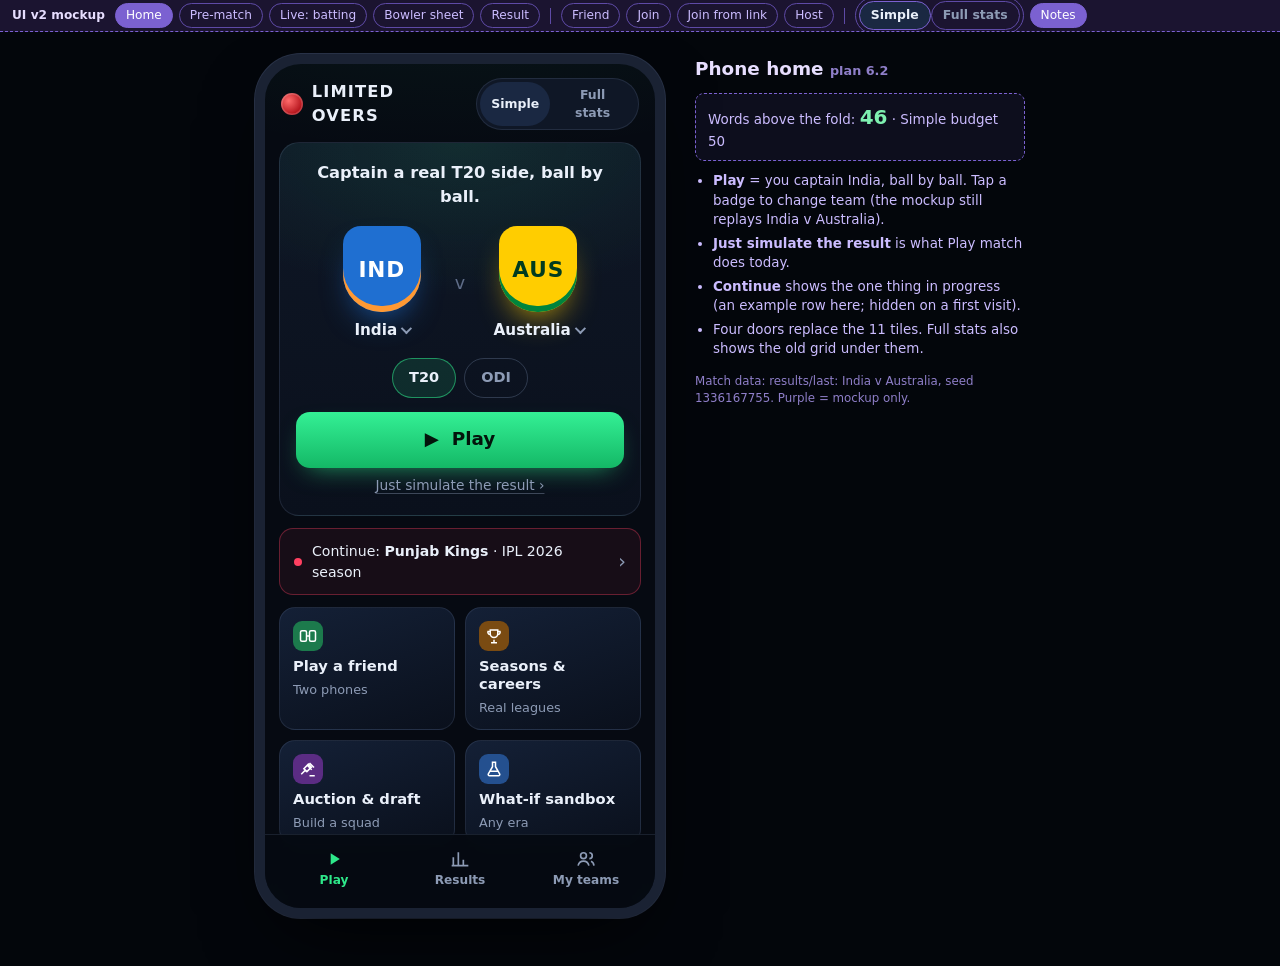
<file: docs/mockups/ui_v2.html>
<!doctype html>
<html lang="en">
<head>
<meta charset="utf-8">
<meta name="viewport" content="width=device-width, initial-scale=1, viewport-fit=cover">
<title>UI v2 Mockup</title>
<!-- Clickable mockup for UI v2 (the gate before phases 2 and 3). Not wired to the server: open it
     straight from disk. The quick match replays the real India v Australia T20 in results/last ball by ball (score,
     batters, bowlers, wickets, win probability); the bars and bowler choices don't change what happens. Home cards,
     the Continue row and the two-player room code are examples. Offline: no CDN, no web fonts. -->
<style>
:root{
  --bg:#060a12;--bg2:#0a101c;--panel:#0f1726;--panel2:#142036;--panel3:#1a2842;
  --border:rgba(148,170,210,.14);--border2:rgba(148,170,210,.26);
  --text:#eaf0fa;--muted:#8d9bb5;--dim:#5f6d88;
  --brand:#2ee88a;--brand2:#14b866;--blue:#4c8dff;--amber:#f6c453;--live:#ff4061;
  --four:#3d8bff;--six:#b26bff;--wkt:#ff4d4d;--extra:#f59e0b;
  --r:14px;--r2:10px;--shadow:0 12px 32px -14px rgba(0,0,0,.7);
  --disp:"Bahnschrift","DIN Alternate","Avenir Next Condensed","Roboto Condensed","Arial Narrow",system-ui,sans-serif;
  --body:"Segoe UI Variable Text","Segoe UI",system-ui,-apple-system,Roboto,sans-serif;
  color-scheme:dark;
}
*{box-sizing:border-box;margin:0;padding:0}
html{-webkit-text-size-adjust:100%}
body{background:#03060b;color:var(--text);font:14.5px/1.45 var(--body);-webkit-font-smoothing:antialiased}
button,input,select{font:inherit;color:inherit}
button{cursor:pointer;background:none;border:0}
svg{display:block}
.num,.disp{font-family:var(--disp);font-variant-numeric:tabular-nums}
.muted{color:var(--muted)}.small{font-size:.8rem}
body.detail-simple .full-only{display:none!important}
body.detail-full .simple-only{display:none!important}

/* ── mockup-only chrome (purple, dashed) ── */
.mk{position:sticky;top:0;z-index:90;height:32px;display:flex;gap:6px;align-items:center;padding:6px 12px;background:#1b1430;
  border-bottom:1px dashed #7b61d1;font-size:.76rem;color:#cbbcff;overflow-x:auto;white-space:nowrap;scrollbar-width:none}
.mk::-webkit-scrollbar{display:none}
.mk b{color:#e7deff;margin-right:4px}
.mk button{padding:3px 10px;border-radius:99px;border:1px solid #5e4aa6;color:#cbbcff;flex:0 0 auto}
.mk button.on{background:#7b61d1;color:#fff;border-color:#7b61d1}
.mk .sep{width:1px;height:16px;background:#5e4aa6;flex:0 0 auto;margin:0 4px}
.stage{display:flex;gap:30px;justify-content:center;align-items:flex-start;padding:22px 16px 48px}
.side{width:330px;flex:0 0 330px;position:sticky;top:56px;font-size:.84rem;color:#cbbcff}
.side h2{font-family:var(--disp);font-size:1.15rem;color:#e7deff;margin-bottom:8px;font-weight:650}
.side ul{padding-left:18px;margin:6px 0 12px}.side li{margin:4px 0}
.side .meter{border:1px dashed #7b61d1;background:rgba(123,97,209,.09);border-radius:9px;padding:9px 12px;margin:10px 0}
.side .meter b{font-family:var(--disp);font-size:1.25rem;color:#fff}
.side .meter .ok{color:#7ef0b0}.side .meter .bad{color:#ff9aa5}
.side .src{color:#8f7fc9;font-size:.74rem;margin-top:14px}
body.nonotes .side{display:none}

/* ── the phone ── */
.phone{position:relative;width:390px;height:844px;box-sizing:content-box;border:10px solid #1a2233;border-radius:46px;
  overflow:hidden;background:var(--bg);box-shadow:0 30px 80px -30px #000,0 0 0 1px #2a344a;flex:0 0 auto;
  background-image:radial-gradient(700px 300px at 50% -120px,rgba(46,232,138,.07),transparent 70%)}
@media (max-width:760px){
  .stage{padding:0;display:block}
  .side{display:none}
  .phone{width:100%;height:calc(100vh - 32px);height:calc(100dvh - 32px);border:0;border-radius:0;box-shadow:none}
}
.scr{position:absolute;inset:0;display:none;flex-direction:column;overflow-y:auto;overflow-x:hidden;scrollbar-width:none}
.scr::-webkit-scrollbar{display:none}
.scr.on{display:flex;animation:fade .25s ease}
@keyframes fade{from{opacity:0;transform:translateY(4px)}to{opacity:1;transform:none}}

/* shared bits */
.badge{--c:#555;--f:#fff;--a:#999;display:inline-grid;place-items:center;flex:0 0 auto;font-family:var(--disp);font-weight:700;
  letter-spacing:.04em;white-space:nowrap;background:var(--c);color:var(--f)}
.badge.sm{min-width:38px;height:22px;font-size:.66rem;border-radius:6px;box-shadow:inset 0 -2px 0 var(--a);padding:0 5px}
.badge.md{min-width:52px;height:36px;font-size:.95rem;border-radius:10px;box-shadow:inset 0 -3px 0 var(--a);padding:0 6px}
.badge.hb{width:78px;height:86px;font-size:1.35rem;border-radius:18px 18px 38px 38px;box-shadow:inset 0 -6px 0 var(--a),0 16px 34px -16px var(--c)}
.btn{display:inline-flex;align-items:center;justify-content:center;gap:8px;border-radius:12px;padding:11px 16px;font-weight:650;
  min-height:46px;transition:transform .08s,filter .15s}
.btn:active{transform:scale(.97)}
.btn.go{background:linear-gradient(180deg,#34f095,#14b866);color:#03140b;box-shadow:0 10px 26px -12px rgba(46,232,138,.7)}
.btn.sec{background:var(--panel3);border:1px solid var(--border2);color:var(--text)}
.btn.big{font-size:1.15rem;min-height:56px;width:100%;border-radius:14px}
.btn[disabled]{filter:grayscale(1) brightness(.55);cursor:default}
.lnk{color:var(--muted);font-size:.86rem;padding:8px;text-decoration:underline;text-underline-offset:3px;text-decoration-color:rgba(141,155,181,.4)}
.seg{display:inline-flex;background:var(--panel);border:1px solid var(--border);border-radius:99px;padding:3px}
.seg button{padding:4px 11px;border-radius:99px;color:var(--muted);font-size:.78rem;font-weight:600}
.seg button.on{background:var(--panel3);color:var(--text)}
.chips{display:flex;gap:8px;flex-wrap:wrap}
.chips button{padding:8px 16px;border-radius:99px;border:1px solid var(--border2);color:var(--muted);font-weight:600;min-height:40px}
.chips button.on{background:rgba(46,232,138,.12);border-color:rgba(46,232,138,.55);color:var(--text)}
.ph-top{display:flex;align-items:center;justify-content:space-between;gap:10px;padding:14px 16px 6px}
.ph-top.sub{justify-content:flex-start;padding:12px 10px 4px}
.ph-top .ttl{font-family:var(--disp);font-size:1.15rem;font-weight:650}
.back{width:40px;height:40px;border-radius:12px;font-size:1.5rem;line-height:1;color:var(--muted)}
.logo{display:flex;align-items:center;gap:9px;font-family:var(--disp);font-weight:700;letter-spacing:.07em;font-size:1.02rem}
.logo i{width:22px;height:22px;border-radius:50%;background:radial-gradient(circle at 35% 35%,#ff6b6b,#b3121a 70%);
  box-shadow:inset 0 0 0 1.5px rgba(255,255,255,.18)}
.card{background:linear-gradient(180deg,var(--panel) 0%,var(--bg2) 100%);border:1px solid var(--border);border-radius:var(--r)}
.kick{font-size:.68rem;letter-spacing:.14em;text-transform:uppercase;color:var(--muted);font-weight:650}
.tabbar{position:sticky;bottom:0;margin-top:auto;display:flex;justify-content:space-around;padding:8px 6px 12px;
  background:rgba(6,10,18,.92);backdrop-filter:blur(10px);border-top:1px solid var(--border)}
.tabbar button{flex:1;padding:6px;color:var(--muted);font-size:.76rem;font-weight:600;display:flex;flex-direction:column;align-items:center;gap:3px}
.tabbar button svg{width:20px;height:20px}
.tabbar button.on{color:var(--brand)}

/* home */
.hero{margin:6px 14px 0;padding:18px 16px 12px;text-align:center;border-radius:20px;border:1px solid var(--border);
  background:radial-gradient(420px 220px at 50% 0,rgba(46,232,138,.10),transparent 70%),linear-gradient(180deg,var(--panel),var(--bg2))}
.hero .tag{font-size:1.02rem;font-weight:600;margin-bottom:14px}
.vs{display:flex;align-items:center;justify-content:center;gap:14px;margin-bottom:12px}
.tpick{display:flex;flex-direction:column;align-items:center;gap:7px;padding:4px;border-radius:16px;width:118px}
.tpick .tn{font-weight:650;font-size:.95rem;display:flex;align-items:center;gap:4px}
.tpick .tn::after{content:"";width:6px;height:6px;border-right:2px solid var(--muted);border-bottom:2px solid var(--muted);transform:rotate(45deg) translateY(-2px)}
.vs .v{font-family:var(--disp);color:var(--dim);font-size:1.1rem}
.hero .chips{justify-content:center;margin-bottom:14px}
.cont{display:flex;align-items:center;gap:10px;margin:12px 14px 0;padding:12px 14px;border-radius:14px;border:1px solid rgba(255,64,97,.35);
  background:rgba(255,64,97,.07);text-align:left;font-size:.88rem}
.cont .dot{width:8px;height:8px;border-radius:50%;background:var(--live);flex:0 0 auto}
.cont .go{margin-left:auto;color:var(--muted);font-size:1.2rem}
.doors{display:grid;grid-template-columns:1fr 1fr;gap:10px;margin:12px 14px 14px}
.door{text-align:left;padding:13px 13px 12px;border-radius:16px;border:1px solid var(--border);background:linear-gradient(160deg,var(--panel2),var(--bg2));min-height:92px;
  display:flex;flex-direction:column;gap:6px}
.door .ic{width:30px;height:30px;border-radius:9px;display:grid;place-items:center;background:var(--dc,#2a3a58);color:#fff}
.door .ic svg{width:18px;height:18px}
.door b{font-size:.92rem;line-height:1.2}
.alltiles{margin:0 14px 14px}
.alltiles .grid{display:grid;grid-template-columns:1fr 1fr 1fr;gap:6px;margin-top:6px}
.alltiles .grid button{padding:9px 6px;border-radius:10px;border:1px solid var(--border);background:var(--panel);font-size:.72rem;color:var(--muted)}

/* chooser */
.ch-list{display:flex;flex-direction:column;gap:10px;padding:8px 14px 20px}
.ch-card{display:flex;gap:12px;align-items:center;text-align:left;padding:14px;border-radius:16px;border:1px solid var(--border);background:linear-gradient(160deg,var(--panel2),var(--bg2));min-height:70px}
.ch-card .ic{width:40px;height:40px;border-radius:12px;display:grid;place-items:center;background:var(--dc,#2a3a58);flex:0 0 auto}
.ch-card .ic svg{width:22px;height:22px}
.ch-card b{display:block;font-size:1rem}
.ch-card span{color:var(--muted);font-size:.84rem}

/* pre-match */
.pm{margin:6px 14px 0;padding:16px;text-align:center}
.pm .teams{display:flex;justify-content:center;align-items:center;gap:12px;margin-bottom:10px}
.pm .line{color:var(--muted);font-size:.88rem}
.row{display:flex;align-items:center;justify-content:space-between;gap:10px;margin:10px 14px 0;padding:10px 14px;border-radius:14px;background:var(--panel);border:1px solid var(--border)}
.row .chips button{padding:6px 12px;min-height:36px;font-size:.84rem}
.ok{color:var(--brand)}
.toss{margin:14px 14px 18px;padding:20px 16px;text-align:center}
.coin{width:92px;height:92px;margin:0 auto 14px;border-radius:50%;display:grid;place-items:center;font-family:var(--disp);font-size:2rem;font-weight:700;color:#5a4410;
  background:radial-gradient(circle at 35% 30%,#ffe9a3,#e0b13c 55%,#a87a12);box-shadow:inset 0 0 0 4px rgba(255,255,255,.25),0 12px 26px -10px #000}
.coin.flip{animation:flip 1s cubic-bezier(.3,.7,.4,1)}
@keyframes flip{0%{transform:translateY(0) rotateX(0)}50%{transform:translateY(-46px) rotateX(900deg)}100%{transform:translateY(0) rotateX(1800deg)}}
.toss .q{font-weight:650;font-size:1.05rem;margin-bottom:12px;min-height:1.5em}
.toss .bb{display:flex;gap:10px}.toss .bb .btn{flex:1}

/* live */
#s-live{overflow:hidden}
.bug{display:flex;align-items:center;justify-content:space-between;gap:8px;padding:12px 14px 9px;background:linear-gradient(90deg,var(--tc,#1f6fd1) -40%,var(--panel) 45%);
  border-bottom:1px solid var(--border)}
.bug .l{display:flex;align-items:center;gap:9px}
.bug .sc{font-family:var(--disp);font-size:1.75rem;font-weight:700;line-height:1;transition:color .3s}
.bug .sc.tick{color:var(--brand)}
.bug .ov{font-family:var(--disp);color:var(--muted);font-size:1rem}
.bug .r{text-align:right;font-size:.8rem;color:var(--muted);line-height:1.25}
.bug .r b{color:var(--text);font-family:var(--disp);font-size:1rem;font-weight:650}
.wp{padding:6px 14px 6px}
.wp .bar{height:6px;border-radius:9px;background:var(--wc2,#ffcd00);overflow:hidden}
.wp .bar i{display:block;height:100%;background:var(--wc1,#1f6fd1);transition:width .6s ease;border-right:2px solid var(--bg)}
.wp .lb{display:flex;justify-content:space-between;font-size:.72rem;color:var(--muted);margin-top:3px}
.field{position:relative;min-height:236px;flex:1 1 236px;max-height:350px;margin:0 6px;border-radius:16px;overflow:hidden;background:#0b2614}
.field svg{width:100%;height:100%}
.field.shake{animation:shake .35s}
@keyframes shake{0%,100%{transform:none}20%{transform:translateX(-6px)}40%{transform:translateX(5px)}60%{transform:translateX(-4px)}80%{transform:translateX(3px)}}
.out{position:absolute;left:0;right:0;top:12px;text-align:center;font-family:var(--disp);font-weight:800;font-size:2.3rem;letter-spacing:.04em;
  text-shadow:0 3px 14px rgba(0,0,0,.7);pointer-events:none;opacity:0;transform:scale(.7);transition:opacity .15s,transform .2s}
.out.show{opacity:1;transform:none}
.out.k4{color:#8fc0ff}.out.k6{color:#d6a9ff}.out.kW{color:#ff8d8d;font-size:2.7rem}.out.kx{color:#ffd28a;font-size:1.6rem}.out.k0{color:#dfe7f5;font-size:3rem;line-height:.8}
.flash{position:absolute;inset:0;pointer-events:none;opacity:0}
.flash.go{animation:fl .7s ease}
@keyframes fl{0%{opacity:.55}100%{opacity:0}}
.over-row{display:flex;align-items:center;gap:10px;padding:9px 14px 4px}
.over-row .lab{font-size:.74rem;color:var(--muted);font-weight:600;white-space:nowrap}
.bchips{display:flex;gap:6px;flex-wrap:nowrap;overflow:hidden}
.bc{width:28px;height:28px;border-radius:50%;display:grid;place-items:center;font-family:var(--disp);font-weight:700;font-size:.82rem;background:var(--panel3);border:1px solid var(--border2);flex:0 0 auto}
.bc.e{background:none;border-style:dashed;opacity:.5}
.bc.c4{background:var(--four);border-color:var(--four)}.bc.c6{background:var(--six);border-color:var(--six)}
.bc.cW{background:var(--wkt);border-color:var(--wkt)}.bc.cx{background:rgba(245,158,11,.18);border-color:var(--extra);color:#ffd28a;font-size:.66rem}
.bc.pop{animation:pop .35s cubic-bezier(.3,1.6,.5,1)}
@keyframes pop{from{transform:scale(.2)}to{transform:none}}
.cards{padding:4px 14px 2px;display:flex;flex-direction:column;gap:3px;font-size:.88rem}
.cards .ln{display:flex;gap:14px;align-items:baseline;flex-wrap:wrap}
.cards .pl b{font-weight:650}
.cards .pl .num{color:var(--muted);margin-left:3px}
.cards .pl.st b{color:#fff}
.cards .bw{display:flex;align-items:center;gap:6px;color:var(--muted)}
.cards .bw b{color:var(--text);font-weight:600}
.kind{width:16px;height:16px;flex:0 0 auto;opacity:.85}
.new-tag{font-size:.6rem;font-weight:800;letter-spacing:.08em;color:#062;background:#7ef0b0;border-radius:4px;padding:1px 4px;margin-left:5px;vertical-align:2px}
.fs{display:block;font-size:.72rem;color:var(--dim);margin-top:-1px}
.fs i{display:inline-block;width:46px;height:4px;border-radius:3px;background:var(--panel3);vertical-align:middle;margin-right:5px;overflow:hidden}
.fs i u{display:block;height:100%;background:var(--brand)}
.bars-box{padding:8px 14px 6px;position:relative}
.bars-h{display:flex;align-items:center;gap:8px;margin-bottom:4px}
.bars-h .who{font-size:.86rem;font-weight:600;white-space:nowrap}
.bars-h .word{margin-left:auto;font-family:var(--disp);font-size:1.25rem;font-weight:700}
.info{width:24px;height:24px;border-radius:50%;border:1px solid var(--border2);color:var(--muted);font-size:.74rem;font-weight:700;font-style:italic;font-family:Georgia,serif}
.ns-chip{white-space:nowrap;font-size:.74rem;padding:3px 9px;border-radius:99px;border:1px solid var(--border2);color:var(--muted)}
.bars{display:flex;gap:3px;align-items:flex-end;height:58px}
.bars button{flex:1;height:100%;min-width:30px;display:flex;flex-direction:column;justify-content:flex-end;align-items:center;gap:2px;border-radius:9px;padding:0 0 3px}
.bars button i{display:block;width:100%;border-radius:6px 6px 4px 4px;background:var(--bc);opacity:.35;transition:opacity .12s,transform .12s}
.bars button.on i{opacity:1;box-shadow:0 0 0 2px #fff,0 6px 16px -6px var(--bc)}
.bars button.lit i{opacity:.8}
.bars button small{font-size:.62rem;color:var(--dim);font-family:var(--disp);line-height:1}
.act{margin-top:auto;display:flex;gap:8px;padding:10px 12px 14px;background:rgba(6,10,18,.94);border-top:1px solid var(--border)}
.act .go{flex:1.6;font-size:1.05rem}
.act .sec{flex:1;padding:11px 8px}
.toast{position:absolute;left:50%;top:150px;transform:translate(-50%,-6px);background:rgba(15,23,38,.96);border:1px solid var(--border2);border-radius:12px;
  padding:9px 14px;font-size:.84rem;max-width:340px;width:max-content;text-align:center;z-index:60;opacity:0;pointer-events:none;transition:opacity .2s,transform .2s;box-shadow:var(--shadow)}
.toast.show{opacity:1;transform:translate(-50%,0)}

/* sheets */
.dim{position:absolute;inset:0;background:rgba(2,4,9,.55);z-index:70;opacity:0;pointer-events:none;transition:opacity .2s}
.dim.on{opacity:1;pointer-events:auto}
.sheet{position:absolute;left:0;right:0;bottom:0;z-index:71;background:linear-gradient(180deg,#121c2f,#0a101c);border-top:1px solid var(--border2);
  border-radius:22px 22px 0 0;padding:8px 14px 18px;transform:translateY(105%);transition:transform .25s cubic-bezier(.3,.8,.4,1);max-height:86%;overflow-y:auto;scrollbar-width:none}
.sheet.on{transform:none}
.sheet .grab{width:40px;height:4px;border-radius:9px;background:var(--border2);margin:2px auto 10px}
.sheet h3{font-family:var(--disp);font-size:1.3rem;font-weight:650;margin-bottom:10px}
.bopt{display:flex;align-items:center;gap:12px;width:100%;text-align:left;padding:12px 14px;border-radius:14px;border:1px solid var(--border);background:var(--panel);margin-bottom:8px;min-height:60px}
.bopt.sug{border-color:rgba(46,232,138,.55);background:linear-gradient(90deg,rgba(46,232,138,.12),var(--panel) 70%)}
.bopt .kind{width:22px;height:22px}
.bopt b{font-size:1rem;display:block}
.bopt .fig{font-family:var(--disp);color:var(--muted);font-size:.95rem}
.bopt .left{margin-left:auto;text-align:right;font-size:.78rem;color:var(--muted);white-space:nowrap}
.bopt .left b{font-family:var(--disp);font-size:1.1rem;color:var(--text);display:inline}
.bopt[disabled]{opacity:.38;cursor:default}
.tag-s{font-size:.6rem;font-weight:800;letter-spacing:.08em;color:#04210f;background:var(--brand);border-radius:5px;padding:2px 5px;margin-left:6px;vertical-align:2px}
.sh-sec{font-size:.7rem;letter-spacing:.12em;text-transform:uppercase;color:var(--muted);font-weight:650;margin:14px 0 8px}
.sh-btns{display:flex;flex-direction:column;gap:8px}
.sh-btns .btn{width:100%;justify-content:flex-start}
.togs{display:flex;flex-wrap:wrap;gap:6px}
.tog{padding:7px 12px;border-radius:99px;border:1px solid var(--border2);color:var(--muted);font-size:.8rem;font-weight:600}
.tog.on{background:rgba(46,232,138,.14);border-color:rgba(46,232,138,.6);color:var(--text)}
.tlist button{display:flex;align-items:center;gap:12px;width:100%;padding:10px 6px;border-bottom:1px solid var(--border);text-align:left;font-weight:600;min-height:52px}
.tlist button .ck{margin-left:auto;color:var(--brand)}
.xi{list-style:none;columns:1}
.xi li{display:flex;gap:10px;padding:8px 4px;border-bottom:1px solid var(--border);font-size:.92rem}
.xi li span{width:20px;color:var(--dim);font-family:var(--disp)}
.coach{position:absolute;z-index:75;left:14px;right:14px;background:#f6f2ff;color:#1b1430;border-radius:14px;padding:11px 13px;font-size:.9rem;font-weight:600;
  box-shadow:0 14px 34px -10px #000;display:none}
.coach.on{display:flex;gap:10px;align-items:center;animation:fade .25s}
.coach button{margin-left:auto;background:#1b1430;color:#fff;border-radius:9px;padding:6px 12px;font-size:.8rem;flex:0 0 auto}
.coach::after{content:"";position:absolute;left:var(--ax,50%);width:14px;height:14px;background:#f6f2ff;transform:rotate(45deg)}
.coach.up::after{top:-6px}.coach.down::after{bottom:-6px}

/* result */
.res{padding:6px 16px 18px;text-align:center}
.res h1{font-family:var(--disp);font-size:1.9rem;line-height:1.1;margin:6px 0 12px}
.res .scs{display:flex;flex-direction:column;gap:6px;margin:0 auto 12px;max-width:300px}
.res .scs div{display:flex;align-items:center;gap:10px;font-family:var(--disp);font-size:1.15rem}
.res .scs div b{margin-left:auto}
.pom{padding:12px;margin-bottom:10px;display:flex;align-items:center;gap:12px;text-align:left}
.pom .av{width:44px;height:44px;border-radius:50%;display:grid;place-items:center;background:#1f6fd1;font-family:var(--disp);font-weight:700}
.tiles{display:grid;grid-template-columns:1fr 1fr 1fr;gap:8px;margin-bottom:10px}
.tiles div{padding:10px 6px;border-radius:12px;background:var(--panel);border:1px solid var(--border)}
.tiles b{display:block;font-family:var(--disp);font-size:1.3rem}
.tiles span{font-size:.72rem;color:var(--muted)}
.wpc{padding:10px 10px 6px;margin-bottom:12px}
.wpc .cap{display:flex;justify-content:space-between;font-size:.72rem;color:var(--muted);margin-bottom:4px}
.res .acts{display:flex;flex-direction:column;gap:8px}

/* two players */
.mp-hero{padding:22px 18px 8px}
.mp-hero h1{font-family:var(--disp);font-size:1.8rem;margin-bottom:4px}
.mp-big{display:flex;flex-direction:column;gap:12px;padding:12px 16px}
.mp-big button{padding:22px 18px;border-radius:18px;text-align:left;display:flex;align-items:center;gap:14px;font-size:1.2rem;font-weight:700;min-height:96px}
.mp-big .h{background:linear-gradient(135deg,#1c6b45,#0e3b27);border:1px solid rgba(46,232,138,.45)}
.mp-big .j{background:linear-gradient(135deg,#253a66,#141f38);border:1px solid rgba(76,141,255,.45)}
.mp-big svg{width:34px;height:34px;flex:0 0 auto}
.form{padding:10px 18px;display:flex;flex-direction:column;gap:8px}
.form label{font-size:.82rem;color:var(--muted);font-weight:600;margin-top:8px}
.code-in{width:100%;text-align:center;font-family:var(--disp);font-size:3rem;font-weight:700;letter-spacing:.35em;text-indent:.35em;padding:10px 0;
  border-radius:16px;border:2px solid var(--border2);background:var(--panel);text-transform:uppercase;outline:none}
.code-in:focus,.txt-in:focus{border-color:var(--brand)}
.code-in::placeholder{color:#26324a}
.txt-in{width:100%;font-size:1.15rem;padding:14px;border-radius:14px;border:2px solid var(--border2);background:var(--panel);outline:none}
.linked{padding:16px;text-align:center;border-radius:16px;margin-top:6px}
.linked .code{font-family:var(--disp);font-size:2.4rem;letter-spacing:.25em;font-weight:700}
.opt{display:flex;flex-direction:column;gap:8px;padding:0 16px}
.optc{display:flex;gap:12px;align-items:center;text-align:left;padding:13px 14px;border-radius:14px;border:1px solid var(--border);background:var(--panel);min-height:62px}
.optc.on{border-color:rgba(46,232,138,.6);background:linear-gradient(90deg,rgba(46,232,138,.12),var(--panel) 70%)}
.optc .rd{width:20px;height:20px;border-radius:50%;border:2px solid var(--border2);flex:0 0 auto}
.optc.on .rd{border:6px solid var(--brand)}
.optc span{display:block;font-size:.8rem;color:var(--muted)}
.h3{font-size:.95rem;font-weight:650;margin:16px 16px 8px}
details.more{margin:14px 16px 0;border-top:1px solid var(--border);padding-top:10px}
details.more summary{cursor:pointer;color:var(--muted);font-weight:600;list-style:none;display:flex;align-items:center;gap:8px}
details.more summary::-webkit-details-marker{display:none}
details.more summary::before{content:"›";font-size:1.2rem;transition:transform .15s}
details.more[open] summary::before{transform:rotate(90deg)}
details.more .in{display:flex;flex-direction:column;gap:10px;padding:10px 0}
details.more .in .r{display:flex;align-items:center;justify-content:space-between;gap:10px;font-size:.88rem}
.sticky-go{position:sticky;bottom:0;margin-top:auto;padding:12px 16px 16px;background:linear-gradient(180deg,transparent,var(--bg) 30%)}
.room{text-align:center;padding:20px 16px}
.room .code{font-family:var(--disp);font-size:4.6rem;font-weight:800;letter-spacing:.18em;text-indent:.18em;line-height:1.1;margin:8px 0 6px;
  background:linear-gradient(180deg,#fff,#9fb3d6);-webkit-background-clip:text;background-clip:text;color:transparent}
.room .url{font-family:Consolas,monospace;font-size:.78rem;color:var(--dim);margin-bottom:16px}
.room .two{display:flex;gap:10px}.room .two .btn{flex:1}
.wait{display:flex;align-items:center;justify-content:center;gap:10px;margin-top:22px;color:var(--muted)}
.wait i{width:10px;height:10px;border-radius:50%;background:var(--brand);animation:pulse 1.4s infinite}
@keyframes pulse{0%{box-shadow:0 0 0 0 rgba(46,232,138,.6)}70%{box-shadow:0 0 0 10px rgba(46,232,138,0)}100%{box-shadow:0 0 0 0 rgba(46,232,138,0)}}
@media (prefers-reduced-motion:reduce){*{animation:none!important;transition:none!important}}
</style>
</head>
<body class="detail-simple">

<div class="mk" id="mk">
  <b>UI v2 mockup</b>
  <button data-jump="home" class="on">Home</button>
  <button data-jump="pre">Pre-match</button>
  <button data-jump="live">Live: batting</button>
  <button data-jump="bowler">Bowler sheet</button>
  <button data-jump="result">Result</button>
  <span class="sep"></span>
  <button data-jump="mp">Friend</button>
  <button data-jump="join">Join</button>
  <button data-jump="joinlink">Join from link</button>
  <button data-jump="host">Host</button>
  <span class="sep"></span>
  <span class="seg detail-sw" style="background:none;border-color:#5e4aa6"><button data-d="simple" class="on">Simple</button><button data-d="full">Full stats</button></span>
  <button id="mk-notes" class="on">Notes</button>
</div>

<div class="stage">
<div class="phone" id="phone">

  <!-- ═════ HOME ═════ -->
  <div class="scr on" id="s-home">
    <header class="ph-top">
      <div class="logo"><i></i>LIMITED OVERS</div>
      <div class="seg detail-sw"><button data-d="simple" class="on">Simple</button><button data-d="full">Full stats</button></div>
    </header>
    <section class="hero">
      <p class="tag">Captain a real <span id="h-fmtw">T20</span> side, ball by ball.</p>
      <div class="vs">
        <button class="tpick" data-side="0" title="Change team"><span id="h-b0"></span><span class="tn nc" id="h-n0">India</span></button>
        <span class="v">v</span>
        <button class="tpick" data-side="1" title="Change team"><span id="h-b1"></span><span class="tn nc" id="h-n1">Australia</span></button>
      </div>
      <div class="chips" id="h-fmt"><button class="on" data-f="T20">T20</button><button data-f="ODI">ODI</button></div>
      <button class="btn go big" id="h-play">&#9654;&nbsp; Play</button>
      <button class="lnk" id="h-sim">Just simulate the result &rsaquo;</button>
    </section>
    <button class="cont" id="h-cont"><span class="dot"></span><span>Continue: <b class="nc">Punjab Kings</b> · IPL 2026 season</span><span class="go">&rsaquo;</span></button>
    <div class="doors" id="doors"></div>
    <div class="alltiles full-only"><div class="kick">All modes</div><div class="grid" id="alltiles"></div></div>
    <nav class="tabbar">
      <button class="on"><svg viewBox="0 0 24 24" fill="currentColor"><path d="M8 5v14l11-7z"/></svg>Play</button>
      <button data-toast="Results: Last run · Saved · Careers"><svg viewBox="0 0 24 24" fill="none" stroke="currentColor" stroke-width="2"><path d="M4 20V10M10 20V4M16 20v-7M22 20H2"/></svg>Results</button>
      <button data-toast="My teams: the team builder"><svg viewBox="0 0 24 24" fill="none" stroke="currentColor" stroke-width="2"><circle cx="9" cy="8" r="3.5"/><path d="M2.5 20c.8-3.6 3.4-5.5 6.5-5.5s5.7 1.9 6.5 5.5M16 4.5a3.5 3.5 0 0 1 0 7M18 14.6c2 .7 3.2 2.5 3.6 5.4"/></svg>My teams</button>
    </nav>
  </div>

  <!-- ═════ DOOR CHOOSER ═════ -->
  <div class="scr" id="s-door">
    <header class="ph-top sub"><button class="back" data-back>&lsaquo;</button><span class="ttl" id="door-t"></span></header>
    <div class="ch-list" id="door-list"></div>
  </div>

  <!-- ═════ PRE-MATCH ═════ -->
  <div class="scr" id="s-pre">
    <header class="ph-top sub"><button class="back" data-back>&lsaquo;</button><span class="ttl">Quick match</span></header>
    <div class="card pm">
      <div class="teams" id="pm-teams"></div>
      <div class="line"><span id="pm-fmt">T20</span> · Neutral ground, <span id="pm-pitch"></span></div>
    </div>
    <div class="row"><span>Your XI: suggested <span class="ok">&#10003;</span></span><button class="btn sec" style="min-height:36px;padding:6px 12px" id="pm-xi">Change XI</button></div>
    <div class="row"><span>Length</span><div class="chips" id="pm-len"><button data-l="key">Key moments</button><button data-l="every" class="on">Every ball</button></div></div>
    <div class="card toss">
      <div class="coin" id="coin">H</div>
      <div class="q" id="toss-q">Call the toss</div>
      <div class="bb" id="toss-b"><button class="btn go" data-call="Heads">Heads</button><button class="btn go" data-call="Tails">Tails</button></div>
    </div>
  </div>

  <!-- ═════ LIVE ═════ -->
  <div class="scr" id="s-live">
    <div class="bug" id="bug">
      <div class="l"><span id="bug-b"></span><span class="sc" id="bug-sc">0/0</span><span class="ov" id="bug-ov">0.0</span></div>
      <div class="r" id="bug-r"></div>
    </div>
    <div class="wp"><div class="bar"><i id="wp-i" style="width:50%"></i></div>
      <div class="lb"><span id="wp-t"></span><span id="wp-x"></span></div></div>
    <div class="field" id="field">
      <svg viewBox="0 -24 380 284" preserveAspectRatio="xMidYMid meet" aria-hidden="true">
        <defs>
          <radialGradient id="grass" cx="50%" cy="48%" r="58%"><stop offset="0" stop-color="#2f8040"/><stop offset="1" stop-color="#1b5428"/></radialGradient>
          <clipPath id="gclip"><ellipse cx="190" cy="120" rx="178" ry="110"/></clipPath>
        </defs>
        <rect y="-40" width="380" height="320" fill="#0b2614"/>
        <ellipse cx="190" cy="120" rx="178" ry="110" fill="url(#grass)"/>
        <g clip-path="url(#gclip)" fill="#fff" fill-opacity=".035" id="mow"></g>
        <ellipse cx="190" cy="120" rx="178" ry="110" fill="none" stroke="#e9f5ec" stroke-opacity=".6" stroke-width="2"/>
        <ellipse cx="190" cy="120" rx="84" ry="52" fill="none" stroke="#fff" stroke-opacity=".28" stroke-dasharray="4 5"/>
        <rect x="184" y="94" width="12" height="50" rx="2" fill="#c8b07a" fill-opacity=".9"/>
        <path d="M181 100h18M181 138h18" stroke="#fff" stroke-opacity=".7" stroke-width="1"/>
        <g id="stumpsB" fill="#f3e6c4"><rect x="187" y="138" width="1.6" height="6"/><rect x="189.2" y="138" width="1.6" height="6"/><rect x="191.4" y="138" width="1.6" height="6"/></g>
        <g fill="#f3e6c4"><rect x="187" y="94" width="1.6" height="6"/><rect x="189.2" y="94" width="1.6" height="6"/><rect x="191.4" y="94" width="1.6" height="6"/></g>
        <g id="fielders"></g>
        <circle id="ns" cx="182" cy="98" r="4.2"/>
        <circle id="st" cx="196" cy="141" r="4.6"/>
        <ellipse id="ball-sh" cx="0" cy="0" rx="3" ry="1.4" fill="#000" fill-opacity=".35" visibility="hidden"/>
        <circle id="ball" cx="0" cy="0" r="3" fill="#fff" visibility="hidden"/>
      </svg>
      <div class="flash" id="flash"></div>
      <div class="out" id="out"></div>
    </div>
    <div class="over-row"><span class="lab">This over</span><div class="bchips" id="chips"></div></div>
    <div class="cards" id="cards"></div>
    <div class="bars-box" id="bars"></div>
    <div class="act">
      <button class="btn go" id="b-next">&#9654;&nbsp; Next ball</button>
      <button class="btn sec" id="b-over">Sim over</button>
      <button class="btn sec" id="b-more">More &#9662;</button>
    </div>
  </div>

  <!-- ═════ RESULT ═════ -->
  <div class="scr" id="s-result">
    <header class="ph-top sub"><button class="back" data-home>&lsaquo;</button><span class="ttl">Result</span></header>
    <div class="res" id="res"></div>
  </div>

  <!-- ═════ TWO PLAYERS: LANDING ═════ -->
  <div class="scr" id="s-mp">
    <header class="ph-top sub"><button class="back" data-back>&lsaquo;</button></header>
    <div class="mp-hero"><h1>Play a friend</h1><p class="muted">Two phones, same Wi-Fi.</p></div>
    <div class="mp-big">
      <button class="h" data-go="host"><svg viewBox="0 0 24 24" fill="none" stroke="currentColor" stroke-width="2"><path d="M12 5v14M5 12h14"/></svg>Host a game</button>
      <button class="j" data-go="join"><svg viewBox="0 0 24 24" fill="none" stroke="currentColor" stroke-width="2"><rect x="3" y="6" width="18" height="12" rx="3"/><path d="M7 12h.01M11 12h.01M15 12h.01"/></svg>Join with a code</button>
    </div>
  </div>

  <!-- ═════ TWO PLAYERS: JOIN ═════ -->
  <div class="scr" id="s-join">
    <header class="ph-top sub"><button class="back" data-back>&lsaquo;</button><span class="ttl">Join a game</span></header>
    <div class="form">
      <div id="j-codebox">
        <label for="j-code">Room code</label>
        <input id="j-code" class="code-in" maxlength="4" autocomplete="off" autocapitalize="characters" spellcheck="false" placeholder="ABCD" inputmode="text">
      </div>
      <div id="j-linked" class="card linked" style="display:none"><div class="kick">Room</div><div class="code nc">KQPX</div></div>
      <label for="j-name">Your name</label>
      <input id="j-name" class="txt-in" maxlength="20" autocomplete="nickname" placeholder="Name">
    </div>
    <div class="sticky-go"><button class="btn go big" id="j-go" disabled>Join</button></div>
  </div>

  <!-- ═════ TWO PLAYERS: JOINED ═════ -->
  <div class="scr" id="s-joined">
    <header class="ph-top sub"><button class="back" data-home>&lsaquo;</button><span class="ttl">Room <span class="nc">KQPX</span></span></header>
    <div class="room">
      <div class="kick">You're in</div>
      <div class="code nc" style="font-size:3rem">KQPX</div>
      <p><b class="nc">Vikram</b> is setting up the match.</p>
      <div class="wait"><i></i>Waiting for the host</div>
    </div>
  </div>

  <!-- ═════ TWO PLAYERS: HOST ═════ -->
  <div class="scr" id="s-host">
    <header class="ph-top sub"><button class="back" data-back>&lsaquo;</button><span class="ttl">Host a game</span></header>
    <div class="h3">How do you get teams?</div>
    <div class="opt" id="host-teams">
      <button class="optc on"><i class="rd"></i><div><b>Pick a team each</b><span>Any nation or franchise</span></div></button>
      <button class="optc"><i class="rd"></i><div><b>Draft against each other</b><span>Take turns picking players</span></div></button>
      <button class="optc"><i class="rd"></i><div><b>Auction</b><span>Bid live for a squad</span></div></button>
    </div>
    <div class="h3">How many matches?</div>
    <div class="chips" style="padding:0 16px" id="host-n"><button class="on">1</button><button>Best of 3</button><button>Best of 5</button></div>
    <details class="more">
      <summary>More options</summary>
      <div class="in">
        <div class="r"><span>Format</span><div class="seg"><button class="on">T20</button><button>ODI</button></div></div>
        <div class="r"><span>Era &amp; grounds</span><span class="muted">2026 · international</span></div>
        <div class="r"><span>Time per ball</span><div class="seg"><button class="on">Off</button><button>10 s</button><button>20 s</button></div></div>
      </div>
    </details>
    <div class="sticky-go"><button class="btn go big" id="host-go">Open room</button></div>
  </div>

  <!-- ═════ TWO PLAYERS: ROOM ═════ -->
  <div class="scr" id="s-room">
    <header class="ph-top sub"><button class="back" data-back>&lsaquo;</button><span class="ttl">Your room</span></header>
    <div class="room">
      <div class="kick">Room code</div>
      <div class="code nc">KQPX</div>
      <div class="url nc">192.168.1.23:5070/#join=KQPX</div>
      <div class="two"><button class="btn go" id="room-copy">Copy link</button><button class="btn sec" id="room-share">Share</button></div>
      <div class="wait"><i></i>Waiting for your friend</div>
    </div>
  </div>

  <!-- overlays -->
  <div class="dim" id="dim"></div>
  <div class="sheet" id="sheet"><div class="grab"></div><div id="sheet-in"></div></div>
  <div class="coach" id="coach"><span id="coach-t"></span><button id="coach-ok">Got it</button></div>
  <div class="toast" id="toast"></div>
</div>

<aside class="side" id="side"></aside>
</div>

<script>
'use strict';
const D = {"fmt":"T20","conditions":"international conditions 2025","pitch":"a fair pitch","toss":{"winner":"Australia","decision":"bowl"},"inns":[{"bat":"India","bowl":"Australia","order":["YBK Jaiswal","RG Sharma","V Kohli","SV Samson","SA Yadav","S Dube","RA Jadeja","AR Patel","Kuldeep Yadav","JJ Bumrah","YS Chahal"],"fow":["YBK Jaiswal","RG Sharma","SV Samson","SA Yadav"],"dis":{"YBK Jaiswal":"c GJ Maxwell b JR Hazlewood","RG Sharma":"c DA Warner b A Zampa","SV Samson":"c NT Ellis b JR Hazlewood","SA Yadav":"c AC Agar b JR Hazlewood"},"overs":[{"b":"JR Hazlewood","balls":[".","1",".",".",".","2"],"wp":0.493},{"b":"AC Agar","balls":["1","4",".","4","1","1"],"wp":0.53},{"b":"JR Hazlewood","balls":["1","6","1","W",".","."],"wp":0.463},{"b":"GJ Maxwell","balls":["wd",".","1","1",".","4","."],"wp":0.478},{"b":"NT Ellis","balls":["4","wd","2","4","4",".","1"],"wp":0.552},{"b":"MA Starc","balls":["2","6","1","1","4","."],"wp":0.6},{"b":"NT Ellis","balls":["1","2","4","1","wd",".","."],"wp":0.619},{"b":"MA Starc","balls":[".","2","4","1","wd","1","wd","1"],"wp":0.65},{"b":"A Zampa","balls":[".","1",".","W","1","1"],"wp":0.579},{"b":"AC Agar","balls":[".",".","1","1","1","."],"wp":0.559},{"b":"A Zampa","balls":["1",".","1","4","1","1"],"wp":0.566},{"b":"AC Agar","balls":[".",".",".",".","1","2"],"wp":0.53},{"b":"A Zampa","balls":["1","1","1","1","1","6"],"wp":0.552},{"b":"GJ Maxwell","balls":["1","1","1","4","1","1"],"wp":0.559},{"b":"MR Marsh","balls":["1","wd","4","wd","4","1","4","wd","1"],"wp":0.619},{"b":"A Zampa","balls":["1","1","1","4","4","1"],"wp":0.632},{"b":"JR Hazlewood","balls":[".","1","W",".","1","1"],"wp":0.566},{"b":"AC Agar","balls":["1","4","1","1","1","4"],"wp":0.573},{"b":"JR Hazlewood","balls":["W","1","1","2","1","."],"wp":0.544},{"b":"MP Stoinis","balls":["1",".","6","wd","4","4","2"],"wp":0.566}],"bowlers":["JR Hazlewood","AC Agar","GJ Maxwell","NT Ellis","MA Starc","A Zampa","MR Marsh","MP Stoinis","TH David"],"runs":184,"wkts":4,"card":[["YBK Jaiswal",4,6,"c GJ Maxwell b JR Hazlewood"],["RG Sharma",26,22,"c DA Warner b A Zampa"],["V Kohli",114,59,"not out"],["SV Samson",19,23,"c NT Ellis b JR Hazlewood"],["SA Yadav",7,6,"c AC Agar b JR Hazlewood"],["S Dube",5,4,"not out"]],"bowl_card":[["JR Hazlewood","4.0",19,3],["AC Agar","4.0",29,0],["GJ Maxwell","2.0",16,0],["NT Ellis","2.0",25,0],["MA Starc","2.0",25,0],["A Zampa","4.0",34,1],["MR Marsh","1.0",18,0],["MP Stoinis","1.0",18,0]]},{"bat":"Australia","bowl":"India","order":["DA Warner","MR Marsh","JP Inglis","GJ Maxwell","MP Stoinis","TH David","AC Agar","NT Ellis","MA Starc","A Zampa","JR Hazlewood"],"fow":["MR Marsh","JP Inglis","DA Warner","MP Stoinis","GJ Maxwell","AC Agar"],"dis":{"DA Warner":"st SV Samson b RA Jadeja","MR Marsh":"b YS Chahal","JP Inglis":"c & b Kuldeep Yadav","GJ Maxwell":"c V Kohli b YS Chahal","MP Stoinis":"c & b YS Chahal","AC Agar":"c & b AR Patel"},"overs":[{"b":"JJ Bumrah","balls":["2",".","1","2",".","."],"wp":0.455},{"b":"Kuldeep Yadav","balls":[".",".","1","1","1","1"],"wp":0.444},{"b":"JJ Bumrah","balls":[".","1",".","1",".","2"],"wp":0.426},{"b":"YS Chahal","balls":["1",".","W",".",".","."],"wp":0.298},{"b":"JJ Bumrah","balls":[".","4","4b",".","2","."],"wp":0.318},{"b":"AR Patel","balls":["1",".",".",".",".","4"],"wp":0.301},{"b":"Kuldeep Yadav","balls":["1","1","2","1","4","4"],"wp":0.345},{"b":"AR Patel","balls":["1",".","1","1",".","6"],"wp":0.359},{"b":"Kuldeep Yadav","balls":["1","1","W","1",".","."],"wp":0.25},{"b":"JJ Bumrah","balls":["1",".","6","wd","2","4","1"],"wp":0.313},{"b":"YS Chahal","balls":["4","1",".",".","1","1"],"wp":0.301},{"b":"RA Jadeja","balls":["6","W","1",".","6","1"],"wp":0.28},{"b":"YS Chahal","balls":["1",".",".","1","wd",".","1"],"wp":0.229},{"b":"RA Jadeja","balls":["4","4","1","1","1","."],"wp":0.242},{"b":"S Dube","balls":["1",".","1","1","1lb","4"],"wp":0.205},{"b":"Kuldeep Yadav","balls":["1",".","6","4",".","6"],"wp":0.283},{"b":"YS Chahal","balls":["W",".","1","W","1lb","."],"wp":0.046},{"b":"AR Patel","balls":["wd",".","W","1","1b",".","1"],"wp":0.004},{"b":"RA Jadeja","balls":[".","1","1","1","4","6"],"wp":0.004},{"b":"AR Patel","balls":["1",".",".","1","1","4"],"wp":0.0}],"bowlers":["JJ Bumrah","Kuldeep Yadav","YS Chahal","AR Patel","RA Jadeja","S Dube"],"runs":156,"wkts":6,"card":[["DA Warner",59,41,"st †SV Samson b RA Jadeja"],["MR Marsh",7,11,"b YS Chahal"],["JP Inglis",8,11,"c & b Kuldeep Yadav"],["GJ Maxwell",44,24,"c V Kohli b YS Chahal"],["MP Stoinis",5,11,"c & b YS Chahal"],["TH David",17,11,"not out"],["AC Agar",0,3,"c & b AR Patel"],["NT Ellis",6,8,"not out"]],"bowl_card":[["JJ Bumrah","4.0",30,0],["Kuldeep Yadav","4.0",37,1],["YS Chahal","4.0",13,3],["AR Patel","4.0",24,1],["RA Jadeja","3.0",38,1],["S Dube","1.0",7,0]]}],"kind":{"JR Hazlewood":"pace","AC Agar":"spin","GJ Maxwell":"spin","NT Ellis":"pace","MA Starc":"pace","A Zampa":"spin","MR Marsh":"pace","MP Stoinis":"pace","JJ Bumrah":"pace","Kuldeep Yadav":"spin","YS Chahal":"spin","AR Patel":"spin","RA Jadeja":"spin","S Dube":"pace","TH David":"pace","HH Pandya":"pace","Arshdeep Singh":"pace"},"xi":{"India":["YBK Jaiswal","RG Sharma","V Kohli","SV Samson","SA Yadav","S Dube","RA Jadeja","AR Patel","Kuldeep Yadav","JJ Bumrah","YS Chahal"],"Australia":["DA Warner","MR Marsh","JP Inglis","GJ Maxwell","MP Stoinis","TH David","AC Agar","NT Ellis","MA Starc","A Zampa","JR Hazlewood"]},"result":"India won by 28 runs","pom":"V Kohli","turning":{"over":17,"bowler":"YS Chahal","runs":2,"wkts":2,"swing":24},"source":"results/last: India v Australia, seed 1336167755"};
const $ = id => document.getElementById(id);
const esc = s => String(s).replace(/[&<>"]/g, c => ({'&': '&amp;', '<': '&lt;', '>': '&gt;', '"': '&quot;'}[c]));
const RM = matchMedia('(prefers-reduced-motion: reduce)').matches;

/* team colours: webui/teams.js (key -> short, background, text, accent) */
const TEAM = {
  'India': ['IND', '#1f6fd1', '#fff', '#ff9933'], 'Australia': ['AUS', '#ffcd00', '#003b1f', '#00843d'],
  'England': ['ENG', '#1d3c8f', '#fff', '#e4002b'], 'Pakistan': ['PAK', '#01693d', '#fff', '#a7d65a'],
  'South Africa': ['RSA', '#007a4d', '#fff', '#ffb612'], 'New Zealand': ['NZ', '#111', '#fff', '#9aa3ad'],
  'Sri Lanka': ['SL', '#0b3f8f', '#fff', '#f7b500'], 'West Indies': ['WI', '#7b1e3a', '#fff', '#f2c230'],
  'Afghanistan': ['AFG', '#1a5fb4', '#fff', '#d32f2f'], 'Bangladesh': ['BAN', '#006a4e', '#fff', '#f42a41'],
  'Chennai Super Kings': ['CSK', '#F9CD05', '#1a1a1a', '#0081E9'], 'Mumbai Indians': ['MI', '#004BA0', '#fff', '#D1AB3E'],
  'Royal Challengers Bengaluru': ['RCB', '#2B2A29', '#fff', '#EC1C24'], 'Kolkata Knight Riders': ['KKR', '#3A225D', '#fff', '#B3A123'],
  'Sunrisers Hyderabad': ['SRH', '#F26522', '#000', '#000'], 'Rajasthan Royals': ['RR', '#EA1A85', '#fff', '#254AA5'],
  'Delhi Capitals': ['DC', '#17479E', '#fff', '#EF1B23'], 'Punjab Kings': ['PBKS', '#D71920', '#fff', '#DCDDDF'],
  'Gujarat Titans': ['GT', '#1B2133', '#fff', '#B8975A'], 'Lucknow Super Giants': ['LSG', '#0057E2', '#fff', '#F28B00']};
const NATIONS = Object.keys(TEAM).slice(0, 10), IPL = Object.keys(TEAM).slice(10);
const tm = n => TEAM[n] || [String(n).slice(0, 3).toUpperCase(), '#3a4a68', '#fff', '#5a6a88'];
const badge = (n, cls = 'sm') => { const t = tm(n); return `<span class="badge ${cls} nc" style="--c:${t[1]};--f:${t[2]};--a:${t[3]}">${t[0]}</span>`; };
const short = n => tm(n)[0];
const sur = n => !n ? '' : n === 'Kuldeep Yadav' ? 'Kuldeep' : n.split(' ').pop();   // "V Kohli" -> "Kohli"

/* ───────── navigation, detail level, toasts, sheets ───────── */
let CUR = 'home'; const HIST = [];
function go(id, push = true) {
  if (push && id !== CUR) HIST.push(CUR);
  document.querySelectorAll('.scr').forEach(s => s.classList.toggle('on', s.id === 's-' + id));
  CUR = id; closeSheet(true); hideCoach(); notes(); recount();
}
function back() { go(HIST.pop() || 'home', false); }
document.querySelectorAll('[data-back]').forEach(b => b.onclick = back);
document.querySelectorAll('[data-home]').forEach(b => b.onclick = () => { HIST.length = 0; go('home', false); });
document.querySelectorAll('[data-go]').forEach(b => b.onclick = () => go(b.dataset.go));
document.querySelectorAll('[data-toast]').forEach(b => b.onclick = () => toast(b.dataset.toast));

function setDetail(d) {
  document.body.classList.toggle('detail-full', d === 'full'); document.body.classList.toggle('detail-simple', d !== 'full');
  document.querySelectorAll('.detail-sw button').forEach(b => b.classList.toggle('on', b.dataset.d === d));
  try { localStorage.setItem('mock.detail', d); } catch (e) { /* private window */ }
  recount();
}
document.querySelectorAll('.detail-sw button').forEach(b => b.onclick = () => setDetail(b.dataset.d));
try { setDetail(localStorage.getItem('mock.detail') || 'simple'); } catch (e) { setDetail('simple'); }

let toastT;
function toast(msg, ms = 1600) {
  const t = $('toast'); t.innerHTML = msg; t.classList.add('show');
  clearTimeout(toastT); toastT = setTimeout(() => t.classList.remove('show'), ms);
}
let SHEET = null, sheetClose = null;
function openSheet(kind, html, onClose) {
  $('sheet-in').innerHTML = html; SHEET = kind; sheetClose = onClose || null;
  $('sheet').scrollTop = 0; $('sheet').classList.add('on'); $('dim').classList.add('on'); notes(); recount();
}
function closeSheet(silent) {
  if (!SHEET) return;
  $('sheet').classList.remove('on'); $('dim').classList.remove('on');
  const k = SHEET, f = sheetClose; SHEET = null; sheetClose = null;
  if (!silent && f) f(k);
  notes(); recount();
}
$('dim').onclick = () => { if (SHEET !== 'bowler' && SHEET !== 'break') closeSheet(); };

/* ───────── home ───────── */
const ICON = {
  friend: '<svg viewBox="0 0 24 24" fill="none" stroke="currentColor" stroke-width="2"><rect x="2" y="5" width="8" height="14" rx="2"/><rect x="14" y="5" width="8" height="14" rx="2"/><path d="M10 12h4"/></svg>',
  season: '<svg viewBox="0 0 24 24" fill="none" stroke="currentColor" stroke-width="2"><path d="M8 21h8M12 17v4M7 4h10v5a5 5 0 0 1-10 0zM7 6H4a3 3 0 0 0 3 4M17 6h3a3 3 0 0 1-3 4"/></svg>',
  auction: '<svg viewBox="0 0 24 24" fill="none" stroke="currentColor" stroke-width="2"><path d="M14 4l6 6M11 7l6 6M12.5 5.5l-6 6 4 4 6-6zM8.5 13.5L3 19M14 21h7"/></svg>',
  sandbox: '<svg viewBox="0 0 24 24" fill="none" stroke="currentColor" stroke-width="2"><path d="M9 3h6M10 3v6L4.5 18.5A1.7 1.7 0 0 0 6 21h12a1.7 1.7 0 0 0 1.5-2.5L14 9V3M7 15h10"/></svg>'};
const DOORS = [
  {k: 'friend', t: 'Play a friend', s: 'Two phones', c: '#1c7a4c', go: 'mp'},
  {k: 'season', t: 'Seasons & careers', s: 'Real leagues', c: '#7a4b12', cards: [
    ['League season', 'Any season of 11 leagues.'], ['Career', 'Run a franchise, year after year.']]},
  {k: 'auction', t: 'Auction & draft', s: 'Build a squad', c: '#5b2c83', cards: [
    ['Auction', 'Bid for a squad, then play.'], ['Fantasy draft', 'Pick players in turns.']]},
  {k: 'sandbox', t: 'What-if sandbox', s: 'Any era', c: '#24508f', cards: [
    ['Match or series', 'Two teams, up to 7 matches.'], ['Tournament', 'A World Cup or league of your own.'],
    ['Classic series', 'Great sides from any era.'], ['Classic tournament', 'Eras meet in one event.'],
    ['Team builder', 'Make and save your own XI.']]}];
$('doors').innerHTML = DOORS.map((d, i) => `<button class="door" data-i="${i}" style="--dc:${d.c}"><span class="ic">${ICON[d.k]}</span><b>${d.t}</b><span class="muted small">${d.s}</span></button>`).join('');
$('doors').querySelectorAll('.door').forEach(b => b.onclick = () => {
  const d = DOORS[+b.dataset.i];
  if (d.go) return go(d.go);
  $('door-t').textContent = d.t;
  $('door-list').innerHTML = d.cards.map(c => `<button class="ch-card" style="--dc:${d.c}"><span class="ic">${ICON[d.k]}</span><div><b>${c[0]}</b><span>${c[1]}</span></div></button>`).join('');
  $('door-list').querySelectorAll('.ch-card').forEach(c => c.onclick = () => toast('Opens its setup screen (phase 4)'));
  go('door');
});
$('alltiles').innerHTML = ['Match', 'Series', 'Tournament', 'Classic series', 'Classic tourn.', 'League season', 'Career', 'Auction', 'Draft', 'Two players', 'Team builder']
  .map(t => `<button>${t}</button>`).join('');
const HERO = {t: ['India', 'Australia'], fmt: 'T20'};
function drawHero() {
  [0, 1].forEach(i => { $('h-b' + i).innerHTML = badge(HERO.t[i], 'hb'); $('h-n' + i).textContent = HERO.t[i]; });
  $('h-fmtw').textContent = HERO.fmt;
  document.querySelectorAll('#h-fmt button').forEach(b => b.classList.toggle('on', b.dataset.f === HERO.fmt));
}
drawHero();
document.querySelectorAll('#h-fmt button').forEach(b => b.onclick = () => { HERO.fmt = b.dataset.f; drawHero(); });
document.querySelectorAll('.tpick').forEach(b => b.onclick = () => teamSheet(+b.dataset.side, 'n'));
function teamSheet(side, tab) {
  const list = tab === 'n' ? NATIONS : IPL;
  openSheet('team', `<h3>Choose a team</h3>
    <div class="seg" style="margin-bottom:8px"><button data-tab="n" class="${tab === 'n' ? 'on' : ''}">Nations</button><button data-tab="i" class="${tab === 'i' ? 'on' : ''}">IPL 2026</button></div>
    <div class="tlist">${list.map(n => `<button data-n="${esc(n)}">${badge(n, 'md')}<span class="nc">${esc(n)}</span>${HERO.t[side] === n ? '<span class="ck">&#10003;</span>' : ''}</button>`).join('')}</div>`);
  $('sheet-in').querySelectorAll('[data-tab]').forEach(b => b.onclick = () => teamSheet(side, b.dataset.tab));
  $('sheet-in').querySelectorAll('[data-n]').forEach(b => b.onclick = () => { HERO.t[side] = b.dataset.n; drawHero(); closeSheet(); });
}
$('h-play').onclick = () => { newMatch(); resetToss(); go('pre'); };
$('h-sim').onclick = () => { newMatch(); simUntil(() => false, true); drawResult(true); go('result'); };
$('h-cont').onclick = () => toast('Opens the season where you left it');

/* ───────── pre-match: toss ───────── */
let LEN = 'every';
document.querySelectorAll('#pm-len button').forEach(b => b.onclick = () => {
  LEN = b.dataset.l; document.querySelectorAll('#pm-len button').forEach(x => x.classList.toggle('on', x === b));
});
function resetToss() {
  $('pm-teams').innerHTML = `${badge('India', 'md')}<span class="muted">v</span>${badge('Australia', 'md')}`;
  $('pm-fmt').textContent = D.fmt; $('pm-pitch').textContent = D.pitch;
  $('toss-q').textContent = 'Call the toss'; $('coin').textContent = 'H';
  $('toss-b').style.display = '';
}
$('toss-b').querySelectorAll('button').forEach(b => b.onclick = () => {
  const call = b.dataset.call, other = call === 'Heads' ? 'Tails' : 'Heads';   // the real toss: Australia won it
  $('toss-b').style.display = 'none'; $('toss-q').textContent = '';
  const c = $('coin'); c.classList.remove('flip'); void c.offsetWidth; c.classList.add('flip');
  setTimeout(() => { c.textContent = other[0]; }, 500);
  setTimeout(() => {
    $('toss-q').innerHTML = `${other}. <span class="nc">Australia</span> won the toss and chose to bowl. You bat.`;
    setTimeout(() => { if (CUR === 'pre') startLive(); }, 1500);
  }, RM ? 0 : 1000);
});
$('pm-xi').onclick = () => openSheet('xi', `<h3>Your XI</h3><ol class="xi">${D.xi.India.map((n, i) => `<li><span>${i + 1}</span><b class="nc">${esc(n)}</b></li>`).join('')}</ol>
  <div style="display:flex;gap:8px;margin-top:12px"><button class="btn go" style="flex:2" id="xi-use">Use this XI</button><button class="btn sec" style="flex:1" id="xi-edit">Edit</button></div>`);
document.addEventListener('click', e => {
  if (e.target.id === 'xi-use') closeSheet();
  if (e.target.id === 'xi-edit') toast('Reorder, swap with the bench, keeper (phase 3)');
});

/* ───────── the match: replays results/last ball by ball ───────── */
const BAT_WORD = {1: 'Block', 2: 'Defend', 3: 'Careful', 4: 'Steady', 5: 'Normal', 6: 'Positive', 7: 'Attack', 8: 'Hit out', 9: 'Slog'};
const BOWL_WORD = {1: 'Contain', 2: 'Very tight', 3: 'Tight', 4: 'Steady', 5: 'Normal', 6: 'Probing', 7: 'Attack', 8: 'Very attacking', 9: 'All-out attack'};
const MAXOV = 4;
let M, HL = 'every';
function newMatch() {
  M = {inn: 0, sc: [{r: 0, w: 0, lb: 0}, {r: 0, w: 0, lb: 0}], assign: [D.inns[0].overs.map(o => o.b), []], bars: {},
       wpI: 0.5, phase: 'ball', view: 'st', coached: false, bowlCoached: false, wps: [0.5]};
  startInnings(0);
}
function startInnings(i) {
  const I = D.inns[i];
  Object.assign(M, {inn: i, oi: 0, bi: 0, s: I.order[0], ns: I.order[1], nxt: 2, fk: 0, chips: [], bat: {}, bowl: {}, last: null, lastBowler: null, view: 'st'});
  M.bat[M.s] = {r: 0, b: 0}; M.bat[M.ns] = {r: 0, b: 0};
  M.phase = i === 1 ? 'needBowler' : 'ball';
}
const indiaBat = () => D.inns[M.inn].bat === 'India';
function bowlFig(n) {
  const b = M.bowl[n] || {lb: 0, r: 0, w: 0, m: 0, d: 0};
  return {...b, ov: `${Math.floor(b.lb / 6)}${b.lb % 6 ? '.' + (b.lb % 6) : ''}`, overs: Math.floor(b.lb / 6)};
}
function oversDone(n) { return M.assign[M.inn].filter((x, i) => x === n && i < M.oi).length; }
function bowlOptions() {
  const I = D.inns[M.inn], real = I.overs[M.oi].b;
  const ok = n => oversDone(n) < MAXOV && n !== M.lastBowler;
  const econ = n => { const f = bowlFig(n); return f.lb ? f.r / f.lb : 9; };
  const avail = I.bowlers.filter(ok);
  const sug = ok(real) ? real : avail.slice().sort((a, b) => econ(a) - econ(b))[0];
  const rest = avail.filter(n => n !== sug).sort((a, b) => econ(a) - econ(b) || I.bowlers.indexOf(a) - I.bowlers.indexOf(b));
  return {sug, top: rest.slice(0, 2), all: I.bowlers};
}
function step() {
  const I = D.inns[M.inn];
  if (M.inn === 1 && !M.assign[1][M.oi]) M.assign[1][M.oi] = bowlOptions().sug;
  if (M.bi === 0) { M.chips = []; M.overStart = {r: M.sc[M.inn].r, w: M.sc[M.inn].w}; }
  const O = I.overs[M.oi], b = O.balls[M.bi], bowler = M.assign[M.inn][M.oi];
  const bw = M.bowl[bowler] || (M.bowl[bowler] = {lb: 0, r: 0, w: 0, m: 0, d: 0, ovr: 0});
  if (M.bi === 0) bw.ovr = bw.r;
  const sc = M.sc[M.inn], st = M.s, bs = M.bat[st];
  const ev = {b, st, ns: M.ns, bowler, inn: M.inn, oi: M.oi, bi: M.bi, seed: M.inn * 1000 + M.oi * 12 + M.bi};
  if (b === 'wd') { sc.r++; bw.r++; ev.kind = 'wd'; }
  else {
    sc.lb++; bw.lb++; bs.b++;
    if (b === 'W') {
      sc.w++; bw.w++; ev.kind = 'W';
      const out = I.fow[M.fk++]; ev.out = out; ev.dis = I.dis[out] || ''; ev.outSc = {...M.bat[out]};
      const nw = I.order[M.nxt++]; ev.newb = nw;
      if (nw) M.bat[nw] = {r: 0, b: 0};
      if (out === M.s) M.s = nw; else M.ns = nw;
      M.view = 'st';
    } else {
      const r = b === '.' ? 0 : parseInt(b, 10), extra = /b$/.test(b);
      sc.r += r; ev.r = r;
      ev.kind = b === '.' ? '0' : extra ? (b.includes('lb') ? 'lb' : 'bye') : String(r);
      if (!extra) { bs.r += r; bw.r += r; if (!r) bw.d++; }
      if (r % 2) [M.s, M.ns] = [M.ns, M.s];
    }
  }
  M.chips.push(b); M.bi++;
  if (M.bi >= O.balls.length) {
    ev.overEnd = true; if (bw.r === bw.ovr) bw.m++;
    M.lastBowler = bowler; M.oi++; M.bi = 0; [M.s, M.ns] = [M.ns, M.s];
    const wp = O.wp; M.wpI = M.inn === 0 ? wp : 1 - wp; M.wps.push(M.wpI);
    if (M.oi >= I.overs.length) ev.innEnd = true;
  }
  if (ev.innEnd) M.phase = M.inn === 0 ? 'break' : 'end';
  else if (ev.overEnd && M.inn === 1) M.phase = 'needBowler';
  M.last = ev;
  return ev;
}
/* play on without the user (Sim buttons, key moments, the mockup's jumps): the computer takes the suggestions */
function simUntil(stop, throughBreak) {
  let ev = null;
  for (let guard = 0; guard < 400; guard++) {
    if (M.phase === 'needBowler') { M.assign[1][M.oi] = bowlOptions().sug; M.phase = 'ball'; }
    if (M.phase === 'break') { if (!throughBreak) break; startInnings(1); continue; }
    if (M.phase === 'end') break;
    ev = step();
    if (stop(ev)) break;
  }
  return ev;
}
const isKey = oi => { const I = D.inns[M.inn]; return oi === 0 || oi >= I.overs.length - 3 || (oi > 0 && I.overs[oi - 1].balls.includes('W')); };

/* ───────── field replay (presentation only; same idea as webui/highlight.js) ───────── */
const FC = {x: 190, y: 120, rx: 178, ry: 110}, BAT = {x: 190, y: 140}, REL = {x: 190, y: 100}, KEEP = {x: 190, y: 156};
const POS = {slip: [150, 'c', 30], gully: [118, 'c', 42], point: [92, .42], cover: [58, .44], 'mid-off': [18, .46], 'mid-on': [-18, .46],
  midwicket: [-58, .44], 'square leg': [-95, .42], 'short fine leg': [-150, .38], 'third man': [140, .93], 'deep point': [95, .93],
  'deep cover': [60, .93], 'long-off': [14, .94], 'long-on': [-14, .94], 'deep midwicket': [-55, .93], 'deep square leg': [-92, .93], 'fine leg': [-150, .93]};
const FIELD = {pp: ['slip', 'point', 'cover', 'mid-off', 'mid-on', 'midwicket', 'square leg', 'third man', 'fine leg'],
  mid: ['point', 'cover', 'mid-off', 'mid-on', 'midwicket', 'short fine leg', 'long-on', 'deep midwicket', 'deep point'],
  death: ['point', 'cover', 'long-off', 'long-on', 'deep midwicket', 'deep square leg', 'deep point', 'third man', 'short fine leg']};
function at(a, d) {
  const r = a * Math.PI / 180;
  return {x: FC.x + Math.sin(r) * d * FC.rx, y: FC.y - Math.cos(r) * d * FC.ry};
}
function fpos(name) {
  const p = POS[name];
  if (p[1] === 'c') { const r = p[0] * Math.PI / 180; return {x: BAT.x + Math.sin(r) * p[2], y: BAT.y - Math.cos(r) * p[2] * .62}; }
  return at(p[0], p[1]);
}
let FPOS = [];
(function mow() { let h = ''; for (let x = 0; x < 380; x += 32) h += `<rect x="${x}" y="0" width="16" height="236"/>`; $('mow').innerHTML = h; })();
function drawField() {
  const I = D.inns[M.inn], set = M.oi < 6 ? FIELD.pp : M.oi < 15 ? FIELD.mid : FIELD.death;
  const bc = tm(I.bowl), btc = tm(I.bat);
  FPOS = set.map(fpos);
  const dot = (p, r = 4.2) => `<circle cx="${p.x.toFixed(1)}" cy="${p.y.toFixed(1)}" r="${r}" fill="${bc[1]}" stroke="${bc[3]}" stroke-width="1.3"/>`;
  $('fielders').innerHTML = FPOS.map(p => dot(p)).join('') + dot(KEEP) + dot({x: 190, y: 86}, 4.6);
  ['st', 'ns'].forEach(id => { $(id).setAttribute('fill', btc[1]); $(id).setAttribute('stroke', btc[3]); $(id).setAttribute('stroke-width', '1.4'); });
  $('flash').style.background = '';
}
function rng(seed) { let a = seed * 2654435761 >>> 0; return () => { a = a + 0x6D2B79F5 >>> 0; let t = a; t = Math.imul(t ^ t >>> 15, t | 1); t ^= t + Math.imul(t ^ t >>> 7, t | 61); return ((t ^ t >>> 14) >>> 0) / 4294967296; }; }
let TOK = 0;
const ease = k => 1 - Math.pow(1 - k, 2.2);
function tween(ms, fn) {
  const my = TOK;
  return new Promise(res => {
    if (RM || ms <= 0) { fn(1); return res(true); }
    const t0 = performance.now();
    const f = now => { if (my !== TOK) return res(false); const k = Math.min(1, (now - t0) / ms); fn(k); k < 1 ? requestAnimationFrame(f) : res(true); };
    requestAnimationFrame(f);
  });
}
const wait = ms => tween(ms, () => {});
function ballAt(p, h = 0) {
  const b = $('ball'), s = $('ball-sh');
  b.setAttribute('visibility', 'visible'); s.setAttribute('visibility', 'visible');
  b.setAttribute('cx', p.x); b.setAttribute('cy', p.y - h); b.setAttribute('r', 3 + h * .06);
  s.setAttribute('cx', p.x); s.setAttribute('cy', p.y + 2);
}
const fly = (a, b, ms, arc = 0, e = ease) => tween(ms, k => { const q = e(k); ballAt({x: a.x + (b.x - a.x) * q, y: a.y + (b.y - a.y) * q}, arc * 4 * k * (1 - k)); });
const OUT_TXT = {'0': '•', '1': '1', '2': '2', '3': '3', '4': 'FOUR', '6': 'SIX', W: 'OUT!', wd: 'WIDE', lb: 'LEG BYE', bye: 'BYE'};
function showOut(ev) {
  const o = $('out'), k = ev.kind;
  o.className = 'out ' + (k === '4' ? 'k4' : k === '6' ? 'k6' : k === 'W' ? 'kW' : ['wd', 'lb', 'bye'].includes(k) ? 'kx' : 'k0');
  o.textContent = OUT_TXT[k] || k; void o.offsetWidth; o.classList.add('show');
}
async function playBall(ev, onContact) {
  const my = ++TOK; $('out').classList.remove('show');
  const key = ev.kind === '4' || ev.kind === '6' || ev.kind === 'W';
  const anim = !RM && (HL === 'every' || (HL === 'key' && key));
  const R = rng(ev.seed);
  if (!anim) { onContact(); showOut(ev); fx(ev); return; }
  ballAt(REL, 6);
  const wide = ev.kind === 'wd';
  const pitchPt = {x: wide ? 206 : 190 + (R() - .5) * 4, y: 128 + R() * 6};
  await fly(REL, pitchPt, 170, 4, k => k);
  if (my !== TOK) return;
  const atBat = {x: wide ? 210 : 192, y: BAT.y - 1};
  await fly(pitchPt, atBat, 110, 3, k => k);
  if (my !== TOK) return;
  onContact();
  const k = ev.kind;
  if (k === '0' || k === 'wd' || k === 'bye') {
    await fly(atBat, {x: KEEP.x + (k === 'bye' ? 9 : 0), y: KEEP.y + (k === 'bye' ? 22 : 0)}, k === 'bye' ? 380 : 200);
  } else if (k === 'lb') {
    await fly(atBat, {x: 176, y: 160}, 380);
  } else if (k === 'W') {
    const d = ev.dis;
    if (/^(b |lbw|st )/.test(d)) {
      if (/^st /.test(d)) await fly(atBat, KEEP, 160);
      $('stumpsB').style.transformOrigin = '190px 144px'; $('stumpsB').style.transition = 'transform .25s'; $('stumpsB').style.transform = 'rotate(-16deg) translateY(-2px)';
      setTimeout(() => { $('stumpsB').style.transform = ''; }, 900);
    } else {
      const catcher = /^c & b/.test(d) ? {x: 190, y: 92} : /^c †|^c †/.test(d) ? KEEP : FPOS[Math.floor(R() * FPOS.length)];
      await fly(atBat, catcher, 520, 34);
    }
  } else {
    const r = +k, a = (R() * 300 - 150), d = r === 4 ? 1.02 : r === 6 ? 1.18 : r === 1 ? .38 + R() * .3 : .62 + R() * .25;
    const end = at(a, d);
    if (r % 2 === 1) swapRunners();
    await fly(atBat, end, r === 6 ? 760 : r === 4 ? 560 : 420, r === 6 ? 70 : r === 1 ? 4 : 2);
  }
  if (my !== TOK) return;
  showOut(ev); fx(ev);
  await wait(key ? 900 : 260);
  if (my !== TOK) return;
  $('ball').setAttribute('visibility', 'hidden'); $('ball-sh').setAttribute('visibility', 'hidden');
}
function swapRunners() {
  const s = $('st'), n = $('ns'), sy = +s.getAttribute('cy'), ny = +n.getAttribute('cy');
  tween(420, k => { s.setAttribute('cy', sy + (ny - sy) * k); n.setAttribute('cy', ny + (sy - ny) * k); }).then(() => { s.setAttribute('cy', 141); n.setAttribute('cy', 98); });
}
function fx(ev) {
  const f = $('flash'), I = D.inns[ev.inn];
  if (ev.kind === '4' || ev.kind === '6') { f.style.background = tm(I.bat)[1]; f.classList.remove('go'); void f.offsetWidth; f.classList.add('go'); }
  if (ev.kind === 'W') { const fl = $('field'); fl.classList.remove('shake'); void fl.offsetWidth; fl.classList.add('shake'); }
}

/* ───────── live screen ───────── */
const KIND_SVG = {
  pace: '<svg class="kind" viewBox="0 0 24 24" fill="none" stroke="#ff9a76" stroke-width="2"><circle cx="15" cy="12" r="5"/><path d="M2 9h6M3 13h5M2 17h7"/></svg>',
  spin: '<svg class="kind" viewBox="0 0 24 24" fill="none" stroke="#9ed1ff" stroke-width="2"><circle cx="12" cy="12" r="5"/><path d="M4 8a9 9 0 0 1 14-3M20 16a9 9 0 0 1-14 3M18 2v4h-4M6 22v-4h4"/></svg>'};
const kindOf = n => KIND_SVG[D.kind[n] || 'pace'];
const settled = b => Math.round(100 * (1 - Math.exp(-b / 9)));    // illustrative: the real build shows the engine's curve
function startLive() { M.coached = false; drawField(); go('live'); renderLive(); setTimeout(() => coach(1), 500); }
function renderLive(popLast) {
  const I = D.inns[M.inn], sc = M.sc[M.inn], ov = `${Math.floor(sc.lb / 6)}.${sc.lb % 6}`;
  $('bug').style.setProperty('--tc', tm(I.bat)[1]);
  $('bug-b').innerHTML = badge(I.bat);
  $('bug-sc').textContent = `${sc.r}/${sc.w}`; $('bug-ov').innerHTML = `${ov} <span style="font-size:.8rem">ov</span>`;
  if (M.inn === 0) $('bug-r').innerHTML = `<span class="nc">${short(I.bowl)}</span> yet to bat<span class="full-only"><br>Projected <b>${sc.lb >= 6 ? Math.round(sc.r / sc.lb * 120) : '–'}</b></span>`;
  else {
    const need = D.inns[0].runs + 1 - sc.r, left = 120 - sc.lb;
    $('bug-r').innerHTML = need > 0 ? `Need <b>${need}</b> off <b>${left}</b><br><span class="nc">${short(D.inns[0].bat)} ${D.inns[0].runs}/${D.inns[0].wkts}</span><span class="full-only"> · RRR ${(need / left * 6).toFixed(1)}</span>`
      : 'Target reached';
  }
  const p = Math.round(M.wpI * 100);
  $('wp-i').style.width = p + '%';
  $('wp-i').parentNode.style.setProperty('--wc1', tm('India')[1]); $('wp-i').parentNode.style.setProperty('--wc2', tm('Australia')[1]);
  $('wp-t').innerHTML = `<span class="nc">${p}% IND</span>`;
  $('wp-x').innerHTML = `CRR <span class="nc">${sc.lb ? (sc.r / sc.lb * 6).toFixed(1) : '0.0'}</span>`;
  const chips = M.chips.map((b, i) => {
    const c = b === '4' ? 'c4' : b === '6' ? 'c6' : b === 'W' ? 'cW' : /wd|b$/.test(b) ? 'cx' : '';
    const t = b === '.' ? '•' : b === 'wd' ? 'wd' : b;
    return `<span class="bc ${c} ${popLast && i === M.chips.length - 1 ? 'pop' : ''}">${t}</span>`;
  });
  const legal = M.chips.filter(b => b !== 'wd').length;
  for (let i = legal; i < 6; i++) chips.push('<span class="bc e"></span>');
  $('chips').innerHTML = chips.join('');
  const pl = (n, star) => { const s = M.bat[n]; if (!s) return ''; return `<span class="pl ${star ? 'st' : ''}"><b class="nc">${esc(n)}${star ? '*' : ''}</b><span class="num nc">${s.r} (${s.b})</span>${s.b < 10 ? '<span class="new-tag simple-only">NEW</span>' : ''}<span class="fs full-only"><i><u style="width:${settled(s.b)}%"></u></i>settled ${settled(s.b)}% · SR ${s.b ? Math.round(s.r / s.b * 100) : 0}</span></span>`; };
  const cur = M.assign[M.inn][M.oi], bwn = (M.bi > 0 ? cur : M.chips.length ? M.lastBowler : cur) || M.lastBowler;
  const f = bowlFig(bwn);
  $('cards').innerHTML = `<div class="ln">${pl(M.s, true)}${pl(M.ns, false)}</div>
    <div class="bw">${kindOf(bwn)}<b class="nc">${esc(bwn || '')}</b><span class="num nc">${f.w}-${f.r} (${f.ov})</span><span class="full-only small">· dots ${f.d} · econ ${f.lb ? (f.r / f.lb * 6).toFixed(1) : '–'}</span></div>`;
  renderBars();
  recount();
}
function barsHTML(val, words) {
  return `<div class="bars" role="radiogroup">${[1, 2, 3, 4, 5, 6, 7, 8, 9].map(v => {
    const hue = 215 - (v - 1) * 27;
    return `<button data-v="${v}" class="${v === val ? 'on' : v < val ? 'lit' : ''}" title="${v} · ${words[v]}" aria-label="${words[v]}" style="--bc:hsl(${hue},85%,${v === 5 ? 60 : 56}%)">
      <i style="height:${10 + v * 4.6}px"></i><small class="full-only">${v}</small></button>`;
  }).join('')}</div>`;
}
function renderBars() {
  const box = $('bars');
  if (indiaBat()) {
    const who = M.view === 'ns' ? M.ns : M.s, other = M.view === 'ns' ? M.s : M.ns;
    const v = M.bars[who] || 5;
    box.innerHTML = `<div class="bars-h"><span class="who"><span class="nc">${esc(sur(who))}</span>'s approach</span><button class="info" id="b-info">i</button>
      <button class="ns-chip" id="b-ns">${M.view === 'ns' ? 'Back to striker' : `<span class="nc">${esc(sur(other))}</span>: ${BAT_WORD[M.bars[other] || 5]} &#9662;`}</button>
      <span class="word">${BAT_WORD[v]}</span></div>${barsHTML(v, BAT_WORD)}`;
    $('b-ns').onclick = () => { M.view = M.view === 'ns' ? 'st' : 'ns'; renderBars(); recount(); };
  } else {
    const who = M.assign[1][M.oi] || M.lastBowler, v = M.bars['b:' + who] || 5;
    box.innerHTML = `<div class="bars-h"><span class="who"><span class="nc">${esc(sur(who))}</span>'s plan</span><button class="info" id="b-info">i</button>
      <span class="word">${BOWL_WORD[v]}</span></div>${barsHTML(v, BOWL_WORD)}`;
  }
  $('b-info').onclick = () => openSheet('info', indiaBat()
    ? '<h3>Approach</h3><p>Higher = more runs, more risk. 5 is how real teams bat here.</p><p class="muted" style="margin-top:8px">Keys 1–9, Space = next ball.</p>'
    : '<h3>Plan</h3><p>Higher = more wickets, more runs. 5 is a normal plan.</p><p class="muted" style="margin-top:8px">Keys 1–9, Space = next ball.</p>');
  box.querySelectorAll('.bars button').forEach(b => b.onclick = () => setBars(+b.dataset.v));
}
function setBars(v) {
  if (indiaBat()) M.bars[M.view === 'ns' ? M.ns : M.s] = v;
  else M.bars['b:' + (M.assign[1][M.oi] || M.lastBowler)] = v;
  renderBars(); recount();
}

/* actions */
let BUSY = false;
async function nextBall() {
  if (SHEET || CUR !== 'live') return;
  if (gate()) return;
  hideCoach();
  const before = M.s, ev = step();
  const contact = () => { renderLive(true); tick(); };
  BUSY = true; await playBall(ev, contact); BUSY = false;
  after(ev, before);
}
function tick() { const s = $('bug-sc'); s.classList.add('tick'); setTimeout(() => s.classList.remove('tick'), 350); }
function gate() {        // a decision is due before the next ball
  if (M.phase === 'needBowler') { bowlerSheet(); return true; }
  if (M.phase === 'break') { breakSheet(); return true; }
  if (M.phase === 'end') { drawResult(false); go('result'); return true; }
  return false;
}
function after(ev, strikerBefore) {
  if (!ev) return;
  if (ev.kind === 'W') {
    const I = D.inns[ev.inn], o = ev.outSc;
    toast(`<b class="nc">${esc(ev.out)}</b> ${esc(ev.dis)} <span class="nc">${o.r} (${o.b})</span>${ev.newb && !ev.innEnd ? `<br><span class="nc">${esc(ev.newb)}</span> comes in` : ''}`, 2200);
  } else if (indiaBat() && M.s !== strikerBefore && !ev.innEnd) {
    setTimeout(() => toast(`<span class="nc">${esc(sur(M.s))}</span> on strike: ${BAT_WORD[M.bars[M.s] || 5]}`, 1000), ev.kind === '4' || ev.kind === '6' ? 700 : 150);
  }
  if (ev.overEnd && !ev.innEnd) drawField();
  if (ev.overEnd && !ev.innEnd && LEN === 'key' && !isKey(M.oi)) return keySkip();
  if (ev.innEnd) setTimeout(() => { if (CUR === 'live' && !SHEET) gate(); }, 1100);
  else if (M.phase === 'needBowler') setTimeout(() => { if (CUR === 'live' && !SHEET) bowlerSheet(); }, 700);
}
function keySkip() {
  const from = M.oi + 1, s0 = {...M.sc[M.inn]};
  simUntil(ev => ev.innEnd || (ev.overEnd && isKey(M.oi)));
  const sc = M.sc[M.inn], top = [M.s, M.ns].filter(Boolean).sort((a, b) => M.bat[b].r - M.bat[a].r)[0];
  drawField(); renderLive();
  toast(`Overs ${from}–${M.oi}: <span class="nc">${sc.r - s0.r}/${sc.w - s0.w}, ${esc(top)} ${M.bat[top].r}*</span>`, 2400);
  if (M.phase !== 'ball') setTimeout(() => { if (!SHEET) gate(); }, 900);
}
function simTo(kind) {
  if (M.phase === 'break' || M.phase === 'end') { closeSheet(true); gate(); return; }
  closeSheet(true); TOK++;
  const inn0 = M.inn;
  const ev = simUntil(e => kind === 'over' ? e.overEnd : kind === 'wicket' ? e.kind === 'W' || e.innEnd : kind === 'innings' ? e.innEnd : false, kind === 'match');
  if (M.inn !== inn0 || ev && ev.overEnd) drawField();
  renderLive(); if (ev) { showOut(ev); }
  $('ball').setAttribute('visibility', 'hidden'); $('ball-sh').setAttribute('visibility', 'hidden');
  if (kind === 'match' || M.phase === 'end') { setTimeout(() => { drawResult(false); go('result'); }, 600); return; }
  if (ev && ev.kind === 'W') after(ev, null);
  else if (M.phase !== 'ball') setTimeout(() => { if (!SHEET) gate(); }, 500);
}
$('b-next').onclick = nextBall;
$('b-over').onclick = () => { hideCoach(); simTo('over'); };
$('b-more').onclick = moreSheet;
document.addEventListener('keydown', e => {
  if (CUR !== 'live' || SHEET || /INPUT|TEXTAREA/.test(document.activeElement.tagName)) return;
  if (e.code === 'Space') { e.preventDefault(); nextBall(); }
  else if (/^[1-9]$/.test(e.key)) setBars(+e.key);
});

/* sheets on the live screen */
function bowlerSheet() {
  const o = bowlOptions(), f = n => bowlFig(n);
  const card = (n, sug) => { const x = f(n), left = MAXOV - oversDone(n);
    return `<button class="bopt ${sug ? 'sug' : ''}" data-b="${esc(n)}">${kindOf(n)}<div><b><span class="nc">${esc(n)}</span>${sug ? '<span class="tag-s">SUGGESTED</span>' : ''}</b>
      <span class="fig nc">${x.overs}-${x.m}-${x.r}-${x.w}</span></div><span class="left"><b class="nc">${left}</b> left</span></button>`; };
  const rest = o.all.filter(n => n !== o.sug && !o.top.includes(n));
  openSheet('bowler', `<h3>Over <span class="nc">${M.oi + 1}</span>: who bowls?</h3>
    ${card(o.sug, true)}${o.top.map(n => card(n, false)).join('')}
    <button class="lnk" id="bw-all" style="padding:6px 2px">See all bowlers</button>
    <div id="bw-more" style="display:none">${rest.map(n => { const done = oversDone(n) >= MAXOV, lastO = n === M.lastBowler;
      return done || lastO ? `<button class="bopt" disabled>${kindOf(n)}<div><b class="nc">${esc(n)}</b><span class="fig nc">${f(n).overs}-${f(n).m}-${f(n).r}-${f(n).w}</span></div><span class="left">${done ? 'done' : 'bowled last over'}</span></button>` : card(n, false); }).join('')}</div>`);
  $('bw-all').onclick = () => { $('bw-more').style.display = ''; $('bw-all').style.display = 'none'; recount(); };
  $('sheet-in').querySelectorAll('[data-b]').forEach(b => b.onclick = () => {
    M.assign[1][M.oi] = b.dataset.b; M.phase = 'ball'; closeSheet(true); renderLive();
    if (!M.bowlCoached) { M.bowlCoached = true; }
  });
  if (!M.bowlCoached) setTimeout(() => { if (SHEET === 'bowler') showCoachAt('Pick who bowls this over.', $('sheet'), 'down', null); }, 350);
}
function breakSheet() {
  const a = D.inns[0];
  openSheet('break', `<h3>Innings break</h3><p style="margin-bottom:14px"><span class="nc">India ${a.runs}/${a.wkts}</span>. <span class="nc">Australia</span> need <b class="nc">${a.runs + 1}</b> to win.</p>
    <button class="btn go big" id="brk-go">Bowl the first over</button>`);
  $('brk-go').onclick = () => { closeSheet(true); startInnings(1); drawField(); renderLive(); $('out').classList.remove('show'); bowlerSheet(); };
}
const DEC = {Toss: 1, XI: 0, Bowlers: 1, 'Next batter': 0, 'Impact Player': 0, 'Ball by ball': 1};
function moreSheet() {
  hideCoach();
  openSheet('more', `<h3>More</h3>
    <div class="sh-btns"><button class="btn sec" data-sim="wicket">Sim to next wicket</button><button class="btn sec" data-sim="innings">Sim to end of innings</button><button class="btn sec" data-sim="match">Sim to end of match</button></div>
    <div class="sh-sec">Highlights</div>
    <div class="seg" id="hl-seg"><button data-h="every">Every ball</button><button data-h="key">Wickets &amp; boundaries</button><button data-h="off">Off</button></div>
    <div class="sh-sec">My decisions</div>
    <div class="togs" id="dec">${Object.keys(DEC).map(k => `<button class="tog ${DEC[k] ? 'on' : ''}" data-k="${k}">${k}</button>`).join('')}</div>
    <div class="sh-sec">Detail</div>
    <div class="seg detail-sw"><button data-d="simple">Simple</button><button data-d="full">Full stats</button></div>
    <div class="sh-btns" style="margin-top:16px"><button class="btn sec" id="m-card">Full scorecard</button><button class="btn sec" id="m-tips">Show the tips again</button><button class="btn sec" id="m-stop" style="color:#ff9aa5">Stop match</button></div>`);
  const S = $('sheet-in');
  const hl = () => S.querySelectorAll('#hl-seg button').forEach(b => b.classList.toggle('on', b.dataset.h === HL)); hl();
  S.querySelectorAll('#hl-seg button').forEach(b => b.onclick = () => { HL = b.dataset.h; hl(); });
  S.querySelectorAll('[data-sim]').forEach(b => b.onclick = () => simTo(b.dataset.sim));
  S.querySelectorAll('#dec .tog').forEach(b => b.onclick = () => { DEC[b.dataset.k] ^= 1; b.classList.toggle('on'); });
  S.querySelectorAll('.detail-sw button').forEach(b => { b.classList.toggle('on', document.body.classList.contains('detail-full') === (b.dataset.d === 'full')); b.onclick = () => { setDetail(b.dataset.d); }; });
  $('m-card').onclick = () => toast('Opens the match centre scorecard');
  $('m-tips').onclick = () => { closeSheet(true); M.coached = false; coach(1); };
  $('m-stop').onclick = () => { HIST.length = 0; go('home', false); };
}

/* coach marks (plan 6.9: three, one at a time) */
let COACH = 0;
function coach(n) {
  if (CUR !== 'live' || M.coached || SHEET) return;
  COACH = n;
  if (n === 1) showCoachAt('Set your batter’s approach. Higher = more runs, more risk.', $('bars'), 'down', () => coach(2));
  else if (n === 2) showCoachAt('Bowl the next ball. Space works too.', $('b-next'), 'down', () => coach(3));
  else if (n === 3) showCoachAt('Skip ahead whenever you like. You can always take over.', $('b-over'), 'down', () => { M.coached = true; hideCoach(); });
}
function showCoachAt(text, el, dir, next) {
  const c = $('coach'), P = $('phone'), ph = P.getBoundingClientRect(), r = el.getBoundingClientRect(), top0 = ph.top + P.clientTop, left0 = ph.left + P.clientLeft;
  $('coach-t').textContent = text; c.className = 'coach on ' + dir;
  const h = c.offsetHeight;
  c.style.top = (dir === 'down' ? r.top - top0 - h - 12 : r.bottom - top0 + 12) + 'px';
  c.style.setProperty('--ax', Math.max(14, Math.min(P.clientWidth - 50, r.left - left0 + r.width / 2 - 21)) + 'px');
  $('coach-ok').onclick = () => { hideCoach(); if (next) next(); };
  recount();
}
function hideCoach() { $('coach').className = 'coach'; }

/* ───────── result ───────── */
function drawResult(simulated) {
  const a = D.inns[0], b = D.inns[1], pomRow = a.card.concat(b.card).find(r => r[0] === D.pom);
  const best = b.bowl_card.slice().sort((x, y) => y[3] - x[3] || x[2] - y[2])[0];
  const pts = [0.5].concat(a.overs.map(o => o.wp), b.overs.map(o => 1 - o.wp));
  const W = 330, H = 96, xs = i => 4 + i * (W - 8) / (pts.length - 1), ys = v => 6 + (1 - v) * (H - 12);
  const line = pts.map((v, i) => `${xs(i).toFixed(1)},${ys(v).toFixed(1)}`).join(' ');
  const tp = D.turning;
  $('res').innerHTML = `
    <div class="kick">${simulated ? 'Simulated · ' : ''}${D.fmt} · ${esc(D.conditions)}</div>
    <h1>${esc(D.result).replace(/^India/, '<span class="nc">India</span>')}</h1>
    <div class="scs"><div>${badge('India')}<span class="nc">India</span><b class="nc">${a.runs}/${a.wkts}</b></div><div>${badge('Australia')}<span class="nc">Australia</span><b class="nc">${b.runs}/${b.wkts}</b></div></div>
    <div class="card pom"><span class="av nc">VK</span><div><div class="kick">Player of the match</div><b class="nc">${esc(D.pom)}</b> <span class="muted nc">${pomRow[1]} (${pomRow[2]})</span></div></div>
    <div class="tiles"><div><b class="nc">${pomRow[1]}</b><span>top score</span></div><div><b class="nc">${best[3]}-${best[2]}</b><span><span class="nc">${esc(best[0].split(' ').pop())}</span> best</span></div>
      <div><b class="nc">${tp.swing}%</b><span>over <span class="nc">${tp.over}</span> swing</span></div></div>
    <div class="card wpc"><div class="cap"><span>Win chance</span><span class="nc">IND</span></div>
      <svg viewBox="0 0 ${W} ${H}" width="100%"><line x1="0" x2="${W}" y1="${ys(.5)}" y2="${ys(.5)}" stroke="#3a4a68" stroke-dasharray="3 4"/>
        <line x1="${xs(20)}" x2="${xs(20)}" y1="0" y2="${H}" stroke="#3a4a68"/>
        <polyline points="${line}" fill="none" stroke="#4c8dff" stroke-width="2.4" stroke-linejoin="round"/></svg>
      <div class="cap" style="margin-top:4px"><span>1st innings</span><span>2nd innings</span></div>
      <div class="small muted full-only" style="text-align:left;margin-top:6px">Turning point: over ${tp.over}, <span class="nc">${esc(tp.bowler)}</span> ${tp.wkts} for ${tp.runs}.</div></div>
    <div class="acts"><button class="btn go big" id="r-again">Play again</button><button class="btn sec" id="r-swap">Rematch, roles swapped</button><button class="lnk" id="r-card">Full scorecard</button></div>`;
  $('r-again').onclick = () => { newMatch(); resetToss(); go('pre'); };
  $('r-swap').onclick = () => toast('You captain Australia this time');
  $('r-card').onclick = () => toast('Opens the match centre scorecard');
}

/* ───────── two players ───────── */
function joinMode(linked) {
  $('j-codebox').style.display = linked ? 'none' : ''; $('j-linked').style.display = linked ? '' : 'none';
  $('j-code').value = linked ? 'KQPX' : ''; $('j-name').value = ''; joinValid();
}
function joinValid() { $('j-go').disabled = !(/^[A-Z]{4}$/.test($('j-code').value) && $('j-name').value.trim()); }
$('j-code').addEventListener('input', e => { e.target.value = e.target.value.toUpperCase().replace(/[^A-Z]/g, '').slice(0, 4); joinValid(); if (e.target.value.length === 4) $('j-name').focus(); });
$('j-name').addEventListener('input', joinValid);
$('j-name').addEventListener('keydown', e => { if (e.key === 'Enter' && !$('j-go').disabled) $('j-go').click(); });
$('j-go').onclick = () => go('joined');
document.querySelector('#s-mp [data-go="join"]').addEventListener('click', () => joinMode(false));
document.querySelectorAll('#host-teams .optc').forEach(b => b.onclick = () => document.querySelectorAll('#host-teams .optc').forEach(x => x.classList.toggle('on', x === b)));
document.querySelectorAll('#host-n button, #s-host .seg button').forEach(b => b.onclick = () => b.parentNode.querySelectorAll('button').forEach(x => x.classList.toggle('on', x === b)));
$('host-go').onclick = () => go('room');
$('room-copy').onclick = () => { try { navigator.clipboard.writeText('http://192.168.1.23:5070/#join=KQPX'); } catch (e) { /* file:// */ } toast('Link copied'); };
$('room-share').onclick = () => { if (navigator.share) navigator.share({title: 'Limited Overs', text: 'Join my game: KQPX', url: 'http://192.168.1.23:5070/#join=KQPX'}).catch(() => {}); else toast('Opens the phone’s share sheet'); };

/* ───────── mockup bar, notes, word meter ───────── */
function jump(k) {
  HIST.length = 0; TOK++;
  if (k === 'home') go('home', false);
  else if (k === 'pre') { newMatch(); resetToss(); go('pre', false); }
  else if (k === 'live') { newMatch(); simUntil(ev => ev.overEnd && M.oi === 10); M.coached = true; drawField(); go('live', false); renderLive(); $('out').classList.remove('show'); }
  else if (k === 'bowler') { newMatch(); simUntil(ev => M.inn === 1 && ev.overEnd && M.oi === 16, true); M.coached = true; drawField(); go('live', false); renderLive(); $('out').classList.remove('show'); bowlerSheet(); }
  else if (k === 'result') { newMatch(); simUntil(() => false, true); drawResult(false); go('result', false); }
  else if (k === 'mp') go('mp', false);
  else if (k === 'join' || k === 'joinlink') { joinMode(k === 'joinlink'); go('join', false); }
  else if (k === 'host') go('host', false);
  document.querySelectorAll('#mk [data-jump]').forEach(b => b.classList.toggle('on', b.dataset.jump === k));
}
document.querySelectorAll('#mk [data-jump]').forEach(b => b.onclick = () => jump(b.dataset.jump));
$('mk-notes').onclick = () => { document.body.classList.toggle('nonotes'); $('mk-notes').classList.toggle('on'); };

const NOTES = {
  home: ['Phone home', '6.2', 50, 'above the fold', [
    '<b>Play</b> = you captain India, ball by ball. Tap a badge to change team (the mockup still replays India v Australia).',
    '<b>Just simulate the result</b> is what Play match does today.',
    '<b>Continue</b> shows the one thing in progress (an example row here; hidden on a first visit).',
    'Four doors replace the 11 tiles. Full stats also shows the old grid under them.']],
  door: ['Door chooser', '6.2', 25, '', ['2–5 big cards, one line each. The cards open the setup screens (phase 4).']],
  pre: ['Pre-match card', '6.3', 25, '', [
    'Not a form: the XI is suggested, length is one chip, the toss is one tap.',
    'The real toss: Australia won and chose to bowl, so you always lose the call here and bat.',
    '<b>Clicks to the first ball:</b> Play, then Heads/Tails = 2, and the live screen opens by itself. If you win a toss, Bat/Bowl adds a third.',
    '<b>Key moments</b> works here: it sims the quiet overs and stops for over 1, the over after a wicket and the last 3 overs.']],
  live: ['Live screen', '6.4', 40, '', [
    'Score bug, win chance, field, this over, one-line cards, the striker’s bars and the action bar all fit on one screen at 390x844. Nothing moves when a ball plays.',
    'Every ball plays fast (about 0.8 s); 4, 6 and wickets get the longer replay, a flash or a shake.',
    'Only the striker’s bars show; the chip opens the non-striker’s. A toast says who is on strike.',
    'Keys 1–9 set the bars, Space bowls. <b>More ▾</b> has the other Sims, highlights, My decisions, detail and Stop.',
    'Full stats adds settled %, SR, dots, economy, projected score and bar numbers (settled % is an illustrative curve here).',
    'The replay is the real match: bars and bowler picks don’t change it.']],
  bowler: ['Bowler sheet', '6.5', 15, 'in the sheet', [
    'Real figures at the start of over 17, the match’s turning point. Bumrah and Kuldeep have bowled out; Kuldeep bowled over 16.',
    'Suggested first, then the next two by economy. <b>See all bowlers</b> shows the rest, greyed out when they can’t bowl.',
    'The score bug stays visible above the sheet.']],
  result: ['Result', '6.3 step 4 · 6.8', 40, '', [
    'One match shows a match: result, player of the match, 3 numbers and the win-chance line, then Play again.',
    'No series scoreboard, records or MVP for a single match. The replay code is not shown.']],
  mp: ['Play a friend', '6.7', 25, '', ['Two big buttons, nothing else.']],
  join: ['Join', '6.7', 25, '', [
    'Only the code (big, capitals as you type, letters only) and your name. Join lights up when both are filled.',
    'Opened from a shared link, it asks only for the name (<b>Join from link</b> in the bar above).',
    '<b>Joining from a phone:</b> code, name, then 1 tap.']],
  joined: ['Joined', '6.7', 25, '', ['A holding screen until the host starts. Team picking follows (not mocked).']],
  host: ['Host', '6.7', 0, 'on screen, labels included', [
    'Help words (the card lines) are 13; the 25-word budget counts help text, not labels and buttons.',
    'Step 1: how you get teams, as 3 cards. Step 2: how many matches. Then Open room.',
    'Format, Era & grounds and Time per ball sit under More options, with defaults.']],
  room: ['Room', '6.7', 25, '', ['The code is huge. Copy link, plus Share where the phone supports it. No QR code (it would need a vendored encoder).']]};
function notes() {
  const key = SHEET === 'bowler' ? 'bowler' : CUR, n = NOTES[key];
  if (!n) { $('side').innerHTML = ''; return; }
  $('side').innerHTML = `<h2>${n[0]} <span style="font-size:.8rem;color:#8f7fc9">plan ${n[1]}</span></h2>
    <div class="meter" id="meter"></div><ul>${n[4].map(x => `<li>${x}</li>`).join('')}</ul>
    <div class="src">Match data: ${esc(D.source)}. Purple = mockup only.</div>`;
}
/* words a reader sees, in the phone's visible area: names, team codes and numbers don't count (plan rule 4) */
function countWords(root, clip) {
  let n = 0; const w = document.createTreeWalker(root, NodeFilter.SHOW_TEXT);
  for (let t; (t = w.nextNode());) {
    const el = t.parentElement;
    if (!el || el.closest('.nc,script,style,.coach,.toast') || !t.textContent.trim()) continue;
    const rg = document.createRange(); rg.selectNodeContents(t); const rr = rg.getBoundingClientRect();
    if (!rr.width || !rr.height || rr.bottom <= clip.top + 1 || rr.top >= clip.bottom - 1) continue;
    const cs = getComputedStyle(el); if (cs.visibility === 'hidden' || +cs.opacity === 0) continue;
    n += t.textContent.split(/\s+/).filter(x => /[A-Za-z]/.test(x)).length;
  }
  return n;
}
var rcT;
function recount() {
  clearTimeout(rcT);
  rcT = setTimeout(() => {
    const m = $('meter'); if (!m) return;
    const key = SHEET === 'bowler' ? 'bowler' : CUR, n = NOTES[key]; if (!n) return;
    const clip = $('phone').getBoundingClientRect();
    const root = key === 'bowler' ? $('sheet') : $('s-' + CUR);
    const c = countWords(root, key === 'bowler' ? $('sheet').getBoundingClientRect() : clip);
    const full = document.body.classList.contains('detail-full');
    m.innerHTML = `Words ${n[3] || 'on screen'}${full ? ' (Full stats)' : ''}: <b class="${!n[2] || c <= n[2] || full ? 'ok' : 'bad'}">${c}</b>${n[2] ? ` · Simple budget ${n[2]}` : ''}`;
    window.__words = c;
  }, 60);
}
window.addEventListener('resize', recount);
notes(); recount();
</script>
</body>
</html>
</file>
